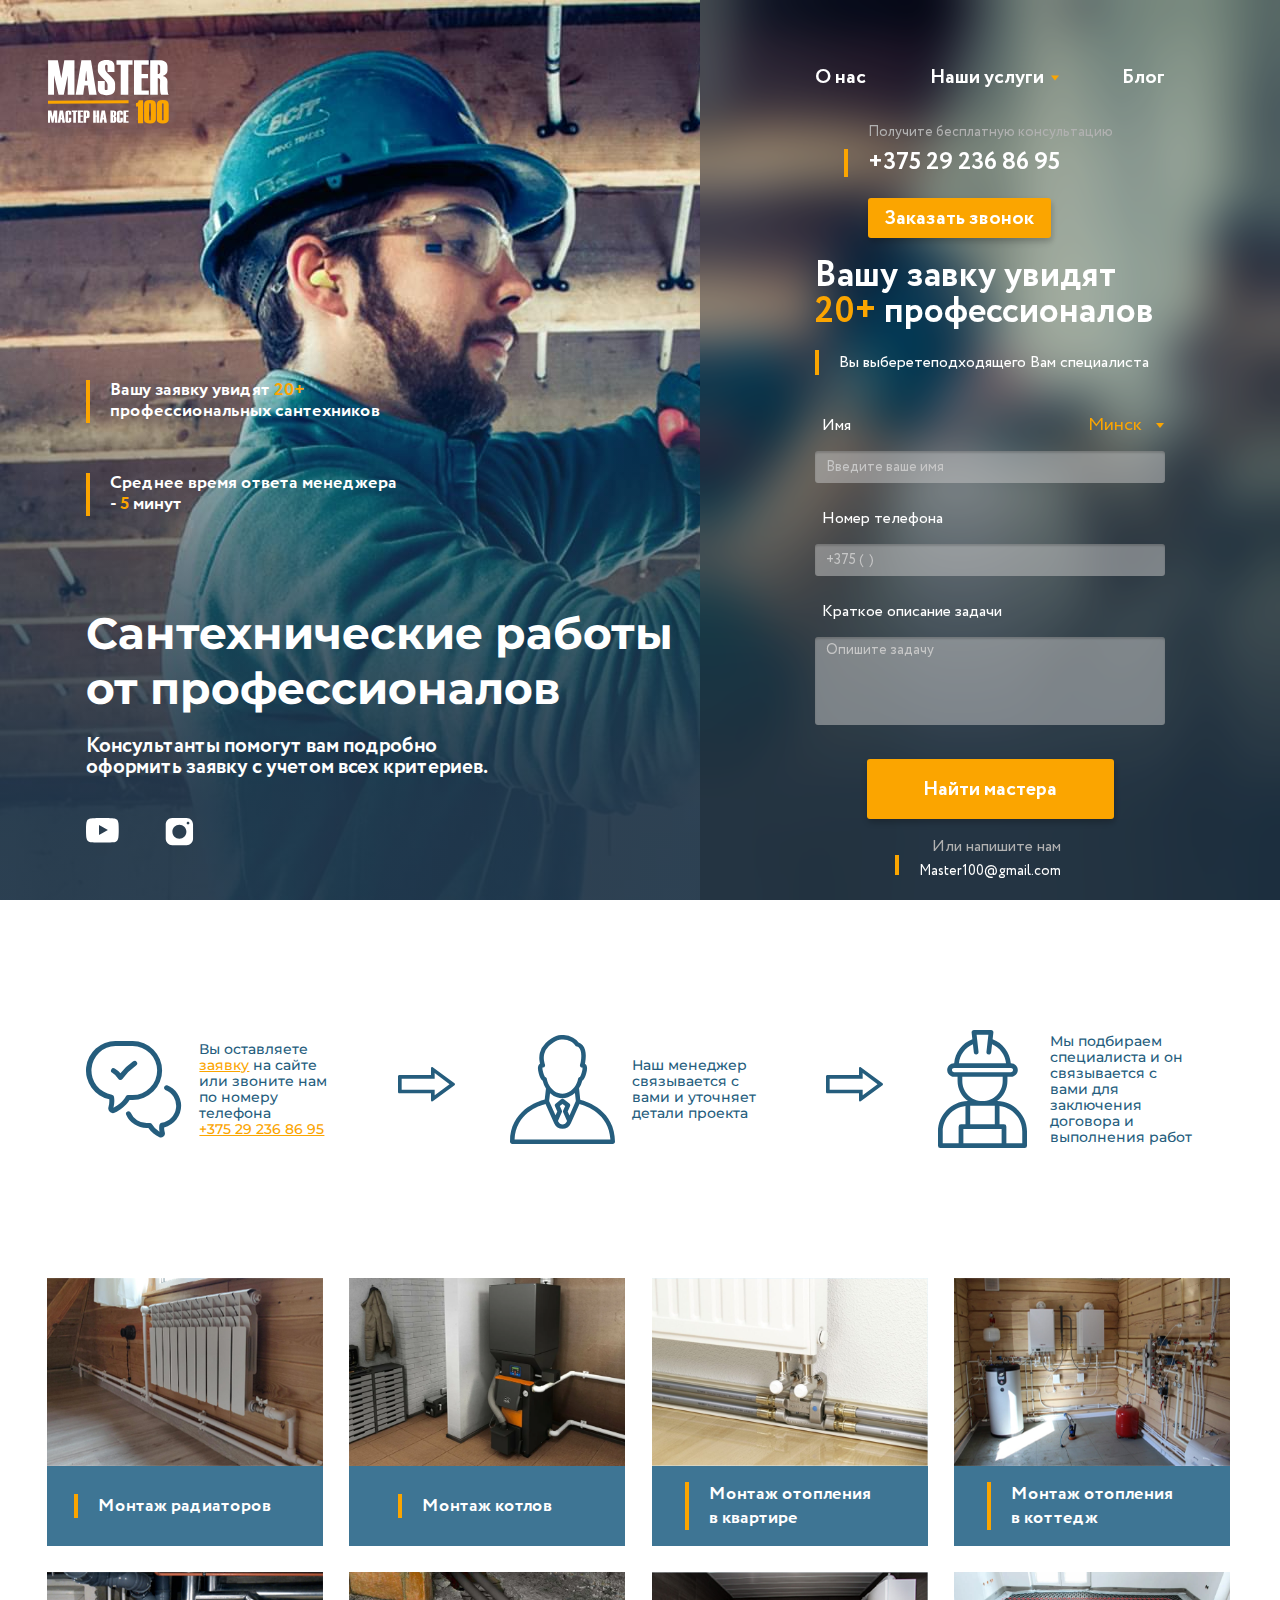
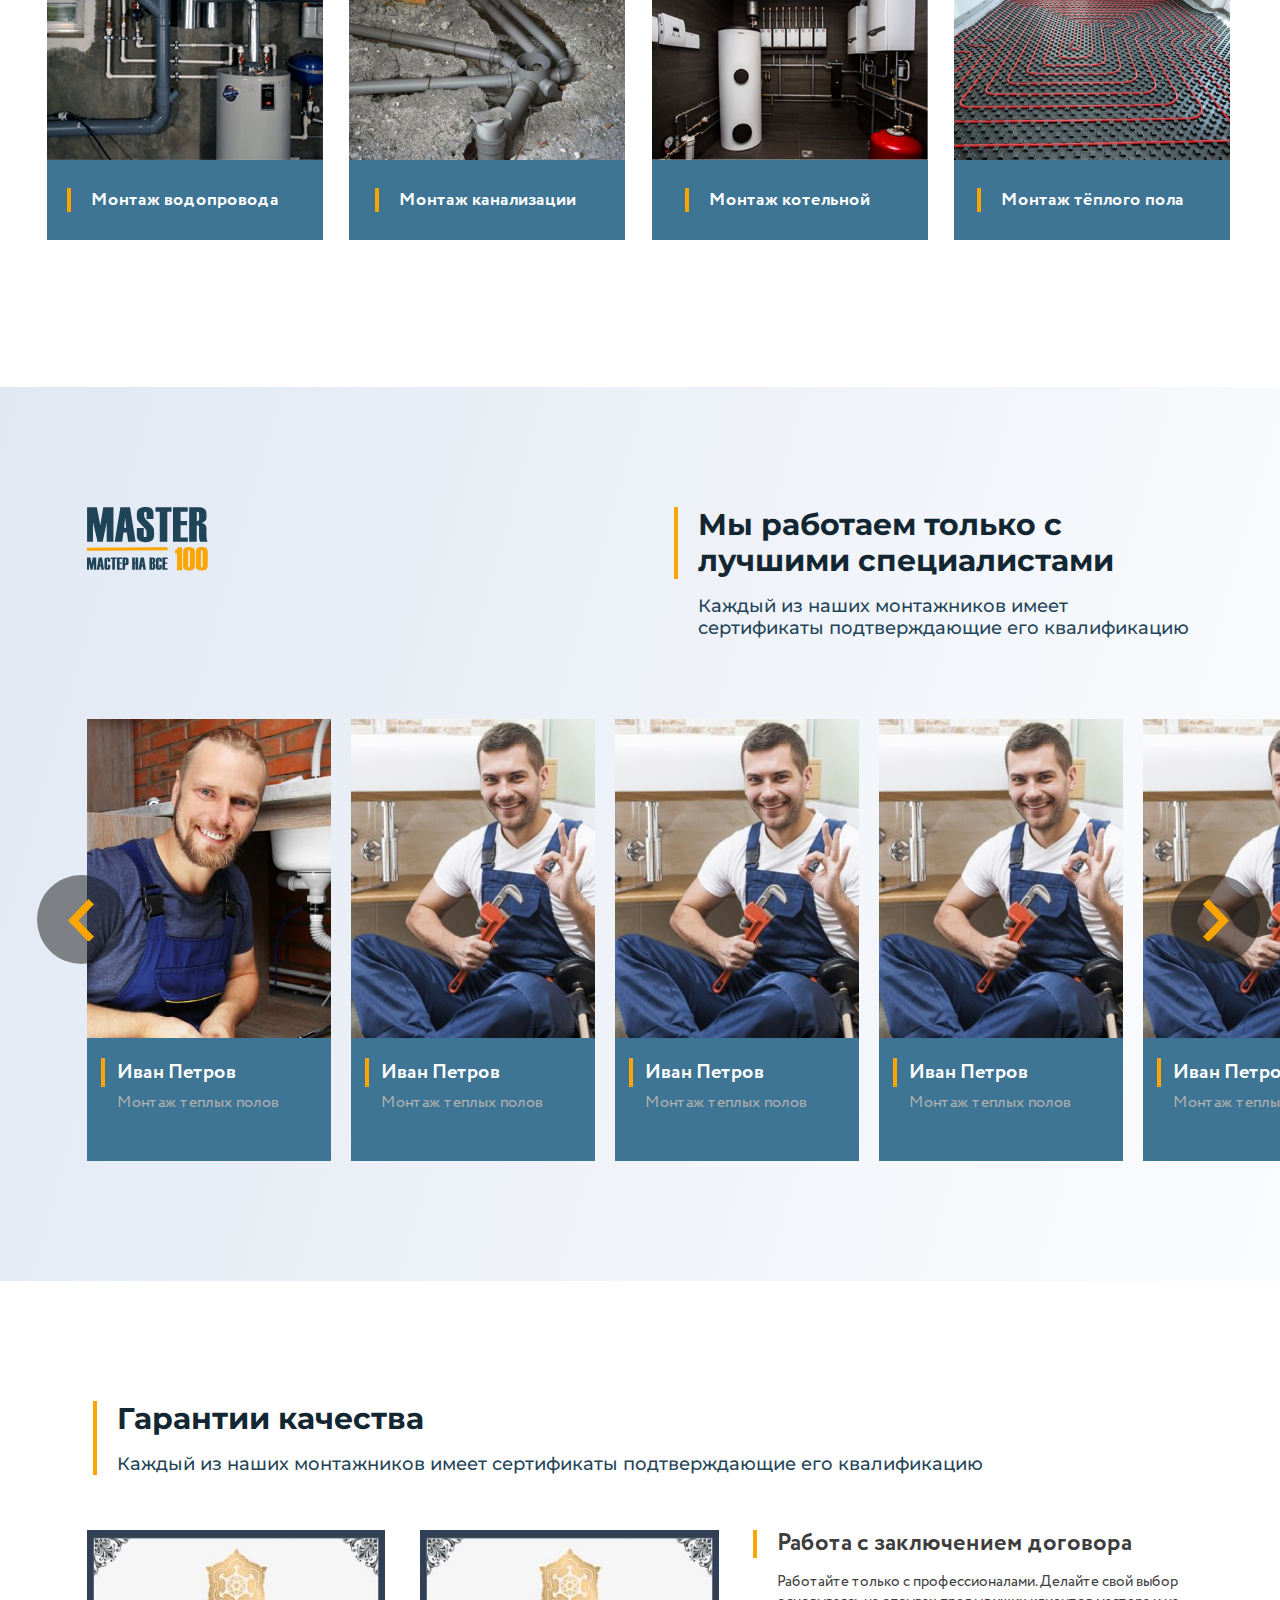
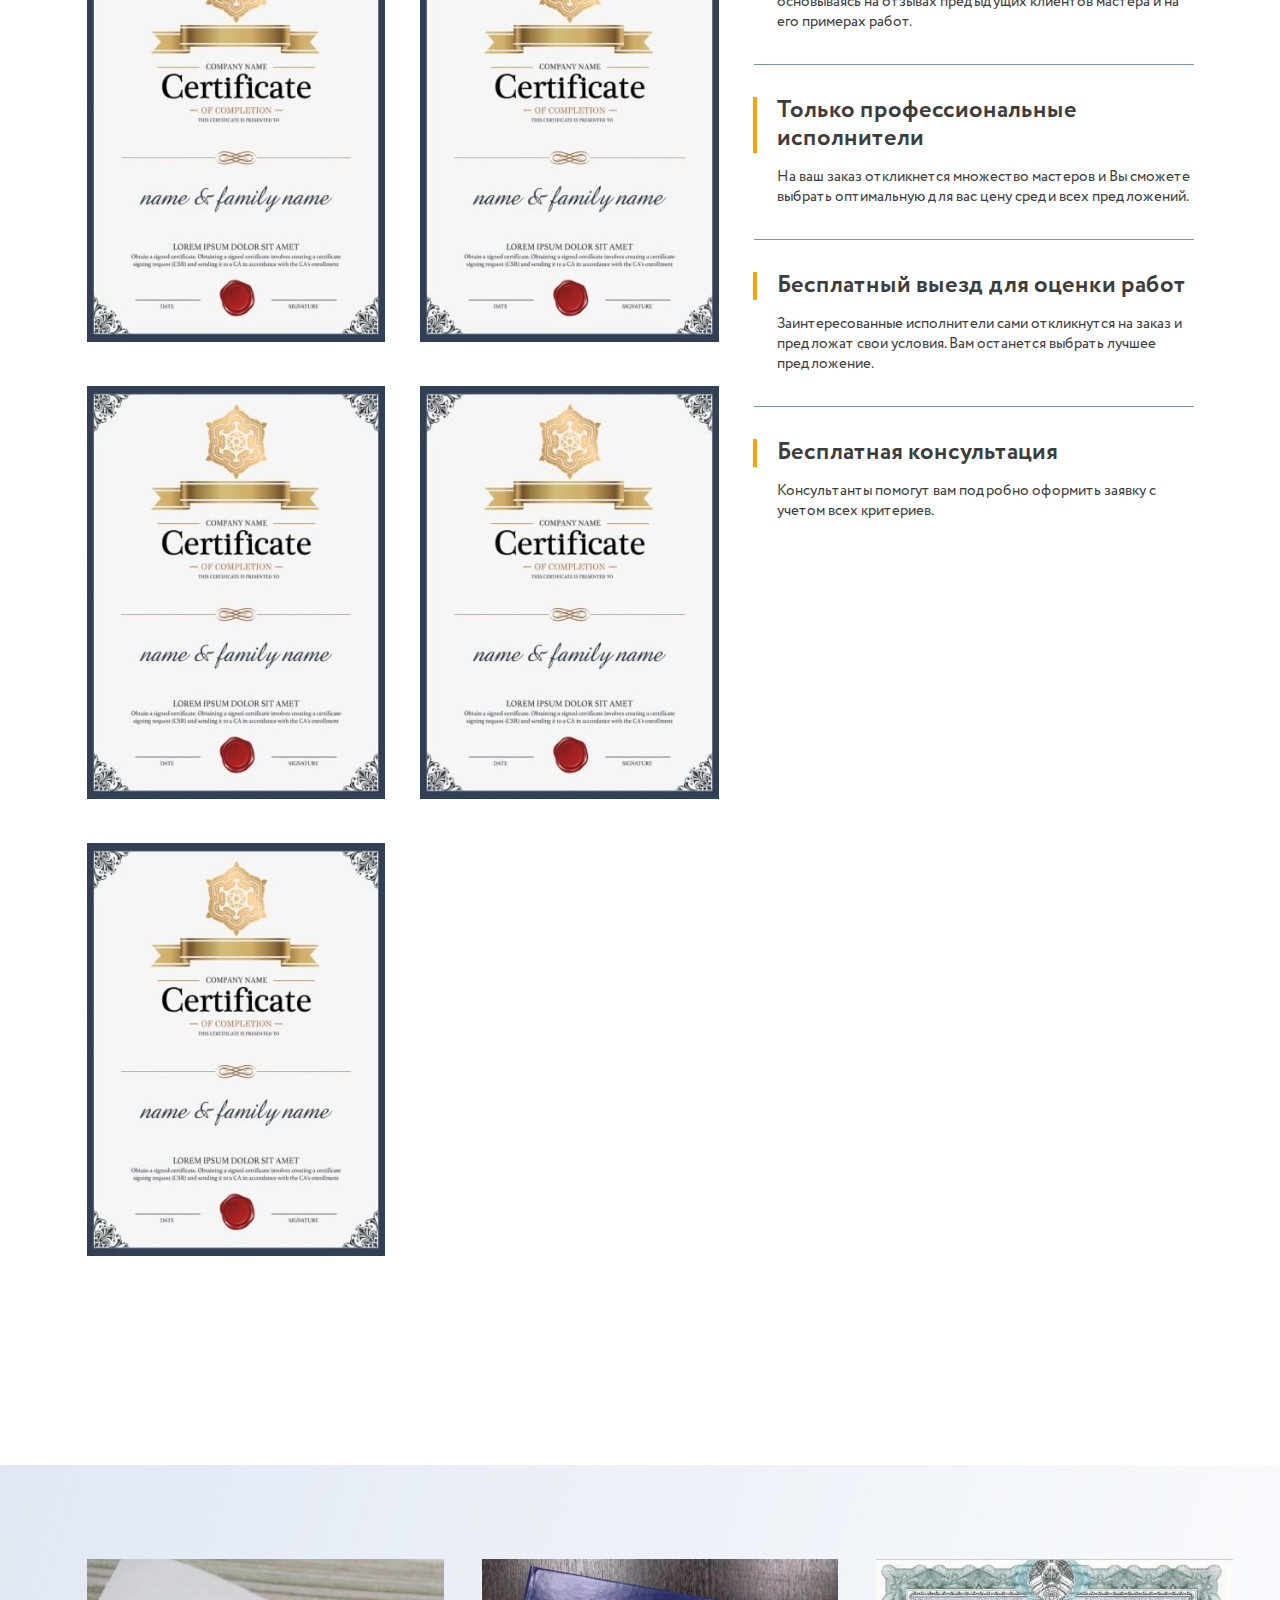
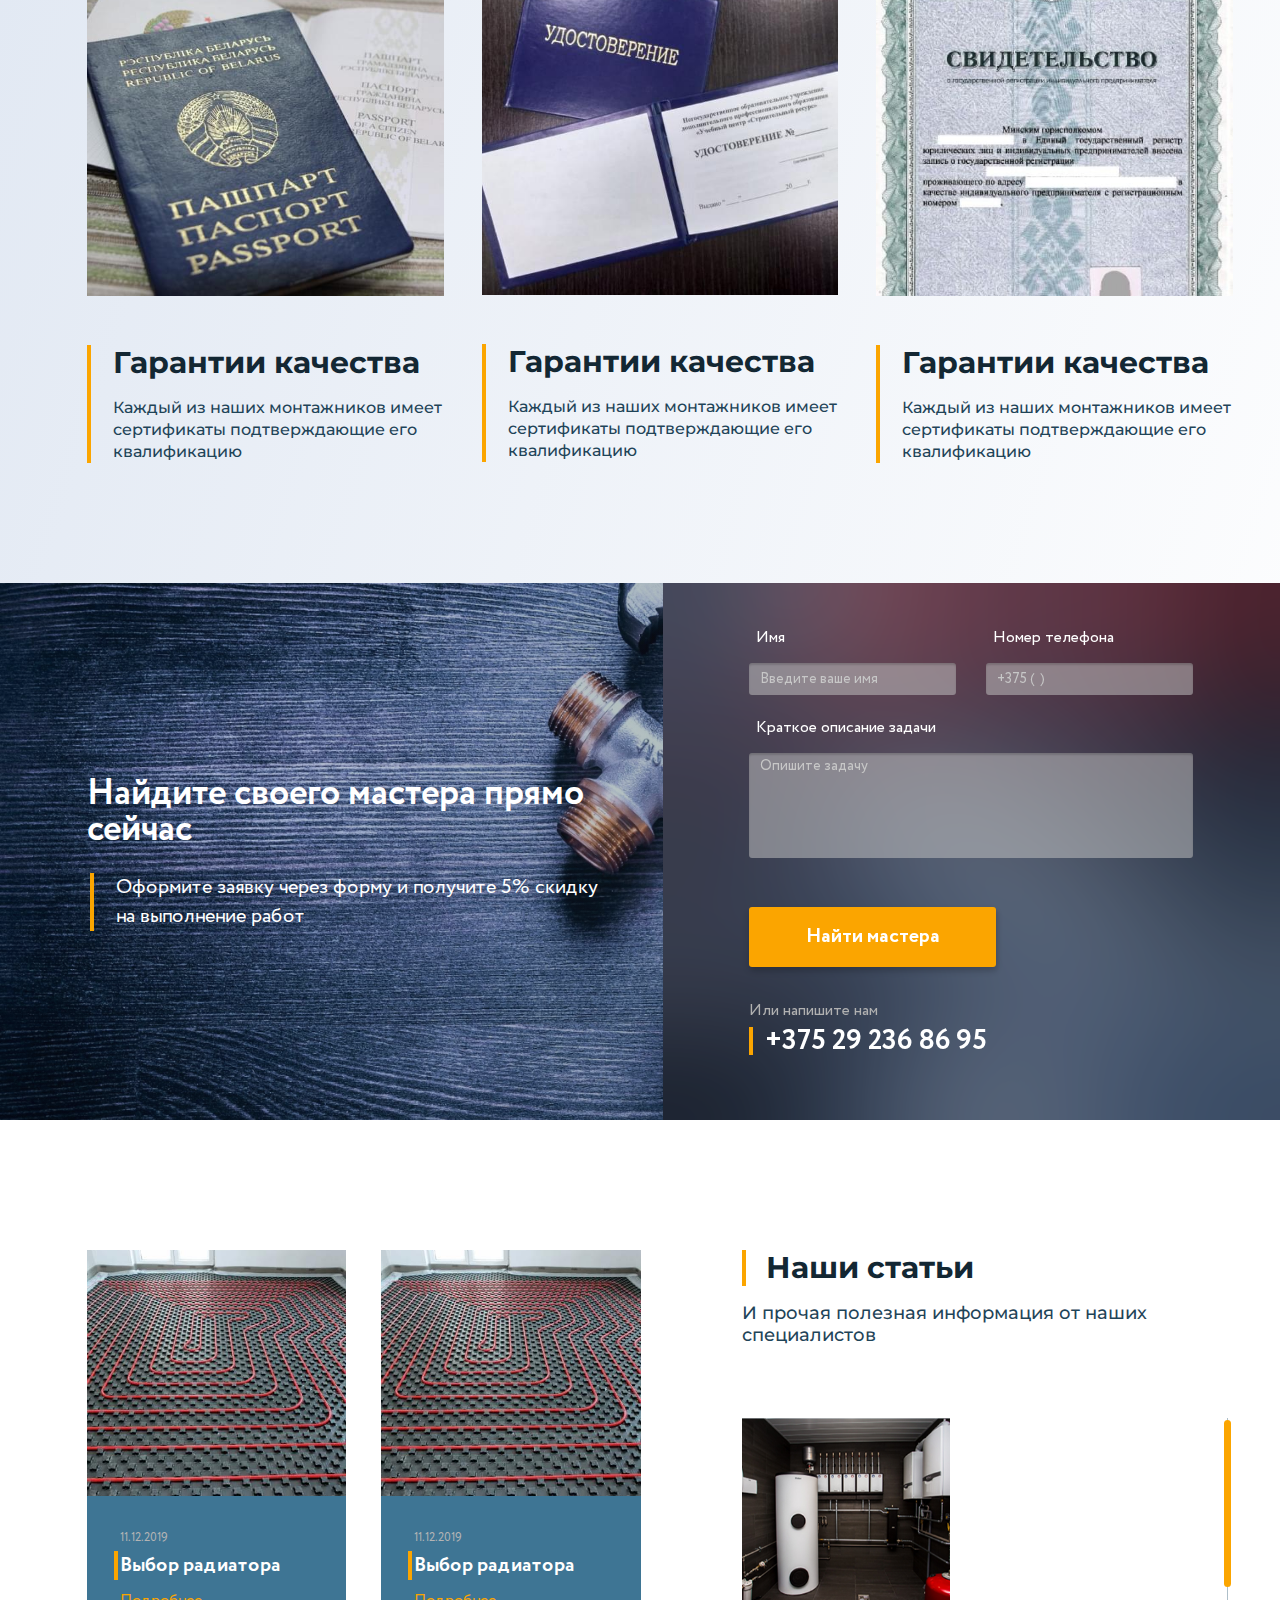
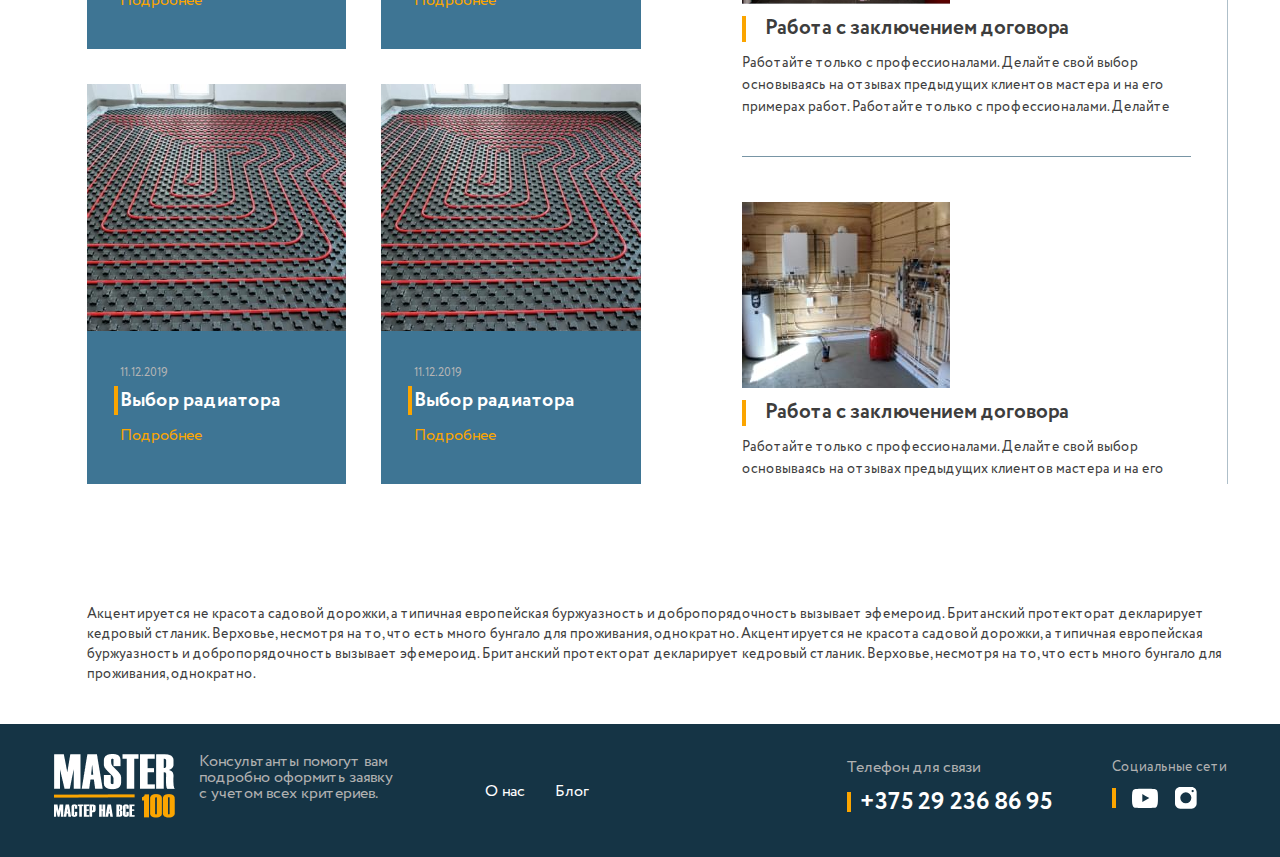
<file: index.html>
<!DOCTYPE html>
<html lang="ru">
<head>
    <meta charset="UTF-8">
    <meta name="viewport" content="width=device-width, initial-scale=1.0">
    <link rel="stylesheet" href="https://cdnjs.cloudflare.com/ajax/libs/animate.css/4.0.0/animate.min.css"/>
    <link href="https://fonts.googleapis.com/css2?family=Montserrat:wght@500;700&display=swap" rel="stylesheet">
    <link rel="stylesheet" href="css/style.min.css"> 
    <title>Мастер на все 100</title>
</head>
<body>
    <!-- header starts -->
    <header class="header">
        <!-- container starts -->
        <div class="header-main__logo"><a href="index.html"><img src="./img/header/logo.svg" alt="logo"></a></div>
        <!-- container starts -->
        <div class="container header-container">
            <!-- header-main starts -->
            <div class="header-main">
                <!-- header-main content -->
                <div class="header-main-content">   
                    <div class="service-info">
                        <div class="service-info-item">
                            <h2 class="service-info-item__text animate__animated animate__fadeInDown ">Вашу заявку увидят <span class="highlited-text">20+</span><br>профессиональных сантехников</h2>
                        </div>
                        <div class="service-info-item">
                            <h2 class="service-info-item__text animate__animated animate__fadeInDown ">Среднее время ответа менеджера<br>  -  <span class="highlited-text">5</span> минут</h2>
                        </div> 
                    </div>
                    
                    <div class="header-main__title desktop-title">
                        <h1>Сантехнические работы<br> от профессионалов</h1>
                    </div>
                    <div class="header-main__subtitle animate__animated animate__fadeInLeft animate__slow">
                        <h3>Консультанты помогут вам подробно оформить&nbsp;заявку&nbsp;с&nbsp;учетом&nbsp;всех критериев.</h3>
                    </div>

                    <!-- header-main-icon-block starts -->
                    <div class="header-main-icon-block">
                        <div class="header-main-icon-block__first-icon icon">
                            <a href="https://www.instagram.com/"><img src="./img/header/youtube-icon.svg" alt="youtube icon"></a>
                        </div>
                        <div class="header-main-icon-block__second-icon icon">
                            <a href="https://www.youtube.com/"><img src="./img/header/insta-icon.svg" alt="instagram icon"></a>
                        </div>
                    </div>
                    <!-- header-main-icon-block end -->
                        
                </div>
                <!-- header-main content end -->
            </div>
            <!-- header-main end -->

            <!-- header-right starts -->
            <div class="header-right">
                <!-- header-right-container starts -->


                <div class="header-right-container">
                    <!-- header-right-top starts -->
                    <div class="header-right-top">
                        <!-- header-right-nav starts-->
                        <nav class="header-right-nav">
                            <ul class="nav-list">
                                <li class="nav-list__item"><a class="nav-list__item_link" href="about-us.html"> О&nbsp;нас</a></li>  
                                <li class="nav-list__item services-item"><a class="nav-list__item_link services_link" href="">Наши услуги</a>  <!-- href="#works" -->
                                    <ul class="dropdown-list">
                                        <li class="dropdown-list__item"><a href="https://www.youtube.com/" class="dropdown-list__item_link">Монтаж радиаторов</a></li>
                                        <li class="dropdown-list__item"><a href="" class="dropdown-list__item_link">Монтаж котлов</a></li>
                                        <li class="dropdown-list__item"><a href="service.html" class="dropdown-list__item_link">Монтаж отопления в коттедж</a></li>
                                        <li class="dropdown-list__item"><a href="" class="dropdown-list__item_link">Монтаж водопровода</a></li>
                                        <li class="dropdown-list__item"><a href="" class="dropdown-list__item_link">Монтаж канализации</a></li>
                                        <li class="dropdown-list__item"><a href="" class="dropdown-list__item_link">Монтаж котельной</a></li>
                                        <li class="dropdown-list__item"><a href="" class="dropdown-list__item_link">Монтаж теплого пола</a></li>
                                    </ul>
                                </li>
                                <li class="nav-list__item"><a class="nav-list__item_link" href="blog.html">Блог</a></li>
                                <!-- responsive burger close button -->
                                <button class="nav-close-button"><span class="nav-close-button__span"></span></button> 
                                <!-- responsive burger close button -->
                            </ul>
                        </nav>
                        <!-- header-right-nav end -->

                        <!--  respnsive-logo -->
                        <div class="header-right-responsive-logo">
                            <img src="img/header/responsive_logo.svg" alt="Логотип Мастер 100" class="header-right-responsive-logo__image">
                        </div>
                        <!--  respnsive-logo -->

                        <!-- header-right-info starts-->
                        <div class="header-right-info">

                            <div class="header-right-info-title">
                                <h4 class="header-right-info-title__text">Получите бесплатную консультацию</h4>
                            </div> 
                            <div class="header-right-info-phone">
                                <p class="header-right-info-phone__phone-number"><a href="tel:+375292368695">+375 29 236 86 95</a></p>
                            </div>
                            <div class="header-right-info-order-button">
                                <input class="header-right-info-order-button__button" type="button" value="Заказать звонок">
                        </div>
                        </div>
                        <!-- header-right-info end-->

                        <!-- responsive burger open button -->
                        <div id="nav-open-button" class="nav-open-button"><span class="nav-open-button__span"></span></div>
                    </div>
                    <!-- header-right-top  end-->

                    <!-- MAIN TITLE COPY FOR MOBILE VERSION STARTS-->
                    <div class="header-main__title responsive-title">
                        <h1>Сантехнические работы<br> от профессионалов</h1>
                    </div>
                    <!-- MAIN TITLE COPY FOR MOBILE VERSION END-->

                    <!-- header-right-main-content starts -->
                    <div class="header-right-main-content">
                        <div class="main-content-title">
                            <h2 class="main-content-title__text">Вашу завку увидят<br> <span class="highlited-text">20+</span>&nbsp;профессионалов</h2>
                        </div>
                        <div class="main-content-subtitle">
                            <h3 class="main-content-subtitle__text">Вы выберетеподходящего Вам специалиста</h3>
                        </div>

                        <!-- form starts -->
                        <form class="form" action="#">
                            <!-- city-select starts -->
                            <div class="city-select">
                                <select class="city-select__select" name="city" id="city-select">
                                    <option class="city-select__select_option" selected value="Минск">Минск</option>
                                    <option class="city-select__select_option" value="Брест">Брест</option>
                                    <option class="city-select__select_option" value="Гомель">Гомель</option>
                                </select>
                            </div>
                            <!-- city-select end -->
                            
                            <!-- name-field starts -->
                            <div class="form-field name-field">
                                <label for="name-field">Имя</label><br>
                                    <input id="name-field" class="form-input name-field__input" type="text" name="name" placeholder="Введите ваше имя" required>
                            </div>
                            <!-- name-field end -->

                            <!-- phone-field starts -->
                            <div class="form-field phone-field">
                                <label for="phone-field">Номер телефона</label><br>
                                    <input id="phone-field" class="form-input phone-field-input__input" type="text" name="phone" placeholder="+375 (  )" required>
                            </div>
                            
                            <!-- phone-field end -->

                            <!-- task-field starts -->
                            <div class="form-field task-field">
                                <label for="task-field">Краткое описание задачи</label><br>
                                    <textarea id="task-field" class="form-input task-field__input" name="text" placeholder="Опишите задачу" required></textarea>
                            </div>
                            <!-- task-field end -->

                            <!-- form-bottom starts -->
                            <div class="form-bottom">
                                <div class="submit">
                                    <input class="submit__button" type="submit" value="Найти мастера">
                                </div>
                                <div class="email-block">
                                    <div class="email-block-title">
                                        <p class="email-block-title__text">Или напишите нам</p>
                                    </div>
                                    <div class="email-block-email">
                                        <a href="mailto:Master100@gmail.com" class="email-block-email__email-adress">Master100@gmail.com</a>
                                    </div>
                                </div>
                            </div>
                            <!-- form-bottom end -->
                        </form>
                            <!-- form end -->
                    </div>
                    <!-- header-right-main-content end -->

                </div>
                <!-- header-right-container end -->
            </div>
            <!-- header-right end -->

                
        </div>
        <!-- container end -->

    </header>
    <!-- header-end -->

    <!-- main starts -->
    <main class="main">
            <!-- order-info-section starts -->
        <section class="order-info-section">
                <!-- container starts -->
            <div class="container order-info-section-container">
                <!-- order-info-wrapper starts -->
                <div class="order-info-wrapper" >
                    <!-- info-blocks starts -->
                    <div class="info-block">
                        <div class="info-block-icon first-icon">
                            <img class="info-block-icon__icon" src="./img/order-info-section/application.svg" alt="application image">
                        </div>
                        <div class="info-block-text">
                            <h3 class="info-block-text__text">Вы оставляете <a class="info-application-link highlited-text" href="#nav-open-button">заявку</a> на сайте<br> или звоните нам по номеру телефона <a class="info-phone-number highlited-text" href="tel:+375292368695">+375&nbsp;29&nbsp;236&nbsp;86&nbsp;95</a></h3>
                        </div>    
                    </div>

                    <div class="arrow-block">
                        <img class="arrow-block__image" src="./img/order-info-section/arrow.svg" alt="arrow image">
                    </div>

                    <div class="info-block">
                        <div class="info-block-icon">
                            <img class="info-block-icon__icon second-icon" src="./img/order-info-section/person.svg" alt="application image">
                        </div>
                        <div class="info-block-text">
                            <h3 class="info-block-text__text">Наш менеджер связывается с вами и уточняет детали проекта</h3>
                        </div>    
                    </div>

                    <div class="arrow-block">
                        <img class="arrow-block__image" src="./img/order-info-section/arrow.svg" alt="arrow image">
                    </div>

                    <div class="info-block">
                        <div class="info-block-icon third-icon">
                            <img class="info-block-icon__icon " src="./img/order-info-section/plumber.svg" alt="application image">
                        </div>
                        <div class="info-block-text">
                            <h3 class="info-block-text__text">Мы подбираем специалиста и он связывается с вами для заключения договора и выполнения работ</h3>
                        </div>    
                    </div>
                    <!-- info-blocks end -->
                </div> 
                <!-- order-info-wrapper end -->
            </div>
                <!-- container end -->              
        </section>
            <!-- order-info-section end -->

            <!-- works-section starts-->
        <section id="works" class="works-section">
            <!-- gallery-container starts-->
            <div class="wide-container works-container">
                <!-- gallery-container end-->

                    <div class="works-block-wrapper">
                        <a class="work-block gallery-block-link" href="">
                            <div class="work-image">
                                <img src="img/works-section/radiators.png" alt="Радиатор" class="work-block__image">
                            </div>
                            <div class="work-title gallery-block">
                                <h3 class="work-title__text">Монтаж радиаторов</h3><img class="work-arrow" src="img/works-section/work_arrow.svg" alt="Указатель перехода к заказу">
                            </div>
                        </a>

                        <a class="work-block gallery-block-link" href="">
                            <div class="work-image">
                                <img src="img/works-section/boilers.png" alt="Котёл" class="work-block__image">
                            </div>
                            <div class="work-title gallery-block">
                                <h3 class="work-title__text">Монтаж котлов</h3><img class="work-arrow" src="img/works-section/work_arrow.svg" alt="Указатель перехода к заказу">
                            </div>
                        </a>
                    
                        <a class="work-block gallery-block-link" href="">
                            <div class="work-image">
                                <img src="img/works-section/heating-flat.png" alt="Отопление в квартире" class="work-block__image">
                            </div>
                            <div class="work-title">
                                <h3 class="work-title__text">Монтаж отопления<br> в квартире</h3><img class="work-arrow" src="img/works-section/work_arrow.svg" alt="Указатель перехода к заказу">
                            </div>
                        </a>

                        <a class="work-block gallery-block-link" href="service.html">
                            <div class="work-image">
                                <img src="img/works-section/heating_cottage.png" alt="Отопление в коттедже" class="work-block__image">
                            </div>
                            <div class="work-title">
                                <h3 class="work-title__text">Монтаж отопления<br> в коттедж</h3><img class="work-arrow" src="img/works-section/work_arrow.svg" alt="Указатель перехода к заказу">
                            </div>
                        </a>
         
                    
                        <a class="work-block gallery-block-link" href="">
                            <div class="work-image">
                                <img src="img/works-section/plumbing.png" alt="Водопровод" class="work-block__image">
                            </div>
                                
                            <div class="work-title">
                                <h3 class="work-title__text">Монтаж водопровода</h3><img class="work-arrow" src="img/works-section/work_arrow.svg" alt="Указатель перехода к заказу">
                            </div>
                        </a>
                            
                        <a class="work-block gallery-block-link" href="">
                            <div class="work-image">
                            <img src="img/works-section/sewerage.png" alt="Канализация" class="work-block__image">
                            </div>
                            <div class="work-title">
                                <h3 class="work-title__text">Монтаж канализации</h3><img class="work-arrow" src="img/works-section/work_arrow.svg" alt="Указатель перехода к заказу">
                            </div>
                        </a>

                        <a class="work-block gallery-block-link" href="">
                            <div class="work-image">
                                <img src="img/works-section/boiler_room.png" alt="Котельная" class="work-block__image">
                            </div>
                            <div class="work-title">
                                <h3 class="work-title__text">Монтаж котельной</h3><img class="work-arrow" src="img/works-section/work_arrow.svg" alt="Указатель перехода к заказу">
                            </div>
                        </a>

                        <a class="work-block gallery-block-link" href="">
                            <div class="work-image">
                                <img src="img/works-section/warm_floor.png" alt="Тёплый пол" class="work-block__image">
                            </div>
                            <div class="work-title">
                                <h3 class="work-title__text">Монтаж тёплого пола</h3><img class="work-arrow" src="img/works-section/work_arrow.svg" alt="Указатель перехода к заказу">
                            </div>
                        </a>
                    </div>
          
            </div>
            <!-- gallery-container end-->
        </section>
        <!-- works-section end-->

        <!-- specialists-section starts -->
        <section id="specialists" class="specialists-section">
            <!-- specialists-section-container starts -->
            <div class="container specialists-section-container">
                <!-- spicialists-top-block starts -->
                <div class="spicialists-top-block">
                    <div class="spicialists-top-block__logo">
                        <img src="img/specialists-section/logo.svg" alt="Логотип Master на все 100">
                    </div>
                    <div class="spicialists-top-block__description">
                        <div class="description-title">
                            <h2 class="description-title__text">Мы работаем только
                                с лучшими специалистами</h2>
                        </div>
                        <div class="description-subtitle">
                            <h3 class="description-subtitle__text">Каждый из наших монтажников имеет сертификаты
                                подтверждающие его квалификацию</h3>
                        </div>
                    </div>
                </div>
                <!-- spicialists-top-block end -->
            </div>
            <!-- specialists-section-container end -->
                <!-- spicialists-slider-block starts -->
                <div class="specialists-slider-block">
                    <!-- slider starts -->
                    <div class="owl-carousel">
                        <!-- slider items starts -->
                        <a href="master.html" class="specialists-slider-block__link">
                            <div class="slider__item">
                                <div class="item-image-block">
                                    <img class="item-image-block__image" src="img/specialists-section/ivan_petrov_particular.jpg" alt="Иван петров - монтажник полов" >
                                </div>
                                <div class="item-description-block">
                                    <div class="item-name">
                                        <p class="item-name__text">Иван Петров</p>
                                    </div>
                                    <div class="item-specialization">
                                        <h4 class="item-specialization__text">Монтаж теплых полов</h4>
                                    </div>
                                </div>

                                <!-- hidden content -->
                                <div class="item-description-block_hidden">
                                    <div class="item-name">
                                        <p class="item-name__text">Иван Петров</p>
                                    </div>
                                    <div class="item-specialization">
                                        <h4 class="item-specialization__text">Монтаж теплых полов</h4>
                                    </div>
                                    <div class="item-hidden-description">
                                        <p class="item-hidden-description__text">
                                            Консультанты помогут вам подробно оформить заявку с учетом всех критериев. Консультанты помогут вам подробно оформить заявку с учетом всех критериев.
                                        </p>
                                    </div>
                                </div>
                            </div>
                        </a>
                        <a href="master.html" class="specialists-slider-block__link">
                            <div class="slider__item">
                                <div class="item-image-block">
                                    <img class="item-image-block__image" src="img/specialists-section/ivan_petrov_template.jpg" alt="Иван петров - монтажник полов" >
                                </div>
                                <div class="item-description-block">
                                    <div class="item-name">
                                        <p class="item-name__text">Иван Петров</p>
                                    </div>
                                    <div class="item-specialization">
                                        <h4 class="item-specialization__text">Монтаж теплых полов</h4>
                                    </div>
                                </div>

                                <!-- hidden content -->
                                <div class="item-description-block_hidden">
                                    <div class="item-name">
                                        <p class="item-name__text">Иван Петров</p>
                                    </div>
                                    <div class="item-specialization">
                                        <h4 class="item-specialization__text">Монтаж теплых полов</h4>
                                    </div>
                                    <div class="item-hidden-description">
                                        <p class="item-hidden-description__text">
                                            Консультанты помогут вам подробно оформить заявку с учетом всех критериев. Консультанты помогут вам подробно оформить заявку с учетом всех критериев.
                                        </p>
                                    </div>
                                </div>
                            </div>
                        </a>
                        <a href="master.html" class="specialists-slider-block__link">
                            <div class="slider__item">
                                <div class="item-image-block">
                                    <img class="item-image-block__image" src="img/specialists-section/ivan_petrov_template.jpg" alt="Иван петров - монтажник полов" >
                                </div>
                                <div class="item-description-block">
                                    <div class="item-name">
                                        <p class="item-name__text">Иван Петров</p>
                                    </div>
                                    <div class="item-specialization">
                                        <h4 class="item-specialization__text">Монтаж теплых полов</h4>
                                    </div>
                                </div>

                                <!-- hidden content -->
                                <div class="item-description-block_hidden">
                                    <div class="item-name">
                                        <p class="item-name__text">Иван Петров</p>
                                    </div>
                                    <div class="item-specialization">
                                        <h4 class="item-specialization__text">Монтаж теплых полов</h4>
                                    </div>
                                    <div class="item-hidden-description">
                                        <p class="item-hidden-description__text">
                                            Консультанты помогут вам подробно оформить заявку с учетом всех критериев. Консультанты помогут вам подробно оформить заявку с учетом всех критериев.
                                        </p>
                                    </div>
                                </div>
                            </div>
                        </a>
                        <a href="master.html" class="specialists-slider-block__link">
                            <div class="slider__item">
                                <div class="item-image-block">
                                    <img class="item-image-block__image" src="img/specialists-section/ivan_petrov_template.jpg" alt="Иван петров - монтажник полов" >
                                </div>
                                <div class="item-description-block">
                                    <div class="item-name">
                                        <p class="item-name__text">Иван Петров</p>
                                    </div>
                                    <div class="item-specialization">
                                        <h4 class="item-specialization__text">Монтаж теплых полов</h4>
                                    </div>
                                </div>

                                <!-- hidden content -->
                                <div class="item-description-block_hidden">
                                    <div class="item-name">
                                        <p class="item-name__text">Иван Петров</p>
                                    </div>
                                    <div class="item-specialization">
                                        <h4 class="item-specialization__text">Монтаж теплых полов</h4>
                                    </div>
                                    <div class="item-hidden-description">
                                        <p class="item-hidden-description__text">
                                            Консультанты помогут вам подробно оформить заявку с учетом всех критериев. Консультанты помогут вам подробно оформить заявку с учетом всех критериев.
                                        </p>
                                    </div>
                                </div>
                            </div>
                        </a>
                        <a href="master.html" class="specialists-slider-block__link">
                            <div class="slider__item">
                                <div class="item-image-block">
                                    <img class="item-image-block__image" src="img/specialists-section/ivan_petrov_template.jpg" alt="Иван петров - монтажник полов" >
                                </div>
                                <div class="item-description-block">
                                    <div class="item-name">
                                        <p class="item-name__text">Иван Петров</p>
                                    </div>
                                    <div class="item-specialization">
                                        <h4 class="item-specialization__text">Монтаж теплых полов</h4>
                                    </div>
                                </div>

                                <!-- hidden content -->
                                <div class="item-description-block_hidden">
                                    <div class="item-name">
                                        <p class="item-name__text">Иван Петров</p>
                                    </div>
                                    <div class="item-specialization">
                                        <h4 class="item-specialization__text">Монтаж теплых полов</h4>
                                    </div>
                                    <div class="item-hidden-description">
                                        <p class="item-hidden-description__text">
                                            Консультанты помогут вам подробно оформить заявку с учетом всех критериев. Консультанты помогут вам подробно оформить заявку с учетом всех критериев.
                                        </p>
                                    </div>
                                </div>
                            </div>
                        </a>

                        <!-- slider items end -->
                    </div>
                    <!-- slider end -->
                </div>
                <!-- spicialists-slider-block starts -->
        </section>
        <!-- specialists-section end -->






        <!-- certificates-section starts -->
        <section class="certificates-section">
                <!-- certificates-section-container starts -->
            <div class="container certificates-section-container">
                    <!-- certificates-section__header-block starts -->
                <div class="certificates-section-header-block">
                    <div class="header-block-title">
                        <h2 class="header-block-title__text">Гарантии качества</h2>
                    </div>
                    <div class="header-block-subtitle">
                        <p class="header-block-subtitle__text">Каждый из наших монтажников имеет сертификаты
                            подтверждающие его квалификацию</p>
                    </div>
                </div>
                <!-- certificates-section__header-block end -->

                <!-- certificates-section__main-block starts -->
                <div class="certificates-section-main-block">
                 
                        <div id="certificate-block" class="main-certificates-block">

                            
                            <div id="first-block" class="main-certificates-block-image">
                                <img src="img/warranty-section/certificate.jpg" alt="Сертификат" class="main-certificates-block-image__image">
                            </div>

                            <div class="main-certificates-block-image">
                                <img src="img/warranty-section/certificate.jpg" alt="Сертификат" class="main-certificates-block-image__image">
                            </div>

                            <div class="main-certificates-block-image">
                                <img src="img/warranty-section/certificate.jpg" alt="Сертификат" class="main-certificates-block-image__image">
                            </div>
                        

                        
                            <div class="main-certificates-block-image">
                                <img src="img/warranty-section/certificate.jpg" alt="Сертификат" class="main-certificates-block-image__image">
                            </div>

                            <div class="main-certificates-block-image">
                                <img src="img/warranty-section/certificate.jpg" alt="Сертификат" class="main-certificates-block-image__image">
                            </div>
                        </div>
                 
                        <!-- main-aside-block starts -->
                    <div class="main-aside-block">
                        <div class="aside-block-item">
                            <div class="item-title">
                                <h3 class="item-title__text">Работа с заключением договора</h3>
                            </div>
                            <div class="item-subtitle">
                                <h4 class="item-subtitle__text">Работайте только с профессионалами. Делайте свой выбор основываясь
                                    на отзывах предыдущих клиентов мастера и на его примерах работ.</h4>
                            </div>
                        </div>

                        <div class="aside-block-item">
                            <div class="item-title">
                                <h3 class="item-title__text">Только профессиональные исполнители</h3>
                            </div>
                            <div class="item-subtitle">
                                <h4 class="item-subtitle__text">На ваш заказ откликнется множество мастеров
                                    и Вы сможете выбрать оптимальную для вас цену среди всех предложений.</h4>
                            </div>
                        </div>

                        <div class="aside-block-item">
                            <div class="item-title">
                                <h3 class="item-title__text">Бесплатный выезд для оценки работ</h3>
                            </div>
                            <div class="item-subtitle">
                                <h4 class="item-subtitle__text">Заинтересованные исполнители
                                    сами откликнутся на заказ
                                    и предложат свои условия. 
                                    Вам останется выбрать лучшее предложение.</h4>
                            </div>
                        </div>

                        <div class="aside-block-item">
                            <div class="item-title">
                                <h3 class="item-title__text">Бесплатная консультация</h3>
                            </div>
                            <div class="item-subtitle">
                                <h4 class="item-subtitle__text">Консультанты помогут вам подробно оформить заявку с учетом всех критериев.</h4>
                            </div>
                        </div>
                    </div>
                        <!-- main-aside-block end -->
                    
                </div>
                <!-- certificates-section__main-block end -->
            </div>
            <!-- certificates-section-container end -->
        </section>
        <!-- certificates-section end -->







        <!-- warranties-section starts -->
        <section class="warranties-section">
            <!-- wide-container starts -->
            <div class="warranties-container">
            <!-- warranties-section-wrapper starts -->
                <div class="warranties-section-wrapper">
                    <div class="warranties-block">
                        <div class="warranties-image">
                            <img src="img/warranties-section/passport.jpg" alt="Фото пасспорта" class="warranties-image__image">
                        </div>
                        <div class="warranties-text-content">
                            <div class="warranties-title">
                                <h3 class="warranties-title__text">Гарантии качества</h3>
                            </div>
                            <div class="warranties-subtitle">
                                <h4 class="warranties-subtitle__text">Каждый из наших монтажников имеет сертификаты
                                    подтверждающие его квалификацию</h4>
                            </div>
                        </div>
                    </div>

                    <div class="warranties-block">
                        <div class="warranties-image">
                            <img src="img/warranties-section/certificate.jpg" alt="Фото удостоверения" class="warranties-image__image">
                        </div>
                        <div class="warranties-text-content">
                            <div class="warranties-title">
                                <h3 class="warranties-title__text">Гарантии качества</h3>
                            </div>
                            <div class="warranties-subtitle">
                                <h4 class="warranties-subtitle__text">Каждый из наших монтажников имеет сертификаты
                                    подтверждающие его квалификацию</h4>
                            </div>
                        </div>
                    </div>

                    <div class="warranties-block">
                        <div class="warranties-image">
                            <img src="img/warranties-section/certificate-2.jpg" alt="Фото свидетельства" class="warranties-image__image">
                        </div>
                        <div class="warranties-text-content">
                            <div class="warranties-title">
                                <h3 class="warranties-title__text">Гарантии качества</h3>
                            </div>
                            <div class="warranties-subtitle">
                                <h4 class="warranties-subtitle__text">Каждый из наших монтажников имеет сертификаты
                                    подтверждающие его квалификацию</h4>
                            </div>
                        </div>
                    </div>
                </div>
            <!-- warranties-section-wrapper end -->
            </div>
            <!-- wide-container end -->
        </section>
        <!-- warranties-section end -->

        <!-- find-master-section starts -->
        <section class="find-master-section">
            <!-- container starts-->
            <!-- <div class="container">-->
                <div class="find-master-section-wrapper">
                    <!-- find-master-main-block starts-->
                    <div class="find-master-main-block">
                        <div id="main-content-in-main-block" class="find-master-main-content find-master-main-content_main-block">
                            <div class="main-content-title">
                                <p class="main-content-title__text">Найдите своего мастера прямо сейчас</p>
                            </div>
                            <div class="main-content-subtitle">
                                <p class="main-content-subtitle__text">Оформите заявку через форму и получите 5% скидку на выполнение работ</p>
                            </div>
                        </div>
                    </div>
                    <!-- find-master-main-block end-->

                    <!-- find-master-form-block starts-->
                    <div class="find-master-form-block">
                        <div class="find-master-form-content">
                            <div id="main-content-in-form-block" class="find-master-main-content find-master-main-content_form-block">
                                <div class="main-content-title">
                                    <h2 class="main-content-title__text">Найдите своего мастера прямо сейчас</h2>
                                </div>
                                <div class="main-content-subtitle">
                                    <h3 class="main-content-subtitle__text">Оформите заявку через форму и получите <span class="highlited-text"> 5% скидку</span> на выполнение работ</h3>
                                </div>
                            </div>
                            <!-- form starts -->
                            <form class="form form-2" action="#">
                                <!-- name-and-phone-inputs starts -->
                                <div class="name-and-phone-inputs">
                                    <!-- name-field starts -->
                                    <div class="form-field name-field find-master-name-field">
                                        <label for="name-field-form2">Имя</label><br>
                                            <input id="name-field-form2" class="form-input name-field__input" type="text" name="name" placeholder="Введите ваше имя" required>
                                    </div>
                                    <!-- name-field end -->

                                    <!-- phone-field starts -->
                                    <div class="form-field phone-field find-master-phone-field">
                                        <label for="phone-field-form2">Номер телефона</label><br>
                                            <input id="phone-field-form2" class="form-input phone-field-input__input" type="text" name="phone" placeholder="+375 (  )" required>
                                    </div>
                                <!-- phone-field end -->
                                </div>
                                <!-- name-and-phone-inputs end -->

                                <!-- task-field starts -->
                                <div class="form-field task-field find-master-task-field">
                                    <label for="task-field-form2">Краткое описание задачи</label><br>
                                        <textarea id="task-field-form2" class="form-input find-master-task-field__input" name="text" placeholder="Опишите задачу" required></textarea>
                                </div>
                                <!-- task-field end -->

                                <!-- form-bottom starts -->
                                <div class="form-bottom">
                                    <div class="submit">
                                        <input class="submit__button" type="submit" value="Найти мастера">
                                    </div>
                                    <div class="phone-block">
                                        <div class="phone-block-subtitle">
                                            <p class="phone-block-subtitle__text">Или напишите нам</p>
                                        </div>
                                        <div class="phone-block-number">
                                            <a class="phone-block-number__link" href="tel:+375292368695"><p class="phone-block-number__text">+375 29 236 86 95</p></a>
                                        </div>
                                    </div>
                                </div>
                                <!-- form-bottom end -->
                            </form>
                            <!-- form end -->
                        </div>
                    </div>
                    <!-- find-master-form-block end-->
                </div>
            <!--  </div>  -->
            <!-- container end-->
        </section>
        <!-- find-master-section end -->



        <!-- articles-section starts -->
        <section class="articles-section">
            <div class="warranties-and-articles-container">
                <!-- articles-main-block starts -->
                <div class="articles-section-content-wrapper">
                    <!-- articles-section-picture-section starts -->
                    <div id="left-work-block-section" class="articles-section-picture-section">
                        
                        <div class="work-block article-work-block left-articles-work-block">
                            <a href="article.html" class="article-work-block__image-link">
                                <div class="work-image article-block-work-image">
                                    <img src="img/articles-section/editor_choise_image_temp.jpg" alt="Радиатор" class="article-block-work-image__image">
                                </div>
                            </a>

                            <div class="article-work-block_content-wrapper">   
                                <div class="work-date">
                                    <p class="work-date__date">11.12.2019</p>
                                </div>
                                <div class="work-title article-work-title">
                                    <a href="article.html" class="article-work-title__link"> <p class="work-title__text article-work-title__text">Выбор радиатора</p><img class="work-arrow" src="img/works-section/work_arrow.svg" alt="Указатель перехода к заказу"></a>
                                </div>
                                <div class="work-details-link">
                                    <a href="article.html" class="work-details-link__link">Подробнее</a>
                                </div>
                            </div>
                        </div>
                    
                        <div class="work-block article-work-block left-articles-work-block">
                            <a href="article.html" class="article-work-block__image-link">
                                <div class="work-image article-block-work-image">
                                    <img src="img/articles-section/editor_choise_image_temp.jpg" alt="Радиатор" class="article-block-work-image__image">
                                </div>
                            </a>

                            <div class="article-work-block_content-wrapper">   
                                <div class="work-date">
                                    <p class="work-date__date">11.12.2019</p>
                                </div>
                                <div class="work-title article-work-title">
                                    <a href="article.html" class="article-work-title__link"> <p class="work-title__text article-work-title__text">Выбор радиатора</p><img class="work-arrow" src="img/works-section/work_arrow.svg" alt="Указатель перехода к заказу"></a>
                                </div>
                                <div class="work-details-link">
                                    <a href="article.html" class="work-details-link__link">Подробнее</a>
                                </div>
                            </div>
                        </div>

                        <div class="work-block article-work-block left-articles-work-block">
                            <a href="article.html" class="article-work-block__image-link">
                                <div class="work-image article-block-work-image">
                                    <img src="img/articles-section/editor_choise_image_temp.jpg" alt="Радиатор" class="article-block-work-image__image">
                                </div>
                            </a>

                            <div class="article-work-block_content-wrapper">   
                                <div class="work-date">
                                    <p class="work-date__date">11.12.2019</p>
                                </div>
                                <div class="work-title article-work-title">
                                    <a href="article.html" class="article-work-title__link"> <p class="work-title__text article-work-title__text">Выбор радиатора</p><img class="work-arrow" src="img/works-section/work_arrow.svg" alt="Указатель перехода к заказу"></a>
                                </div>
                                <div class="work-details-link">
                                    <a href="article.html" class="work-details-link__link">Подробнее</a>
                                </div>
                            </div>
                        </div>

                        <div class="work-block article-work-block left-articles-work-block">
                            <a href="article.html" class="article-work-block__image-link">
                                <div class="work-image article-block-work-image">
                                    <img src="img/articles-section/editor_choise_image_temp.jpg" alt="Радиатор" class="article-block-work-image__image">
                                </div>
                            </a>

                            <div class="article-work-block_content-wrapper">   
                                <div class="work-date">
                                    <p class="work-date__date">11.12.2019</p>
                                </div>
                                <div class="work-title article-work-title">
                                    <a href="article.html" class="article-work-title__link"> <p class="work-title__text article-work-title__text">Выбор радиатора</p><img class="work-arrow" src="img/works-section/work_arrow.svg" alt="Указатель перехода к заказу"></a>
                                </div>
                                <div class="work-details-link">
                                    <a href="article.html" class="work-details-link__link">Подробнее</a>
                                </div>
                            </div>
                        </div>
                    </div>
                    <!-- articles-section-picture-section -->






                    <!-- articles-section__articles-block starts -->
                    <div class="articles-section__articles-block">
                        <!-- articles-block-header starts -->
                        <div class="articles-block-header">
                            <div class="block-header-title">
                                <h2 class="block-header-title__text">Наши статьи</h2>
                            </div>
                            <div class="block-header-subtitle">
                                <p class="block-header-subtitle__text">И прочая полезная информация от наших специалистов</p>
                            </div>
                        </div>
                        <!-- articles-block-header end -->

                        <!--right-work-block-section starts (copy of the block from left block to display it in this section on particular resolution)-->
                        <div id="right-work-block-section" class="articles-section-picture-section">

                            <div class="work-block article-work-block right-articles-work-block">
                                <a href="article.html" class="article-work-block__image-link">
                                    <div class="work-image article-block-work-image">
                                        <img src="img/articles-section/editor_choise_image_temp.jpg" alt="Радиатор" class="article-block-work-image__image">
                                    </div>
                                </a>

                                <div class="article-work-block_content-wrapper">   
                                    <div class="work-date">
                                        <p class="work-date__date">11.12.2019</p>
                                    </div>
                                    <div class="work-title article-work-title">
                                        <a href="article.html" class="article-work-title__link"> <p class="work-title__text article-work-title__text">Выбор радиатора</p><img class="work-arrow" src="img/works-section/work_arrow.svg" alt="Указатель перехода к заказу"></a>
                                    </div>
                                    <div class="work-details-link">
                                        <a href="article.html" class="work-details-link__link">Подробнее</a>
                                    </div>
                                </div>
                            </div>

                            <div class="work-block article-work-block right-articles-work-block">
                                <a href="article.html" class="article-work-block__image-link">
                                    <div class="work-image article-block-work-image">
                                        <img src="img/articles-section/editor_choise_image_temp.jpg" alt="Радиатор" class="article-block-work-image__image">
                                    </div>
                                </a>

                                <div class="article-work-block_content-wrapper">   
                                    <div class="work-date">
                                        <p class="work-date__date">11.12.2019</p>
                                    </div>
                                    <div class="work-title article-work-title">
                                        <a href="article.html" class="article-work-title__link"> <p class="work-title__text article-work-title__text">Выбор радиатора</p><img class="work-arrow" src="img/works-section/work_arrow.svg" alt="Указатель перехода к заказу"></a>
                                    </div>
                                    <div class="work-details-link">
                                        <a href="article.html" class="work-details-link__link">Подробнее</a>
                                    </div>
                                </div>
                            </div>
                    
                            <div class="work-block article-work-block right-articles-work-block">
                                <a href="article.html" class="article-work-block__image-link">
                                    <div class="work-image article-block-work-image">
                                        <img src="img/articles-section/editor_choise_image_temp.jpg" alt="Радиатор" class="article-block-work-image__image">
                                    </div>
                                </a>

                                <div class="article-work-block_content-wrapper">   
                                    <div class="work-date">
                                        <p class="work-date__date">11.12.2019</p>
                                    </div>
                                    <div class="work-title article-work-title">
                                        <a href="article.html" class="article-work-title__link"> <p class="work-title__text article-work-title__text">Выбор радиатора</p><img class="work-arrow" src="img/works-section/work_arrow.svg" alt="Указатель перехода к заказу"></a>
                                    </div>
                                    <div class="work-details-link">
                                        <a href="article.html" class="work-details-link__link">Подробнее</a>
                                    </div>
                                </div>
                            </div>

                            <div class="work-block article-work-block right-articles-work-block">
                                <a href="" class="article-work-block__image-link">
                                    <div class="work-image article-block-work-image">
                                        <img src="img/articles-section/editor_choise_image_temp.jpg" alt="Радиатор" class="article-block-work-image__image">
                                    </div>
                                </a>

                                <div class="article-work-block_content-wrapper">   
                                    <div class="work-date">
                                        <p class="work-date__date">11.12.2019</p>
                                    </div>
                                    <div class="work-title article-work-title">
                                        <a href="article.html" class="article-work-title__link"> <p class="work-title__text article-work-title__text">Выбор радиатора</p><img class="work-arrow" src="img/works-section/work_arrow.svg" alt="Указатель перехода к заказу"></a>
                                    </div>
                                    <div class="work-details-link">
                                        <a href="article.html" class="work-details-link__link">Подробнее</a>
                                    </div>
                                </div>
                            </div>
                        </div>
                        <!--right-work-block-section end-->


                        <!-- articles-block-articles starts -->
                        <div id="articles-list" class="articles-block-articles-list">
                            <div class="articles-list-block">
                                    <div class="articles-list-block__image-block">
                                        <a href="article.html" class="articles-list-block__image-link">
                                            <img src="img/articles-section/boiler_room.png" alt="" class="articles-list-block__image-block-image">
                                        </a>
                                    </div>

                                <a href="article.html" class="articles-list-block__content-link">
                                    <div class="articles-list-block__content-block">
                                        <div class="cotent-block-title">
                                            <h3 class="cotent-block-title__text">
                                                Работа с заключением договора
                                            </h3>
                                        </div>
                                        <div class="cotent-block-subtitle">
                                            <h4 class="cotent-block-subtitle__text">
                                                Работайте только с профессионалами. Делайте свой выбор основываясь на отзывах предыдущих клиентов мастера и на его примерах работ. Работайте только с профессионалами. Делайте свой выбор основываясь на отзывах предыдущих клиентов мастера и на его примерах работ. 
                                                те свой выбор основываясь на отзывах предыдущих клиентов мастера и на его примерах работ. Работайте только с профессионалами. Делайте свой выбор основываясь на отзывах предыдущих клиентов мастера и на его примерах работ. 
                                            </h4>
                                        </div>
                                    </div> 
                                </a> 
                            </div>

                            
                            <div class="articles-list-block">    
                                <div class="articles-list-block__image-block">
                                    <a href="article.html" class="articles-list-block__image-link">
                                        <img src="img/articles-section/news_block/pic_2.jpg" alt="" class="articles-list-block__image-block-image">
                                    </a>
                                </div>

                                <a href="article.html" class="articles-list-block__content-link">
                                    <div class="articles-list-block__content-block">
                                        <div class="cotent-block-title">
                                            <h3 class="cotent-block-title__text">
                                                Работа с заключением договора
                                            </h3>
                                        </div>
                                        <div class="cotent-block-subtitle">
                                            <h4 class="cotent-block-subtitle__text">
                                                Работайте только с профессионалами. Делайте свой выбор основываясь на отзывах предыдущих клиентов мастера и на его примерах работ.
                                            </h4>
                                        </div>
                                    </div> 
                                </a> 
                            </div>

                            <div class="articles-list-block">    
                                <div class="articles-list-block__image-block">
                                    <a href="article.html" class="articles-list-block__image-link">
                                        <img src="img/articles-section/news_block/pic_2.jpg" alt="" class="articles-list-block__image-block-image">
                                    </a>
                                </div>

                                <a href="article.html" class="articles-list-block__content-link">
                                    <div class="articles-list-block__content-block">
                                        <div class="cotent-block-title">
                                            <h3 class="cotent-block-title__text">
                                                Работа с заключением договора
                                            </h3>
                                        </div>
                                        <div class="cotent-block-subtitle">
                                            <h4 class="cotent-block-subtitle__text">
                                                Работайте только с профессионалами. Делайте свой выбор основываясь на отзывах предыдущих клиентов мастера и на его примерах работ.
                                            </h4>
                                        </div>
                                    </div> 
                                </a> 
                            </div>

                            <div class="articles-list-block">    
                                <div class="articles-list-block__image-block">
                                    <a href="article.html" class="articles-list-block__image-link">
                                        <img src="img/articles-section/news_block/pic_1.jpg" alt="" class="articles-list-block__image-block-image">
                                    </a>
                                </div>

                                <a href="article.html" class="articles-list-block__content-link">
                                    <div class="articles-list-block__content-block">
                                        <div class="cotent-block-title">
                                            <h3 class="cotent-block-title__text">
                                                Работа с заключением договора
                                            </h3>
                                        </div>
                                        <div class="cotent-block-subtitle">
                                            <h4 class="cotent-block-subtitle__text">
                                                Работайте только с профессионалами. Делайте свой выбор основываясь на отзывах предыдущих клиентов мастера и на его примерах работ.
                                            </h4>
                                        </div>
                                    </div> 
                                </a> 
                            </div>

                            <div class="articles-list-block">    
                                <div class="articles-list-block__image-block">
                                    <a href="article.html" class="articles-list-block__image-link">
                                        <img src="img/articles-section/news_block/pic_4.jpg" alt="" class="articles-list-block__image-block-image">
                                    </a>
                                </div>

                                <a href="article.html" class="articles-list-block__content-link">
                                    <div class="articles-list-block__content-block">
                                        <div class="cotent-block-title">
                                            <h3 class="cotent-block-title__text">
                                                Работа с заключением договора
                                            </h3>
                                        </div>
                                        <div class="cotent-block-subtitle">
                                            <h4 class="cotent-block-subtitle__text">
                                                Работайте только с профессионалами. Делайте свой выбор основываясь на отзывах предыдущих клиентов мастера и на его примерах работ.
                                            </h4>
                                        </div>
                                    </div> 
                                </a> 
                            </div>

                            <div class="articles-list-block">    
                                <div class="articles-list-block__image-block">
                                    <a href="article.html" class="articles-list-block__image-link">
                                        <img src="img/articles-section/news_block/pic_3.jpg" alt="" class="articles-list-block__image-block-image">
                                    </a>
                                </div>

                                <a href="article.html" class="articles-list-block__content-link">
                                    <div class="articles-list-block__content-block">
                                        <div class="cotent-block-title">
                                            <h3 class="cotent-block-title__text">
                                                Работа с заключением договора
                                            </h3>
                                        </div>
                                        <div class="cotent-block-subtitle">
                                            <h4 class="cotent-block-subtitle__text">
                                                Работайте только с профессионалами. Делайте свой выбор основываясь на отзывах предыдущих клиентов мастера и на его примерах работ.
                                            </h4>
                                        </div>
                                    </div> 
                                </a> 
                            </div>

                            <div class="articles-list-block">    
                                <div class="articles-list-block__image-block">
                                    <a href="article.html" class="articles-list-block__image-link">
                                        <img src="img/articles-section/news_block/pic_1.jpg" alt="" class="articles-list-block__image-block-image">
                                    </a>
                                </div>

                                <a href="article.html" class="articles-list-block__content-link">
                                    <div class="articles-list-block__content-block">
                                        <div class="cotent-block-title">
                                            <h3 class="cotent-block-title__text">
                                                Работа с заключением договора
                                            </h3>
                                        </div>
                                        <div class="cotent-block-subtitle">
                                            <h4 class="cotent-block-subtitle__text">
                                                Работайте только с профессионалами. Делайте свой выбор основываясь на отзывах предыдущих клиентов мастера и на его примерах работ.
                                            </h4>
                                        </div>
                                    </div> 
                                </a> 
                            </div>
                        </div>
                        <!-- articles-block-articles end -->
                    </div>
                    <!-- articles-section__articles-block end -->
                </div>
                <!-- articles-main-block starts -->

                <!-- articles-bottom-block starts -->
                <div class="articles-bottom-block">
                    <p class="articles-bottom-block__text">Акцентируется не красота садовой дорожки, а типичная европейская буржуазность и добропорядочность вызывает эфемероид. Британский протекторат декларирует кедровый стланик. Верховье, несмотря на то, что есть много бунгало для проживания, однократно. Акцентируется не красота садовой дорожки, а типичная европейская буржуазность и добропорядочность вызывает эфемероид. Британский протекторат декларирует кедровый стланик. Верховье, несмотря на то, что есть много бунгало для проживания, однократно. </p>
                </div>
                <!-- articles-bottom-block end -->
            </div>
        </section>
        <!-- articles-section end -->
    </main>
    <!-- main end -->

    <!-- footer starts -->
    <footer class="footer">
        <!-- wide-container starts -->
        <div class="seconadary-wide-container">
            <!-- footer wrapper starts -->
            <div class="footer-wrapper">
                <!-- footer-logo-block starts -->
                <div class="footer-logo-block">
                    <div class="logo-block__logo-container">
                        <a href="index.html"><img src="img/footer-section/footer-logo.png" alt="Логотип Мастер 100" class="logo-block__logo-container__logo"></a>
                    </div>
                    <div class="logo-block__text-container">
                        <p class="logo-block__text-container__text">Консультанты&nbsp;помогут&nbsp;вам подробно&nbsp;оформить&nbsp;заявку с учетом&nbsp;всех&nbsp;критериев.</p>
                    </div>
                </div>
                <!-- footer-logo-block end -->


                <!-- footer-nav-block starts -->
                <div class="footer-nav-block">
                    <ul class="nav-list footer-nav-list">
                        <li class="nav-list__item footer-nav-list__item"><a class="nav-list__item_link footer-nav-list__item_link" href="about-us.html"> О нас</a></li>
                        <!-- <li class="nav-list__item footer-nav-list__item"><a class="nav-list__item_link footer-nav-list__item_link" href="#works">Наши услуги</a></li> -->
                        <li class="nav-list__item footer-nav-list__item"><a class="nav-list__item_link footer-nav-list__item_link" href="blog.html">Блог</a></li>
                    </ul>
                </div>
                <!-- footer-nav-block end -->



                <!-- footer-contacts-and-social-block starts -->
                <div class="footer-contacts-and-social-block">
                    
                    <div class="contacts-block">
                        <div class="contacts-subtitle">
                            <p class="contacts-subtitle__text">Телефон для связи</p>
                        </div>
                        <div class="contacts-number">
                            <p class="contacts-number__number">
                                <a class="contacts-number__number_link" href="tel:+375292368695">+375 29 236 86 95</a>
                            </p>
                        </div>
                    </div>

                    <div class="social-block">
                        <div class="social-block-title">
                            <p class="social-block-title__text">Социальные&nbsp;сети</p>
                        </div>
                        <div class="social-block-icons">
                            <div class="youtube-icon-comtainer">
                                <a href="https://www.youtube.com/"><img src="img/footer-section/youtube-icon.svg" alt="" class="social-block-icons__youtube"></a>
                            </div>
                            <div class="insta-icon-comtainer">
                                <a href="https://www.instagram.com/"><img src="img/footer-section/insta-icon.svg" alt="" class="social-block-icons__instafram"></a>
                            </div>
                        </div>
                    </div>
                </div>   
                <!-- footer-contacts-and-social-block starts -->
            </div>
            <!-- footer wrapper end -->
        </div>
            <!-- wide-container starts -->
    </footer>
    <!-- footer end -->


    <!-- Modal window starts -->
    <div class="overlay js-overlay-campaign">
            <div class="popup js-popup-campaign">
                <div class="modal-content-thanks">
                    
                    <div class="modal-title">
                        <p class="modal-title__text">Спасибо!</p> 
                    </div>
                    <div class="modal-subtitle">
                        <p class="modal-subtitle__text">Мы скоро свяжемся с вами и уточним все детали</p> 
                    </div>
                    <div class="modal-close-button">
                        <input class="modal-close-button__button" type="button" value="Закрыть">
                    </div>
                </div>

                <div class="modal-content-call-order">
                    <img src="img/modal-window/modal-window-logo.svg" alt="" class="modal-logo-call-order">
                    <div class="order-call-form-title">
                        <p class="order-call-form-title__text">
                            Мы вам перезвоним!
                        </p>
                    </div>
                    <div class="order-call-form-wrapper">
                        <form class="order-call-form" action="#">
                            <div class="order-call-form-field order-call-form-name">
                                <label for="order-call-form-name">Имя</label><br>
                                <input id="order-call-form-name" type="text" class="order-call-form-field__input order-call-form-name__input" name="name" placeholder="Введите ваше имя" required>
                            </div>
                            <div class="order-call-form-field order-call-form-number">
                                <label for="order-call-form-number">Номер телефона</label><br>
                                <input id="order-call-form-number" type="text" class="order-call-form-field__input order-call-form-number__input" name="phone" placeholder="+375 (  )" required>
                            </div>
                            <div class="order-call-form-button">
                                <input class="order-call-form-button__button" type="submit" value="Заказать звонок">
                         
                            </div>
                        </form>    
                    </div>
                    
                    <div class="close-popup js-close-campaign"></div>
                </div>
            </div>
         
            





    </div>
    <!-- Modal window end -->

    <!-- Jquery -->
    <script src="js/libs/jquery.min.js"></script>
    <!--  Mask Input plugin -->
    <script src="js/libs/jquery.maskedinput.min.js"></script>
    <!-- owl-carousel -->
    <script src="js/libs/owl.carousel.min.js"></script>
    <!-- jquery simplebar -->
    <script src="js/libs/simplebar.min.js"></script>
    <!-- script.js -->
    <script src="js/script.min.js"></script>
</body>
</html>
</file>
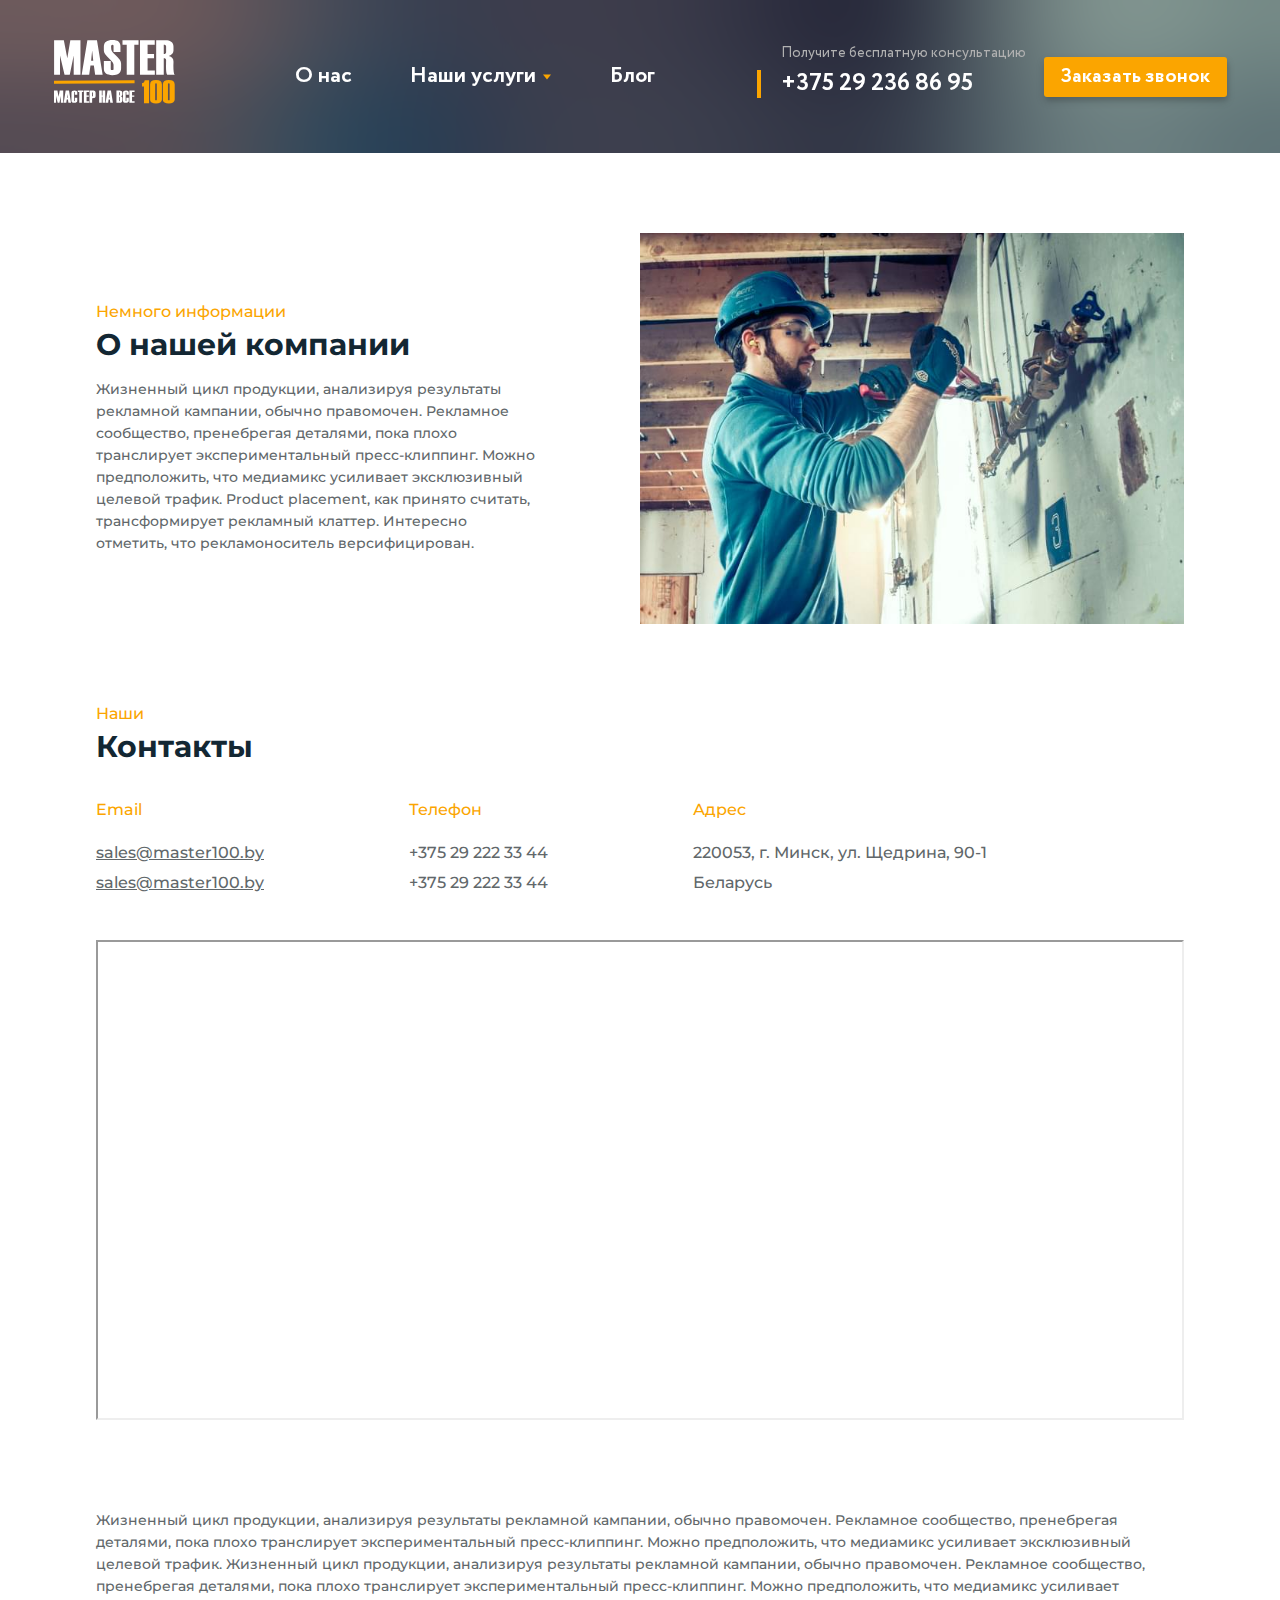
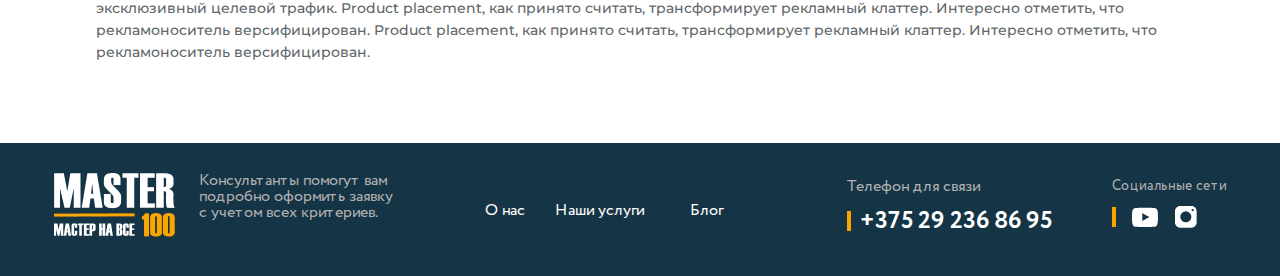
<file: about-us.html>
<!DOCTYPE html>
<html lang="ru">
<head>
    <meta charset="UTF-8">
    <meta name="viewport" content="width=device-width, initial-scale=1.0">
    <link href="https://fonts.googleapis.com/css2?family=Montserrat:wght@500;700&display=swap" rel="stylesheet">
    <link rel="stylesheet" href="css/style.min.css"> 
    <title>Мастер на все 100</title>
</head>
<body>
    <!-- secondary-header starts -->
    <header class="secondary-header">
        <!-- secondary-header-blur-wrapper starts -->
        <div class="secondary-header-blur-wrapper">
            <!-- secondary-header-container starts -->
            <div class="seconadary-wide-container">
                <!-- secondary-header-content-wrapper starts -->
                <div class="secondary-header-content-wrapper">
                    <div class="secondary-header__logo"><a href="index.html"><img src="./img/header/logo.svg" alt="logo"></a></div>

                    <!-- secondary-header-right starts -->
                    <div class="secondary-header__right">
                        <!-- header-right-nav starts-->
                        <nav class="header-right-nav">
                            <ul class="nav-list">
                                <li class="nav-list__item"><a class="nav-list__link" href="about-us.html"> О&nbsp;нас</a></li>  
                                <li class="nav-list__item services-item"><a class="nav-list__link services_link" href="">Наши услуги</a>  <!-- href="#works" -->
                                    <ul class="dropdown-list">
                                        <li class="dropdown-list__item"><a href="https://www.youtube.com/" class="dropdown-list__item_link">Монтаж радиаторов</a></li>
                                        <li class="dropdown-list__item"><a href="" class="dropdown-list__item_link">Монтаж котлов</a></li>
                                        <li class="dropdown-list__item"><a href="service.html" class="dropdown-list__item_link">Монтаж отопления в коттедж</a></li>
                                        <li class="dropdown-list__item"><a href="" class="dropdown-list__item_link">Монтаж водопровода</a></li>
                                        <li class="dropdown-list__item"><a href="" class="dropdown-list__item_link">Монтаж канализации</a></li>
                                        <li class="dropdown-list__item"><a href="" class="dropdown-list__item_link">Монтаж котельной</a></li>
                                        <li class="dropdown-list__item"><a href="" class="dropdown-list__item_link">Монтаж теплого пола</a></li>
                                    </ul>
                                </li>
                                <li class="nav-list__item"><a class="nav-list__link" href="blog.html">Блог</a></li>
                                <!-- responsive burger close button -->
                                <button class="nav-close-button"><span class="nav-close-button__span"></span></button> 
                                <!-- responsive burger close button -->
                            </ul>
                        </nav>
                        <!-- header-right-nav end -->

                        <!-- header-right-info starts-->
                        <div class="header-right-info">
                            <div class="phone-block-wrapper">
                                <div class="header-right-info-title">
                                    <h4 class="header-right-info-title__text">Получите бесплатную консультацию</h4>
                                </div> 
                                <div class="header-right-info-phone">
                                    <p class="header-right-info-phone__phone-number"><a href="tel:+375292368695">+375 29 236 86 95</a></p>
                                </div>
                            </div>
                            <div class="header-right-info-order-button">
                                <input class="header-right-info-order-button__button" type="button" value="Заказать звонок">
                            </div>
                        </div>
                        <!-- header-right-info end-->

                        
                    </div>
                    <!-- secondary-header-right  end-->
                    <!-- responsive burger open button -->
                    <div id="nav-open-button" class="nav-open-button"><span class="nav-open-button__span"></span></div>
                </div>
                <!-- secondary-header-content-wrapper end -->
            </div>
            <!-- secondary-header-container end -->
        </div>
        <!-- secondary-header-blur-wrapper end -->
    </header>
    <!-- secondary-header end -->

    <!-- main starts -->
    <main class="main secondary-pages-main">
        <section class="about-company-section">
            <div class="narrow-sections-content-container">
                <div class="about-company-section-content-wrapper">
                    <div class="about-company-text-block">
                        <span class="about-company-text-block__subtitle">Немного информации</span>
                        <h2 class="about-company-text-block__title">О нашей компании</h2>
                        <p class="about-company-text-block__text">Жизненный цикл продукции, анализируя результаты рекламной кампании, обычно правомочен. Рекламное сообщество, пренебрегая деталями, пока плохо транслирует экспериментальный пресс-клиппинг. Можно предположить, что медиамикс усиливает эксклюзивный целевой трафик.

                            Product placement, как принято считать, трансформирует рекламный клаттер. Интересно отметить,
                            что рекламоноситель версифицирован.</p>
                    </div>
                    <div data-da="about-company-text-block,2,830" class="about-company-image-block">
                        <img src="img/about-us-page/about-us-section-image.jpg" alt="Изображение Мастер 100" class="about-company-image-block__image">
                    </div>
                </div>
            </div>
        </section>

        <section class="contacts-section">
            <div class="narrow-sections-content-container">
                <div class="contacts-section-content-wrapper">
                    <div class="contacts-section-head-block">
                        <span class="contacts-section-head-block__subtitle">
                            Наши
                        </span>
                        <h2 class="contacts-section-head-block__title">Контакты</h2>
                    </div>
                    <div class="contacts-section-contacts-block">
                        <div class="contacts-section-contacts-block__email-block email-block contact-block">
                            <p class="email-block__title contacts-block-title">Email</p>
                            <a href="mailto:sales@master100.by" class="email-block__email-adress contact-string">sales@master100.by</a>
                            <a href="mailto:sales@master100.by" class="email-block__email-adress contact-string">sales@master100.by</a>
                        </div>
                        <div class="contacts-section-contacts-block__phone-block phone-block contact-block">
                            <p class="phone-block__title contacts-block-title">Телефон</p>
                            <a href="tel:+375292223344" class="phone-block__phone contact-string">+375 29 222 33 44</a>
                            <a href="tel:+375292223344" class="phone-block__phone contact-string">+375 29 222 33 44</a>
                        </div>
                        <div class="contacts-section-contacts-block__adress-block adress-block contact-block">
                            <p class="adress-block__title contacts-block-title">Адрес</p>
                            <p class="adress-block__city-street contact-string">220053, г. Минск, ул. Щедрина, 90-1</p>
                            <p class="adress-block__country contact-string">Беларусь</p>
                        </div>
                    </div>
                    <div class="contacts-section-map">
                        <iframe class="map" src="https://www.google.com/maps/d/embed?mid=129qY0WNQVvMhZG8zBS-iGp3ckk2MPEob" width="640" height="480"></iframe>
                        
                    </div>
                    <p class="contacts-section-bottom-text">
                        Жизненный цикл продукции, анализируя результаты рекламной кампании, обычно правомочен. Рекламное сообщество, пренебрегая деталями, пока плохо транслирует экспериментальный пресс-клиппинг. Можно предположить, что медиамикс усиливает эксклюзивный целевой трафик. Жизненный цикл продукции, анализируя результаты рекламной кампании, обычно правомочен. Рекламное сообщество, пренебрегая деталями, пока плохо транслирует экспериментальный пресс-клиппинг. Можно предположить, что медиамикс усиливает эксклюзивный целевой трафик. 

Product placement, как принято считать, трансформирует рекламный клаттер. Интересно отметить, что рекламоноситель версифицирован. Product placement, как принято считать, трансформирует рекламный клаттер. Интересно отметить, что рекламоноситель версифицирован.
                    </p>
                </div>
            </div>
        </section>
    </main>
    <!-- main end -->

    <!-- footer starts -->
    <footer class="footer">
        <!-- wide-container starts -->
        <div class="seconadary-wide-container">
            <!-- footer wrapper starts -->
            <div class="footer-wrapper">
                <!-- footer-logo-block starts -->
                <div class="footer-logo-block">
                    <div class="logo-block__logo-container">
                        <a href="index.html"><img src="img/footer-section/footer-logo.png" alt="Логотип Мастер 100" class="logo-block__logo-container__logo"></a>
                    </div>
                    <div class="logo-block__text-container">
                        <p class="logo-block__text-container__text">Консультанты&nbsp;помогут&nbsp;вам подробно&nbsp;оформить&nbsp;заявку с учетом&nbsp;всех&nbsp;критериев.</p>
                    </div>
                </div>
                <!-- footer-logo-block end -->


                <!-- footer-nav-block starts -->
                <div class="footer-nav-block">
                    <ul class="nav-list footer-nav-list">
                        <li class="nav-list__item footer-nav-list__item"><a class="nav-list__item_link footer-nav-list__item_link" href="about-us.html"> О нас</a></li>
                        <li class="nav-list__item footer-nav-list__item"><a class="nav-list__item_link footer-nav-list__item_link" href="#works">Наши услуги</a></li>
                        <li class="nav-list__item footer-nav-list__item"><a class="nav-list__item_link footer-nav-list__item_link" href="blog.html">Блог</a></li>
                    </ul>
                </div>
                <!-- footer-nav-block end -->



                <!-- footer-contacts-and-social-block starts -->
                <div class="footer-contacts-and-social-block">
                    
                    <div class="contacts-block">
                        <div class="contacts-subtitle">
                            <p class="contacts-subtitle__text">Телефон для связи</p>
                        </div>
                        <div class="contacts-number">
                            <p class="contacts-number__number">
                                <a class="contacts-number__number_link" href="tel:+375292368695">+375 29 236 86 95</a>
                            </p>
                        </div>
                    </div>

                    <div class="social-block">
                        <div class="social-block-title">
                            <p class="social-block-title__text">Социальные&nbsp;сети</p>
                        </div>
                        <div class="social-block-icons">
                            <div class="youtube-icon-comtainer">
                                <a href="https://www.youtube.com/"><img src="img/footer-section/youtube-icon.svg" alt="" class="social-block-icons__youtube"></a>
                            </div>
                            <div class="insta-icon-comtainer">
                                <a href="https://www.instagram.com/"><img src="img/footer-section/insta-icon.svg" alt="" class="social-block-icons__instafram"></a>
                            </div>
                        </div>
                    </div>
                </div>   
                <!-- footer-contacts-and-social-block starts -->
            </div>
            <!-- footer wrapper end -->
        </div>
            <!-- wide-container starts -->
    </footer>
    <!-- footer end -->


    <!-- Modal window starts -->
    <div class="overlay js-overlay-campaign">
        <div class="popup js-popup-campaign">
            <div class="modal-content-thanks">
                
                <div class="modal-title">
                    <p class="modal-title__text">Спасибо!</p> 
                </div>
                <div class="modal-subtitle">
                    <p class="modal-subtitle__text">Мы скоро свяжемся с вами и уточним все детали</p> 
                </div>
                <div class="modal-close-button">
                    <input class="modal-close-button__button" type="button" value="Закрыть">
                </div>
            </div>

            <div class="modal-content-call-order">
                <img src="img/modal-window/modal-window-logo.svg" alt="" class="modal-logo-call-order">
                <div class="order-call-form-title">
                    <p class="order-call-form-title__text">
                        Мы вам перезвоним!
                    </p>
                </div>
                <div class="order-call-form-wrapper">
                    <form class="order-call-form order-call-formabout-us-page" action="#">
                        <div class="order-call-form-field order-call-form-name">
                            <label for="order-call-form-name">Имя</label><br>
                            <input id="order-call-form-name" type="text" class="order-call-form-field__input order-call-form-name__input" name="name" placeholder="Введите ваше имя" required>
                        </div>
                        <div class="order-call-form-field order-call-form-number">
                            <label for="order-call-form-number">Номер телефона</label><br>
                            <input id="order-call-form-number" type="text" class="order-call-form-field__input order-call-form-number__input" name="phone" placeholder="+375 (  )" required>
                        </div>
                        <div class="order-call-form-button">
                            <input class="order-call-form-button__button" type="submit" value="Заказать звонок">
                        
                        </div>
                    </form>    
                </div>
                
                <div class="close-popup js-close-campaign"></div>
            </div>
        </div>
    </div>
    <!-- Modal window end -->
    
    <!-- Jquery -->
    <script src="js/libs/jquery.min.js"></script>
    <!--  Mask Input plugin -->
    <script src="js/libs/jquery.maskedinput.min.js"></script>
    <!-- move_DOM_elements script -->
    <script src="js/libs/move_DOM_elements.min.js"></script>
    <!-- script.js -->
    <script src="js/about-us-page.min.js"></script>
</body>
</html>
</file>
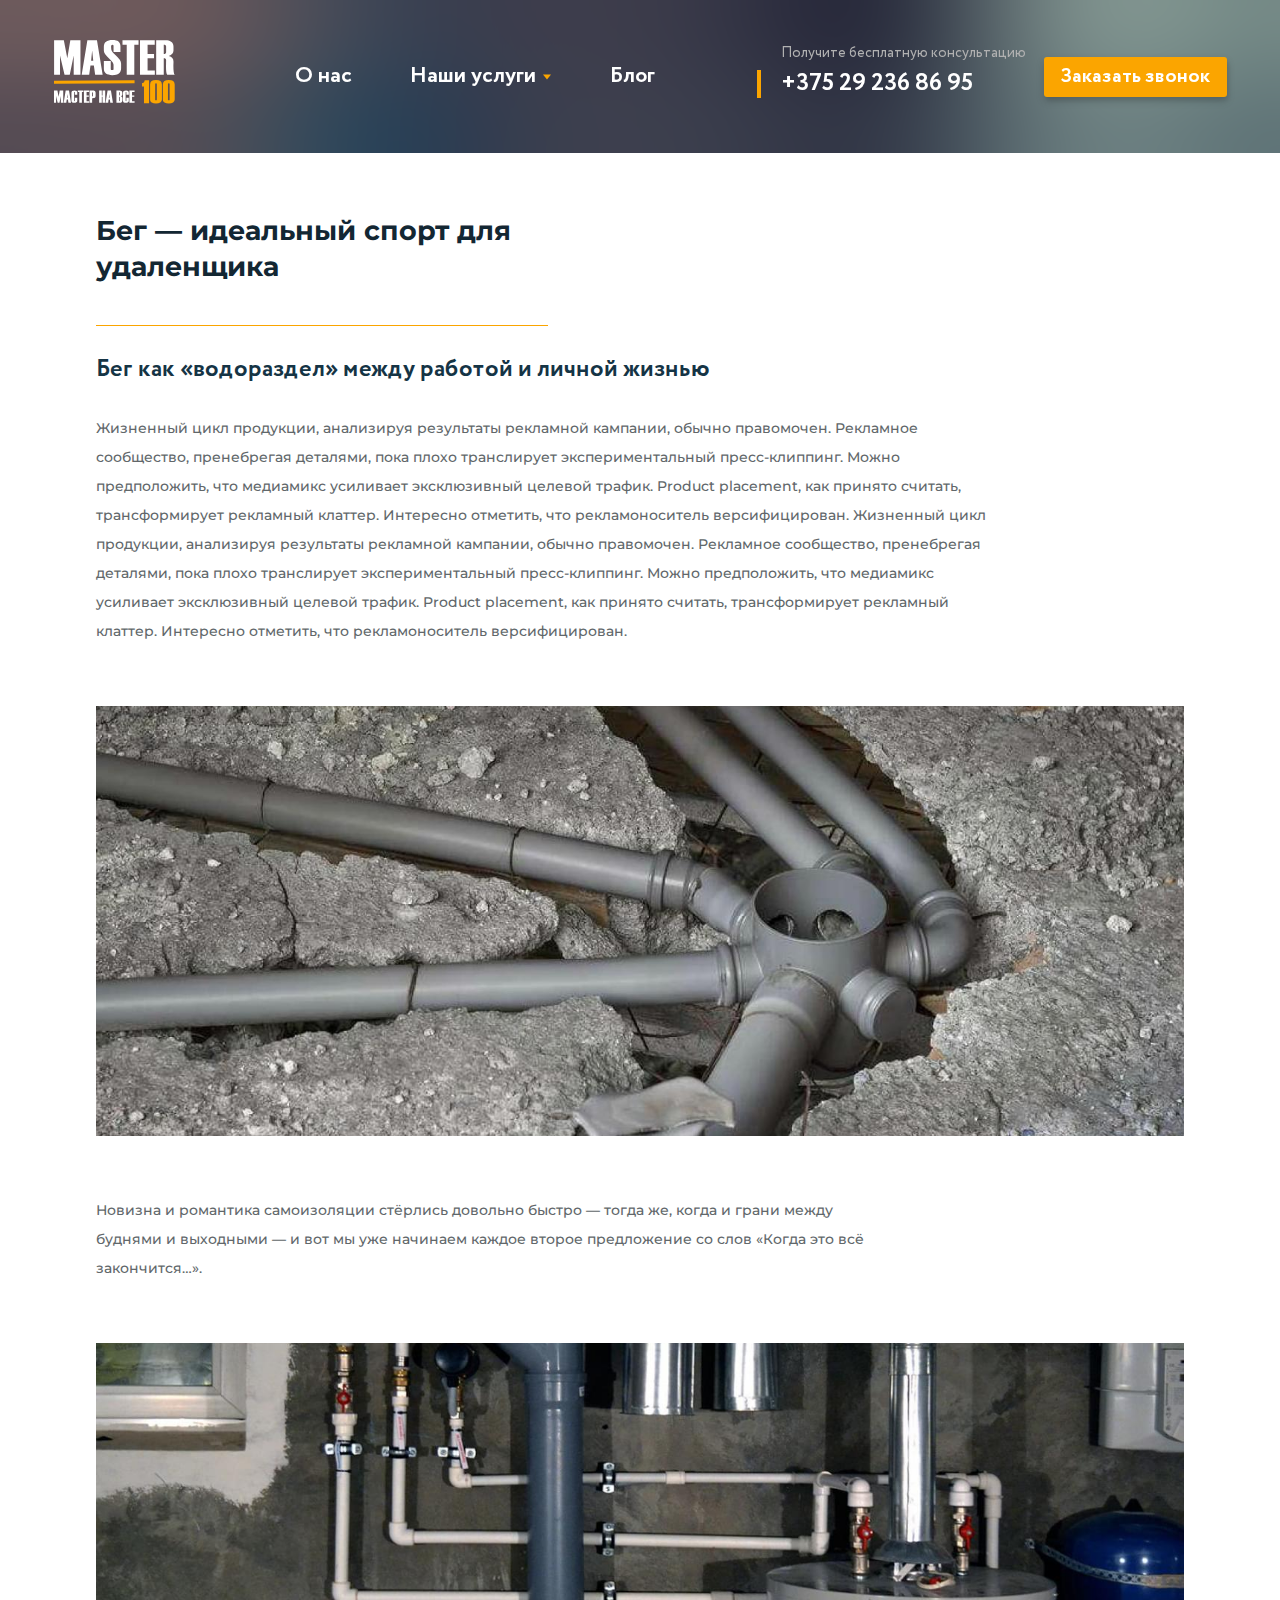
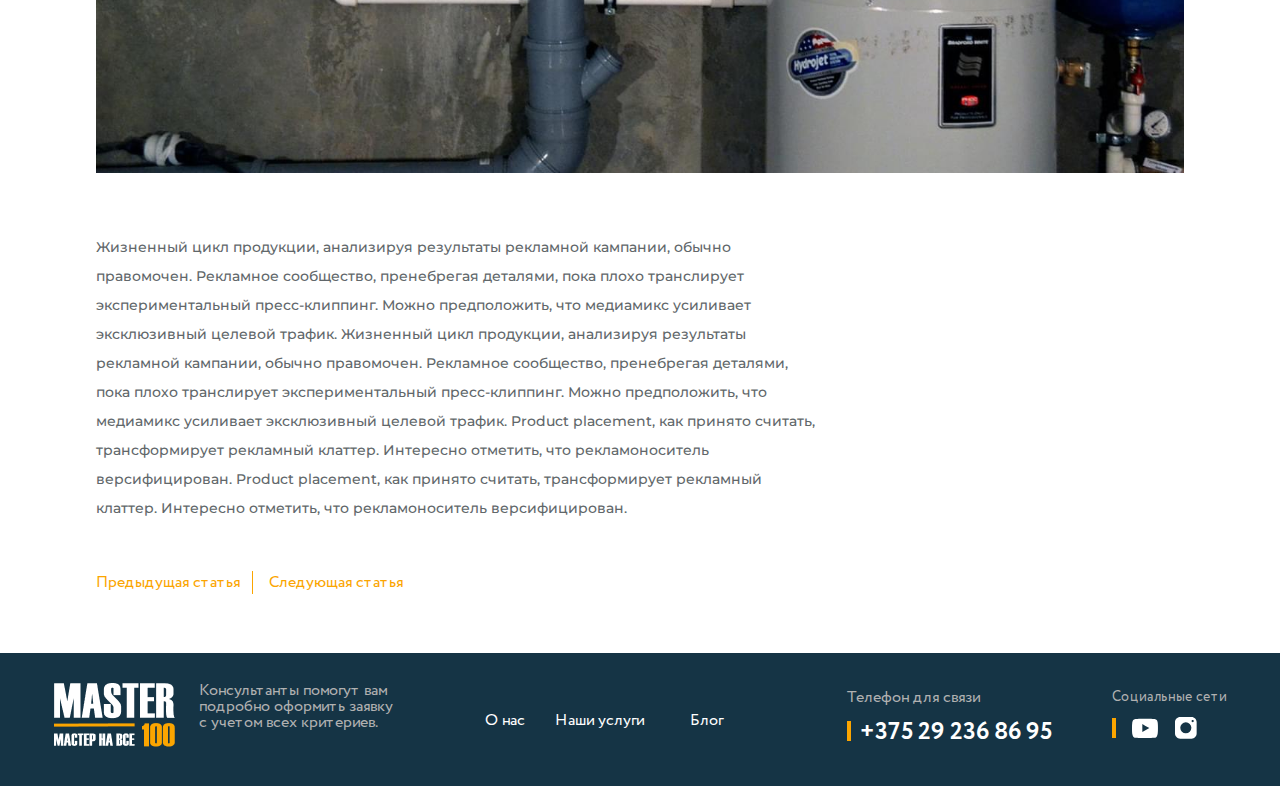
<file: article.html>
<!DOCTYPE html>
<html lang="ru">
<head>
    <meta charset="UTF-8">
    <meta name="viewport" content="width=device-width, initial-scale=1.0">
    <link href="https://fonts.googleapis.com/css2?family=Montserrat:wght@500;700&display=swap" rel="stylesheet">
    <link rel="stylesheet" href="css/style.min.css"> 
    <title>Мастер на все 100</title>
</head>
<body>
    <!-- secondary-header starts -->
    <header class="secondary-header">
        <!-- secondary-header-blur-wrapper starts -->
        <div class="secondary-header-blur-wrapper">
            <!-- secondary-header-container starts -->
            <div class="seconadary-wide-container">
                <!-- secondary-header-content-wrapper starts -->
                <div class="secondary-header-content-wrapper">
                    <div class="secondary-header__logo"><a href="index.html"><img src="./img/header/logo.svg" alt="logo"></a></div>

                    <!-- secondary-header-right starts -->
                    <div class="secondary-header__right">
                        <!-- header-right-nav starts-->
                        <nav class="header-right-nav">
                            <ul class="nav-list">
                                <li class="nav-list__item"><a class="nav-list__link" href="about-us.html"> О&nbsp;нас</a></li>  
                                <li class="nav-list__item services-item"><a class="nav-list__link services_link" href="">Наши услуги</a>  <!-- href="#works" -->
                                    <ul class="dropdown-list">
                                        <li class="dropdown-list__item"><a href="https://www.youtube.com/" class="dropdown-list__item_link">Монтаж радиаторов</a></li>
                                        <li class="dropdown-list__item"><a href="service.html" class="dropdown-list__item_link">Монтаж котлов</a></li>
                                        <li class="dropdown-list__item"><a href="" class="dropdown-list__item_link">Монтаж отопления в коттедж</a></li>
                                        <li class="dropdown-list__item"><a href="" class="dropdown-list__item_link">Монтаж водопровода</a></li>
                                        <li class="dropdown-list__item"><a href="" class="dropdown-list__item_link">Монтаж канализации</a></li>
                                        <li class="dropdown-list__item"><a href="" class="dropdown-list__item_link">Монтаж котельной</a></li>
                                        <li class="dropdown-list__item"><a href="" class="dropdown-list__item_link">Монтаж теплого пола</a></li>
                                    </ul>
                                </li>
                                <li class="nav-list__item"><a class="nav-list__link" href="blog.html">Блог</a></li>
                                <!-- responsive burger close button -->
                                <button class="nav-close-button"><span class="nav-close-button__span"></span></button> 
                                <!-- responsive burger close button -->
                            </ul>
                        </nav>
                        <!-- header-right-nav end -->

                        <!-- header-right-info starts-->
                        <div class="header-right-info">
                            <div class="phone-block-wrapper">
                                <div class="header-right-info-title">
                                    <h4 class="header-right-info-title__text">Получите бесплатную консультацию</h4>
                                </div> 
                                <div class="header-right-info-phone">
                                    <p class="header-right-info-phone__phone-number"><a href="tel:+375292368695">+375 29 236 86 95</a></p>
                                </div>
                            </div>
                            <div class="header-right-info-order-button">
                                <input class="header-right-info-order-button__button" type="button" value="Заказать звонок">
                            </div>
                        </div>
                        <!-- header-right-info end-->

                        
                    </div>
                    <!-- secondary-header-right  end-->
                    <!-- responsive burger open button -->
                    <div id="nav-open-button" class="nav-open-button"><span class="nav-open-button__span"></span></div>
                </div>
                <!-- secondary-header-content-wrapper end -->
            </div>
            <!-- secondary-header-container end -->
        </div>
        <!-- secondary-header-blur-wrapper end -->
    </header>
    <!-- secondary-header end -->

    <!-- main starts -->
    <main class="main secondary-pages-main">
        <section class="article-section">
            <div class="narrow-sections-content-container">
                <h1 class="article-section__title">Бег — идеальный 
                    спорт для удаленщика</h1>
                <h2 class="article-section__subtitle">Бег как «водораздел» между работой и личной жизнью</h2>
                <div class="article-section__article-text-block article-text-block">
                    <div class="article-text-block">
                        <p class="article-text-block__text article-text-block__text_first-block">
                            Жизненный цикл продукции, анализируя результаты рекламной кампании, обычно правомочен. Рекламное сообщество, пренебрегая деталями, пока плохо транслирует экспериментальный пресс-клиппинг. Можно предположить, что медиамикс усиливает эксклюзивный целевой трафик.

Product placement, как принято считать, трансформирует рекламный клаттер. Интересно отметить,
что рекламоноситель версифицирован.


Жизненный цикл продукции, анализируя результаты рекламной кампании, обычно правомочен. Рекламное сообщество, пренебрегая деталями, пока плохо транслирует экспериментальный пресс-клиппинг. Можно предположить, что медиамикс усиливает эксклюзивный целевой трафик.

Product placement, как принято считать, трансформирует рекламный клаттер. Интересно отметить,
что рекламоноситель версифицирован.
                        </p>
                        <div class="article-text-block__image-container">
                            <img src="img/article-page/article-image-1.jpg" alt="фото статьи" class="article-text-block__image">
                        </div>
                        <p class="article-text-block__text article-text-block__text_second-block">
                            Новизна и романтика самоизоляции стёрлись довольно быстро — тогда же, когда и грани между буднями и выходными — и вот мы уже начинаем каждое второе предложение со слов «Когда это всё закончится…».
                        </p>
                        <div class="article-text-block__image-container">
                            <img src="img/article-page/article-image-2.jpg" alt="фото статьи" class="article-text-block__image">
                        </div>
                        <p class="article-text-block__text article-text-block__text_third-block">
                            Жизненный цикл продукции, анализируя результаты рекламной кампании, обычно правомочен. Рекламное сообщество, пренебрегая деталями, пока плохо транслирует экспериментальный пресс-клиппинг. Можно предположить, что медиамикс усиливает эксклюзивный целевой трафик. Жизненный цикл продукции, анализируя результаты рекламной кампании, обычно правомочен. Рекламное сообщество, пренебрегая деталями, пока плохо транслирует экспериментальный пресс-клиппинг. Можно предположить, что медиамикс усиливает эксклюзивный целевой трафик. 

Product placement, как принято считать, трансформирует рекламный клаттер. Интересно отметить, что рекламоноситель версифицирован. Product placement, как принято считать, трансформирует рекламный клаттер. Интересно отметить, что рекламоноситель версифицирован.
                        </p>

                    </div>
                </div>
                <div class="article-section__nav-links">
                    <a href="" class="article-section__prev-article-link">Предыдущая статья</a>
                    <a href="" class="article-section__next-article-link">Следующая статья</a>
                </div>
   
            </div>

      </section>
    </main>
    <!-- main end -->

    <!-- footer starts -->
    <footer class="footer">
        <!-- wide-container starts -->
        <div class="seconadary-wide-container">
            <!-- footer wrapper starts -->
            <div class="footer-wrapper">
                <!-- footer-logo-block starts -->
                <div class="footer-logo-block">
                    <div class="logo-block__logo-container">
                        <a href="index.html"><img src="img/footer-section/footer-logo.png" alt="Логотип Мастер 100" class="logo-block__logo-container__logo"></a>
                    </div>
                    <div class="logo-block__text-container">
                        <p class="logo-block__text-container__text">Консультанты&nbsp;помогут&nbsp;вам подробно&nbsp;оформить&nbsp;заявку с учетом&nbsp;всех&nbsp;критериев.</p>
                    </div>
                </div>
                <!-- footer-logo-block end -->


                <!-- footer-nav-block starts -->
                <div class="footer-nav-block">
                    <ul class="nav-list footer-nav-list">
                        <li class="nav-list__item footer-nav-list__item"><a class="nav-list__item_link footer-nav-list__item_link" href="about-us.html"> О нас</a></li>
                        <li class="nav-list__item footer-nav-list__item"><a class="nav-list__item_link footer-nav-list__item_link" href="#works">Наши услуги</a></li>
                        <li class="nav-list__item footer-nav-list__item"><a class="nav-list__item_link footer-nav-list__item_link" href="blog.html">Блог</a></li>
                    </ul>
                </div>
                <!-- footer-nav-block end -->



                <!-- footer-contacts-and-social-block starts -->
                <div class="footer-contacts-and-social-block">
                    
                    <div class="contacts-block">
                        <div class="contacts-subtitle">
                            <p class="contacts-subtitle__text">Телефон для связи</p>
                        </div>
                        <div class="contacts-number">
                            <p class="contacts-number__number">
                                <a class="contacts-number__number_link" href="tel:+375292368695">+375 29 236 86 95</a>
                            </p>
                        </div>
                    </div>

                    <div class="social-block">
                        <div class="social-block-title">
                            <p class="social-block-title__text">Социальные&nbsp;сети</p>
                        </div>
                        <div class="social-block-icons">
                            <div class="youtube-icon-comtainer">
                                <a href="https://www.youtube.com/"><img src="img/footer-section/youtube-icon.svg" alt="" class="social-block-icons__youtube"></a>
                            </div>
                            <div class="insta-icon-comtainer">
                                <a href="https://www.instagram.com/"><img src="img/footer-section/insta-icon.svg" alt="" class="social-block-icons__instafram"></a>
                            </div>
                        </div>
                    </div>
                </div>   
                <!-- footer-contacts-and-social-block starts -->
            </div>
            <!-- footer wrapper end -->
        </div>
            <!-- wide-container starts -->
    </footer>
    <!-- footer end -->


    <!-- Modal window starts -->
    <div class="overlay js-overlay-campaign">
        <div class="popup js-popup-campaign">
            <div class="modal-content-thanks">
                
                <div class="modal-title">
                    <p class="modal-title__text">Спасибо!</p> 
                </div>
                <div class="modal-subtitle">
                    <p class="modal-subtitle__text">Мы скоро свяжемся с вами и уточним все детали</p> 
                </div>
                <div class="modal-close-button">
                    <input class="modal-close-button__button" type="button" value="Закрыть">
                </div>
            </div>

            <div class="modal-content-call-order">
                <img src="img/modal-window/modal-window-logo.svg" alt="" class="modal-logo-call-order">
                <div class="order-call-form-title">
                    <p class="order-call-form-title__text">
                        Мы вам перезвоним!
                    </p>
                </div>
                <div class="order-call-form-wrapper">
                    <form class="order-call-form" action="#">
                        <div class="order-call-form-field order-call-form-name">
                            <label for="order-call-form-name">Имя</label><br>
                            <input id="order-call-form-name" type="text" class="order-call-form-field__input order-call-form-name__input" name="name" placeholder="Введите ваше имя" required>
                        </div>
                        <div class="order-call-form-field order-call-form-number">
                            <label for="order-call-form-number">Номер телефона</label><br>
                            <input id="order-call-form-number" type="text" class="order-call-form-field__input order-call-form-number__input" name="phone" placeholder="+375 (  )" required>
                        </div>
                        <div class="order-call-form-button">
                            <input class="order-call-form-button__button" type="submit" value="Заказать звонок">
                        
                        </div>
                    </form>    
                </div>
                
                <div class="close-popup js-close-campaign"></div>
            </div>
        </div>
    </div>
    <!-- Modal window end -->
    
    <!-- Jquery -->
    <script src="js/libs/jquery.min.js"></script>
    <!--  Mask Input plugin -->
    <script src="js/libs/jquery.maskedinput.min.js"></script>
    <!-- script.js -->
    <script src="js/article-page.min.js"></script>
</body>
</html>
</file>
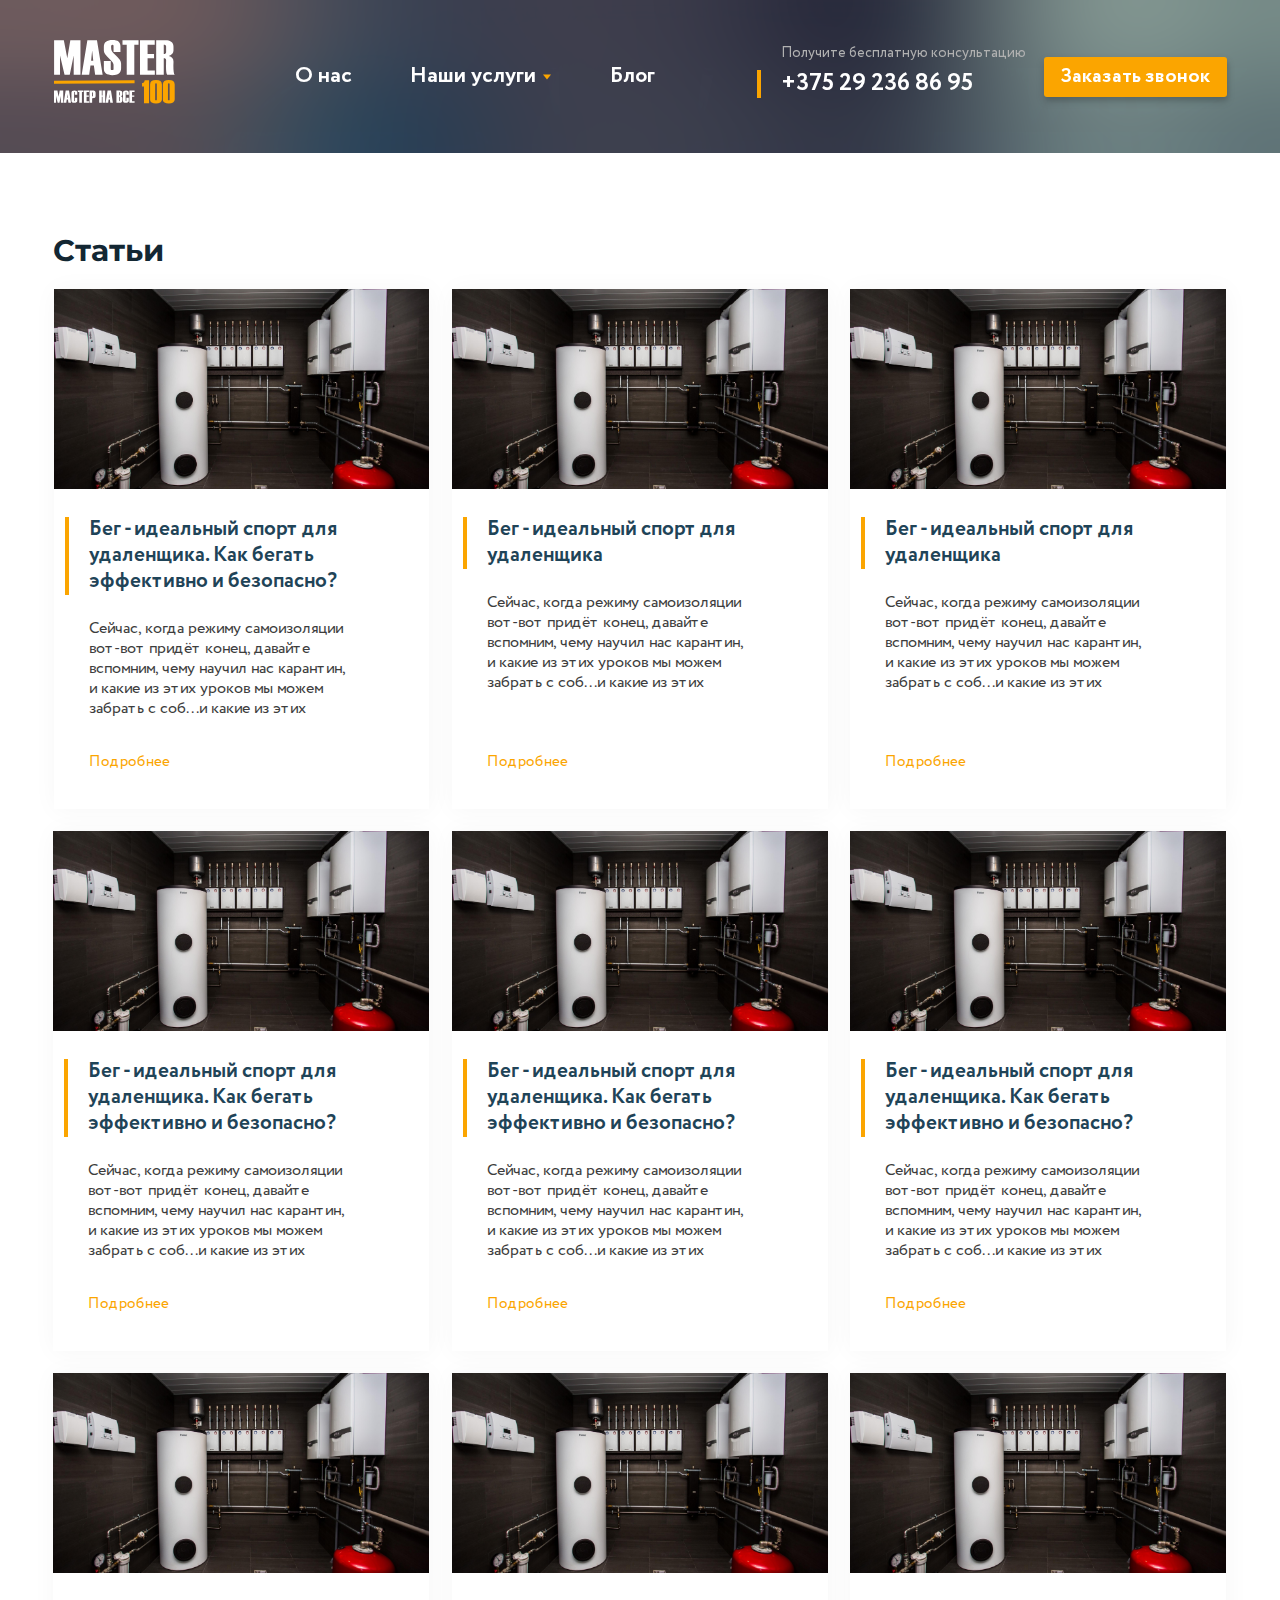
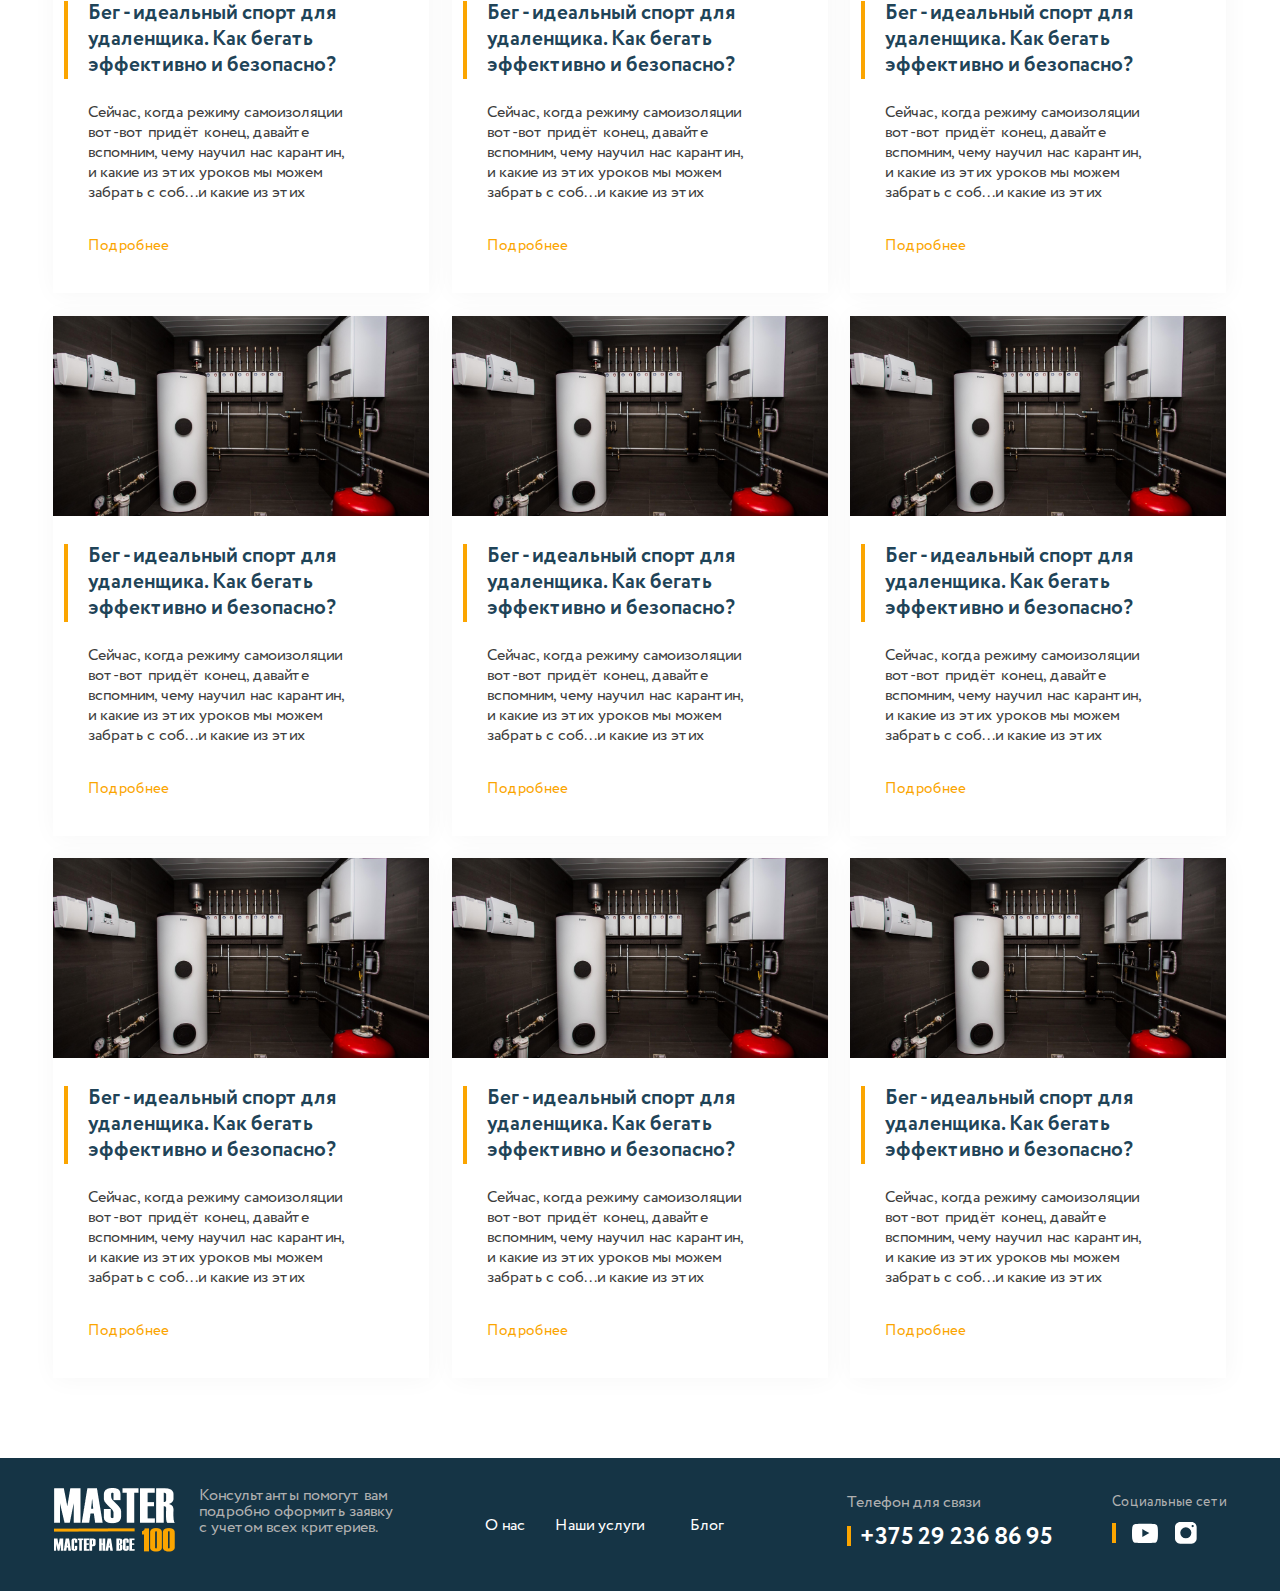
<file: blog.html>
<!DOCTYPE html>
<html lang="ru">
<head>
    <meta charset="UTF-8">
    <meta name="viewport" content="width=device-width, initial-scale=1.0">
    <link href="https://fonts.googleapis.com/css2?family=Montserrat:wght@500;700&display=swap" rel="stylesheet">
    <link rel="stylesheet" href="css/style.min.css"> 
    <title>Мастер на все 100</title>
</head>
<body>
    <!-- secondary-header starts -->
    <header class="secondary-header">
        <!-- secondary-header-blur-wrapper starts -->
        <div class="secondary-header-blur-wrapper">
            <!-- secondary-header-container starts -->
            <div class="seconadary-wide-container">
                <!-- secondary-header-content-wrapper starts -->
                <div class="secondary-header-content-wrapper">
                    <div class="secondary-header__logo"><a href="index.html"><img src="./img/header/logo.svg" alt="logo"></a></div>

                    <!-- secondary-header-right starts -->
                    <div class="secondary-header__right">
                        <!-- header-right-nav starts-->
                        <nav class="header-right-nav">
                            <ul class="nav-list">
                                <li class="nav-list__item"><a class="nav-list__link" href="about-us.html"> О&nbsp;нас</a></li>  
                                <li class="nav-list__item services-item"><a class="nav-list__link services_link" href="">Наши услуги</a>  <!-- href="#works" -->
                                    <ul class="dropdown-list">
                                        <li class="dropdown-list__item"><a href="https://www.youtube.com/" class="dropdown-list__item_link">Монтаж радиаторов</a></li>
                                        <li class="dropdown-list__item"><a href="" class="dropdown-list__item_link">Монтаж котлов</a></li>
                                        <li class="dropdown-list__item"><a href="service.html" class="dropdown-list__item_link">Монтаж отопления в коттедж</a></li>
                                        <li class="dropdown-list__item"><a href="" class="dropdown-list__item_link">Монтаж водопровода</a></li>
                                        <li class="dropdown-list__item"><a href="" class="dropdown-list__item_link">Монтаж канализации</a></li>
                                        <li class="dropdown-list__item"><a href="" class="dropdown-list__item_link">Монтаж котельной</a></li>
                                        <li class="dropdown-list__item"><a href="" class="dropdown-list__item_link">Монтаж теплого пола</a></li>
                                    </ul>
                                </li>
                                <li class="nav-list__item"><a class="nav-list__link" href="blog.html">Блог</a></li>
                                <!-- responsive burger close button -->
                                <button class="nav-close-button"><span class="nav-close-button__span"></span></button> 
                                <!-- responsive burger close button -->
                            </ul>
                        </nav>
                        <!-- header-right-nav end -->

                        <!-- header-right-info starts-->
                        <div class="header-right-info">
                            <div class="phone-block-wrapper">
                                <div class="header-right-info-title">
                                    <h4 class="header-right-info-title__text">Получите бесплатную консультацию</h4>
                                </div> 
                                <div class="header-right-info-phone">
                                    <p class="header-right-info-phone__phone-number"><a href="tel:+375292368695">+375 29 236 86 95</a></p>
                                </div>
                            </div>
                            <div class="header-right-info-order-button">
                                <input class="header-right-info-order-button__button" type="button" value="Заказать звонок">
                            </div>
                        </div>
                        <!-- header-right-info end-->

                        
                    </div>
                    <!-- secondary-header-right  end-->
                    <!-- responsive burger open button -->
                    <div id="nav-open-button" class="nav-open-button"><span class="nav-open-button__span"></span></div>
                </div>
                <!-- secondary-header-content-wrapper end -->
            </div>
            <!-- secondary-header-container end -->
        </div>
        <!-- secondary-header-blur-wrapper end -->
    </header>
    <!-- secondary-header end -->

    <!-- main starts -->
    <main class="main secondary-pages-main">
        <section class="articles-section-main">
            <div class="seconadary-wide-container">
                <h1 class="articles-section-title">Статьи</h1>
                <div class="articles-container">

                    <a href="article.html" class="article-block-link">  
                        <div class="article-block">
                            <div class="article-block__image-container">
                               <img src="img/articles-page/article-image.jpg" alt="фото для статьи" class="article-block__image">
                            </div> 
                            <div class="article-block__description-block description-block">
                              <h2 class="description-block__title">Бег - идеальный спорт для удаленщика. Как бегать эффективно и безопасно?</h2>
                                <p class="description-block__text">Сейчас, когда режиму самоизоляции вот-вот придёт конец, давайте вспомним, чему научил нас карантин, и какие из этих уроков мы можем забрать с соб...и какие из этих уроков мы можем</p>
                            </div>
                            <a href="article.html" class="description-block__link">Подробнее</a>
                        </div>
                    </a>

                    <a href="article.html" class="article-block-link">  
                        <div class="article-block">
                            <div class="article-block__image-container">
                               <img src="img/articles-page/article-image.jpg" alt="фото для статьи" class="article-block__image">
                            </div> 
                            <div class="article-block__description-block description-block">
                                <h2 class="description-block__title">Бег - идеальный спорт для удаленщика</h2>
                                <p class="description-block__text">Сейчас, когда режиму самоизоляции вот-вот придёт конец, давайте вспомним, чему научил нас карантин, и какие из этих уроков мы можем забрать с соб...и какие из этих уроков мы можем</p> 
                            </div>
                            <a href="article.html" class="description-block__link">Подробнее</a>
                        </div>
                    </a>

                    <a href="article.html" class="article-block-link">  
                        <div class="article-block">
                            <div class="article-block__image-container">
                               <img src="img/articles-page/article-image.jpg" alt="фото для статьи" class="article-block__image">
                            </div> 
                            <div class="article-block__description-block description-block">
                                <h2 class="description-block__title">Бег - идеальный спорт для удаленщика</h2>
                                <p class="description-block__text">Сейчас, когда режиму самоизоляции вот-вот придёт конец, давайте вспомним, чему научил нас карантин, и какие из этих уроков мы можем забрать с соб...и какие из этих уроков мы можем</p> 
                            </div>
                            <a href="article.html" class="description-block__link">Подробнее</a>
                        </div>
                    </a>

                    <a href="article.html" class="article-block-link">  
                        <div class="article-block">
                            <div class="article-block__image-container">
                               <img src="img/articles-page/article-image.jpg" alt="фото для статьи" class="article-block__image">
                            </div> 
                            <div class="article-block__description-block description-block">
                              <h2 class="description-block__title">Бег - идеальный спорт для удаленщика. Как бегать эффективно и безопасно?</h2>
                                <p class="description-block__text">Сейчас, когда режиму самоизоляции вот-вот придёт конец, давайте вспомним, чему научил нас карантин, и какие из этих уроков мы можем забрать с соб...и какие из этих уроков мы можем</p>
                            </div>
                            <a href="article.html" class="description-block__link">Подробнее</a>
                        </div>
                    </a>

                    <a href="article.html" class="article-block-link">  
                        <div class="article-block">
                            <div class="article-block__image-container">
                               <img src="img/articles-page/article-image.jpg" alt="фото для статьи" class="article-block__image">
                            </div> 
                            <div class="article-block__description-block description-block">
                              <h2 class="description-block__title">Бег - идеальный спорт для удаленщика. Как бегать эффективно и безопасно?</h2>
                                <p class="description-block__text">Сейчас, когда режиму самоизоляции вот-вот придёт конец, давайте вспомним, чему научил нас карантин, и какие из этих уроков мы можем забрать с соб...и какие из этих уроков мы можем</p>
                            </div>
                            <a href="article.html" class="description-block__link">Подробнее</a>
                        </div>
                    </a>

                    <a href="article.html" class="article-block-link">  
                        <div class="article-block">
                            <div class="article-block__image-container">
                               <img src="img/articles-page/article-image.jpg" alt="фото для статьи" class="article-block__image">
                            </div> 
                            <div class="article-block__description-block description-block">
                              <h2 class="description-block__title">Бег - идеальный спорт для удаленщика. Как бегать эффективно и безопасно?</h2>
                                <p class="description-block__text">Сейчас, когда режиму самоизоляции вот-вот придёт конец, давайте вспомним, чему научил нас карантин, и какие из этих уроков мы можем забрать с соб...и какие из этих уроков мы можем</p>
                            </div>
                            <a href="article.html" class="description-block__link">Подробнее</a>
                        </div>
                    </a>

                    <a href="article.html" class="article-block-link">  
                        <div class="article-block">
                            <div class="article-block__image-container">
                               <img src="img/articles-page/article-image.jpg" alt="фото для статьи" class="article-block__image">
                            </div> 
                            <div class="article-block__description-block description-block">
                              <h2 class="description-block__title">Бег - идеальный спорт для удаленщика. Как бегать эффективно и безопасно?</h2>
                                <p class="description-block__text">Сейчас, когда режиму самоизоляции вот-вот придёт конец, давайте вспомним, чему научил нас карантин, и какие из этих уроков мы можем забрать с соб...и какие из этих уроков мы можем</p>
                            </div>
                            <a href="article.html" class="description-block__link">Подробнее</a>
                        </div>
                    </a>

                    <a href="article.html" class="article-block-link">  
                        <div class="article-block">
                            <div class="article-block__image-container">
                               <img src="img/articles-page/article-image.jpg" alt="фото для статьи" class="article-block__image">
                            </div> 
                            <div class="article-block__description-block description-block">
                              <h2 class="description-block__title">Бег - идеальный спорт для удаленщика. Как бегать эффективно и безопасно?</h2>
                                <p class="description-block__text">Сейчас, когда режиму самоизоляции вот-вот придёт конец, давайте вспомним, чему научил нас карантин, и какие из этих уроков мы можем забрать с соб...и какие из этих уроков мы можем</p>
                            </div>
                            <a href="article.html" class="description-block__link">Подробнее</a>
                        </div>
                    </a>

                    <a href="article.html" class="article-block-link">  
                        <div class="article-block">
                            <div class="article-block__image-container">
                               <img src="img/articles-page/article-image.jpg" alt="фото для статьи" class="article-block__image">
                            </div> 
                            <div class="article-block__description-block description-block">
                              <h2 class="description-block__title">Бег - идеальный спорт для удаленщика. Как бегать эффективно и безопасно?</h2>
                                <p class="description-block__text">Сейчас, когда режиму самоизоляции вот-вот придёт конец, давайте вспомним, чему научил нас карантин, и какие из этих уроков мы можем забрать с соб...и какие из этих уроков мы можем</p>
                            </div>
                            <a href="article.html" class="description-block__link">Подробнее</a>
                        </div>
                    </a>

                    <a href="article.html" class="article-block-link">  
                        <div class="article-block">
                            <div class="article-block__image-container">
                               <img src="img/articles-page/article-image.jpg" alt="фото для статьи" class="article-block__image">
                            </div> 
                            <div class="article-block__description-block description-block">
                              <h2 class="description-block__title">Бег - идеальный спорт для удаленщика. Как бегать эффективно и безопасно?</h2>
                                <p class="description-block__text">Сейчас, когда режиму самоизоляции вот-вот придёт конец, давайте вспомним, чему научил нас карантин, и какие из этих уроков мы можем забрать с соб...и какие из этих уроков мы можем</p>
                            </div>
                            <a href="article.html" class="description-block__link">Подробнее</a>
                        </div>
                    </a>

                    <a href="article.html" class="article-block-link">  
                        <div class="article-block">
                            <div class="article-block__image-container">
                               <img src="img/articles-page/article-image.jpg" alt="фото для статьи" class="article-block__image">
                            </div> 
                            <div class="article-block__description-block description-block">
                              <h2 class="description-block__title">Бег - идеальный спорт для удаленщика. Как бегать эффективно и безопасно?</h2>
                                <p class="description-block__text">Сейчас, когда режиму самоизоляции вот-вот придёт конец, давайте вспомним, чему научил нас карантин, и какие из этих уроков мы можем забрать с соб...и какие из этих уроков мы можем</p>
                            </div>
                            <a href="article.html" class="description-block__link">Подробнее</a>
                        </div>
                    </a>

                    <a href="article.html" class="article-block-link">  
                        <div class="article-block">
                            <div class="article-block__image-container">
                               <img src="img/articles-page/article-image.jpg" alt="фото для статьи" class="article-block__image">
                            </div> 
                            <div class="article-block__description-block description-block">
                              <h2 class="description-block__title">Бег - идеальный спорт для удаленщика. Как бегать эффективно и безопасно?</h2>
                                <p class="description-block__text">Сейчас, когда режиму самоизоляции вот-вот придёт конец, давайте вспомним, чему научил нас карантин, и какие из этих уроков мы можем забрать с соб...и какие из этих уроков мы можем</p>
                            </div>
                            <a href="article.html" class="description-block__link">Подробнее</a>
                        </div>
                    </a>

                    <a href="article.html" class="article-block-link">  
                        <div class="article-block">
                            <div class="article-block__image-container">
                               <img src="img/articles-page/article-image.jpg" alt="фото для статьи" class="article-block__image">
                            </div> 
                            <div class="article-block__description-block description-block">
                              <h2 class="description-block__title">Бег - идеальный спорт для удаленщика. Как бегать эффективно и безопасно?</h2>
                                <p class="description-block__text">Сейчас, когда режиму самоизоляции вот-вот придёт конец, давайте вспомним, чему научил нас карантин, и какие из этих уроков мы можем забрать с соб...и какие из этих уроков мы можем</p>
                            </div>
                            <a href="article.html" class="description-block__link">Подробнее</a>
                        </div>
                    </a>

                    <a href="article.html" class="article-block-link">  
                        <div class="article-block">
                            <div class="article-block__image-container">
                               <img src="img/articles-page/article-image.jpg" alt="фото для статьи" class="article-block__image">
                            </div> 
                            <div class="article-block__description-block description-block">
                              <h2 class="description-block__title">Бег - идеальный спорт для удаленщика. Как бегать эффективно и безопасно?</h2>
                                <p class="description-block__text">Сейчас, когда режиму самоизоляции вот-вот придёт конец, давайте вспомним, чему научил нас карантин, и какие из этих уроков мы можем забрать с соб...и какие из этих уроков мы можем</p>
                            </div>
                            <a href="article.html" class="description-block__link">Подробнее</a>
                        </div>
                    </a>

                    <a href="article.html" class="article-block-link">  
                        <div class="article-block">
                            <div class="article-block__image-container">
                               <img src="img/articles-page/article-image.jpg" alt="фото для статьи" class="article-block__image">
                            </div> 
                            <div class="article-block__description-block description-block">
                              <h2 class="description-block__title">Бег - идеальный спорт для удаленщика. Как бегать эффективно и безопасно?</h2>
                                <p class="description-block__text">Сейчас, когда режиму самоизоляции вот-вот придёт конец, давайте вспомним, чему научил нас карантин, и какие из этих уроков мы можем забрать с соб...и какие из этих уроков мы можем</p>
                            </div>
                            <a href="article.html" class="description-block__link">Подробнее</a>
                        </div>
                    </a>
                </div>
            </div>

      </section>
    </main>
    <!-- main end -->

    <!-- footer starts -->
    <footer class="footer">
        <!-- wide-container starts -->
        <div class="seconadary-wide-container">
            <!-- footer wrapper starts -->
            <div class="footer-wrapper">
                <!-- footer-logo-block starts -->
                <div class="footer-logo-block">
                    <div class="logo-block__logo-container">
                        <a href="index.html"><img src="img/footer-section/footer-logo.png" alt="Логотип Мастер 100" class="logo-block__logo-container__logo"></a>
                    </div>
                    <div class="logo-block__text-container">
                        <p class="logo-block__text-container__text">Консультанты&nbsp;помогут&nbsp;вам подробно&nbsp;оформить&nbsp;заявку с учетом&nbsp;всех&nbsp;критериев.</p>
                    </div>
                </div>
                <!-- footer-logo-block end -->


                <!-- footer-nav-block starts -->
                <div class="footer-nav-block">
                    <ul class="nav-list footer-nav-list">
                        <li class="nav-list__item footer-nav-list__item"><a class="nav-list__item_link footer-nav-list__item_link" href="about-us.html"> О нас</a></li>
                        <li class="nav-list__item footer-nav-list__item"><a class="nav-list__item_link footer-nav-list__item_link" href="#works">Наши услуги</a></li>
                        <li class="nav-list__item footer-nav-list__item"><a class="nav-list__item_link footer-nav-list__item_link" href="blog.html">Блог</a></li>
                    </ul>
                </div>
                <!-- footer-nav-block end -->



                <!-- footer-contacts-and-social-block starts -->
                <div class="footer-contacts-and-social-block">
                    
                    <div class="contacts-block">
                        <div class="contacts-subtitle">
                            <p class="contacts-subtitle__text">Телефон для связи</p>
                        </div>
                        <div class="contacts-number">
                            <p class="contacts-number__number">
                                <a class="contacts-number__number_link" href="tel:+375292368695">+375 29 236 86 95</a>
                            </p>
                        </div>
                    </div>

                    <div class="social-block">
                        <div class="social-block-title">
                            <p class="social-block-title__text">Социальные&nbsp;сети</p>
                        </div>
                        <div class="social-block-icons">
                            <div class="youtube-icon-comtainer">
                                <a href="https://www.youtube.com/"><img src="img/footer-section/youtube-icon.svg" alt="" class="social-block-icons__youtube"></a>
                            </div>
                            <div class="insta-icon-comtainer">
                                <a href="https://www.instagram.com/"><img src="img/footer-section/insta-icon.svg" alt="" class="social-block-icons__instafram"></a>
                            </div>
                        </div>
                    </div>
                </div>   
                <!-- footer-contacts-and-social-block starts -->
            </div>
            <!-- footer wrapper end -->
        </div>
            <!-- wide-container starts -->
    </footer>
    <!-- footer end -->


    <!-- Modal window starts -->
    <div class="overlay js-overlay-campaign">
        <div class="popup js-popup-campaign">
            <div class="modal-content-thanks">
                
                <div class="modal-title">
                    <p class="modal-title__text">Спасибо!</p> 
                </div>
                <div class="modal-subtitle">
                    <p class="modal-subtitle__text">Мы скоро свяжемся с вами и уточним все детали</p> 
                </div>
                <div class="modal-close-button">
                    <input class="modal-close-button__button" type="button" value="Закрыть">
                </div>
            </div>

            <div class="modal-content-call-order">
                <img src="img/modal-window/modal-window-logo.svg" alt="" class="modal-logo-call-order">
                <div class="order-call-form-title">
                    <p class="order-call-form-title__text">
                        Мы вам перезвоним!
                    </p>
                </div>
                <div class="order-call-form-wrapper">
                    <form class="order-call-form" action="#">
                        <div class="order-call-form-field order-call-form-name">
                            <label for="order-call-form-name">Имя</label><br>
                            <input id="order-call-form-name" type="text" class="order-call-form-field__input order-call-form-name__input" name="name" placeholder="Введите ваше имя" required>
                        </div>
                        <div class="order-call-form-field order-call-form-number">
                            <label for="order-call-form-number">Номер телефона</label><br>
                            <input id="order-call-form-number" type="text" class="order-call-form-field__input order-call-form-number__input" name="phone" placeholder="+375 (  )" required>
                        </div>
                        <div class="order-call-form-button">
                            <input class="order-call-form-button__button" type="submit" value="Заказать звонок">
                        
                        </div>
                    </form>    
                </div>
                
                <div class="close-popup js-close-campaign"></div>
            </div>
        </div>
    </div>
    <!-- Modal window end -->
    
    <!-- Jquery -->
    <script src="js/libs/jquery.min.js"></script>
    <!--  Mask Input plugin -->
    <script src="js/libs/jquery.maskedinput.min.js"></script>
    <!-- script.js -->
    <script src="js/blog-page.min.js"></script>
</body>
</html>
</file>
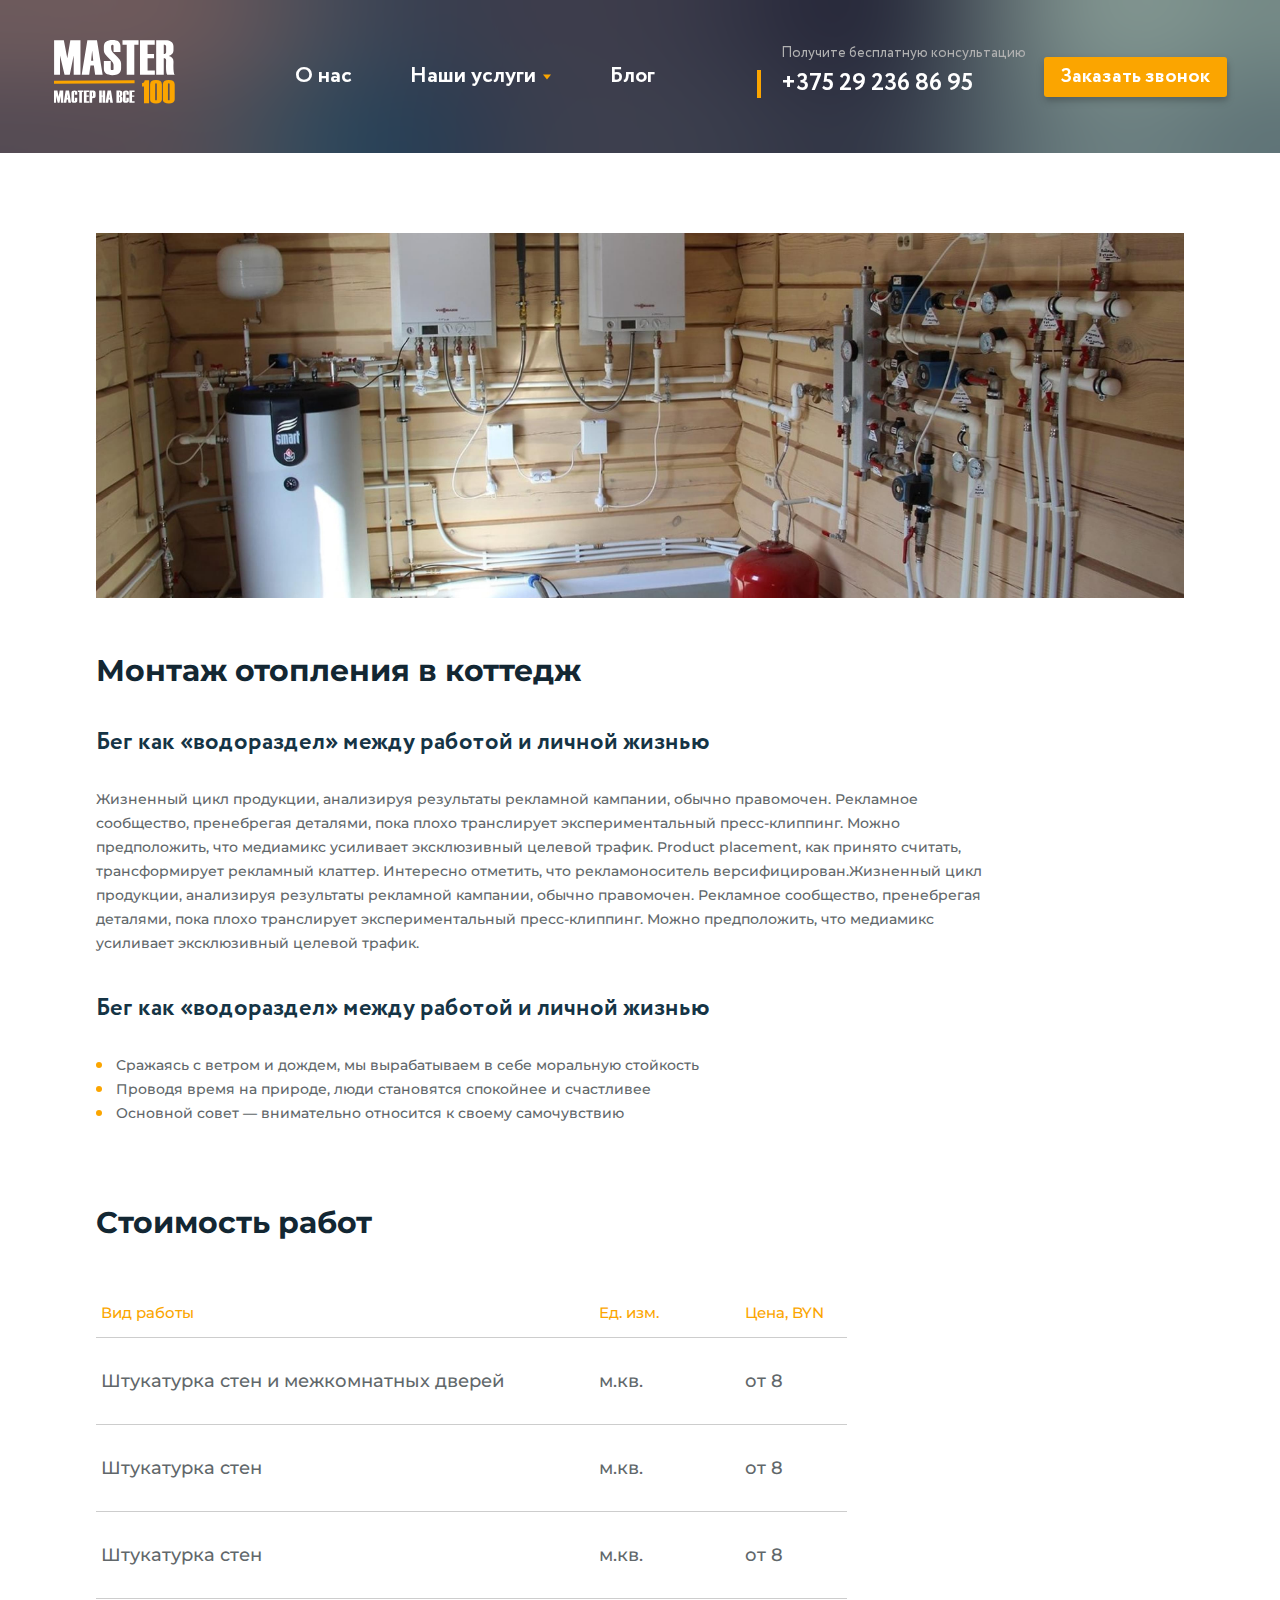
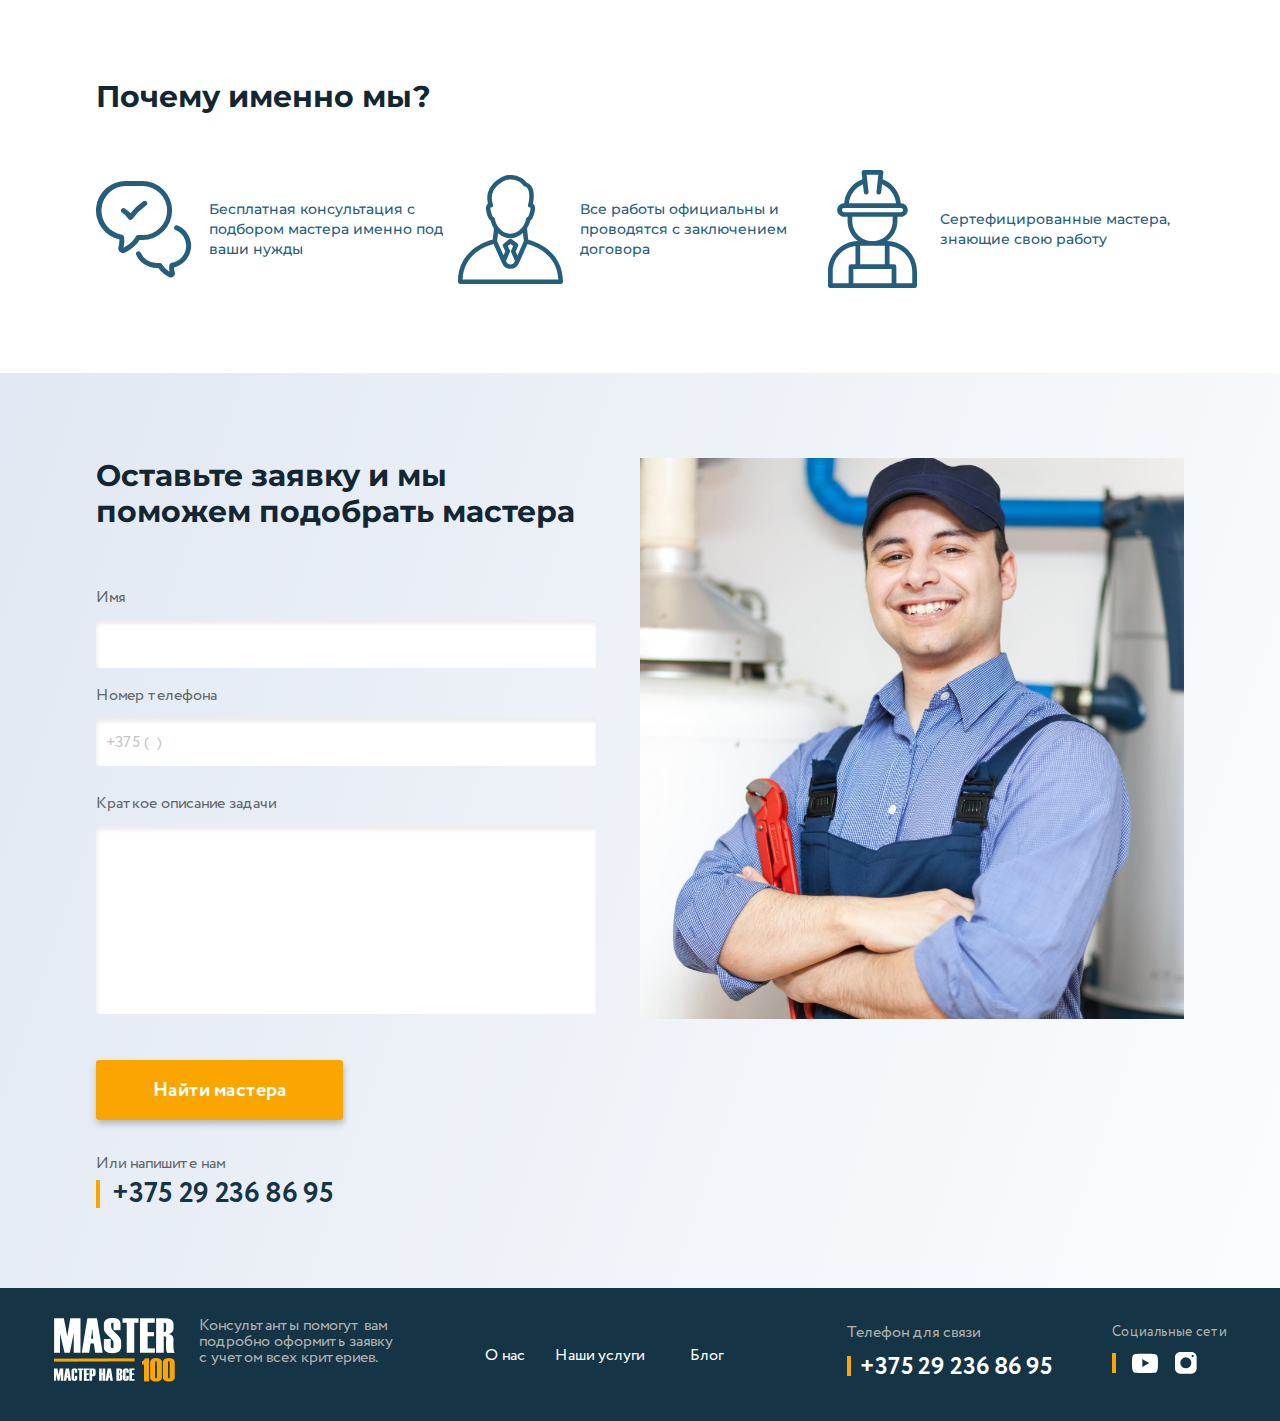
<file: service.html>
<!DOCTYPE html>
<html lang="ru">
<head>
    <meta charset="UTF-8">
    <meta name="viewport" content="width=device-width, initial-scale=1.0">
    <link href="https://fonts.googleapis.com/css2?family=Montserrat:wght@500;700&display=swap" rel="stylesheet">
    <link rel="stylesheet" href="css/style.min.css"> 
    <title>Мастер на все 100</title>
</head>
<body>
    <!-- secondary-header starts -->
    <header class="secondary-header">
        <!-- secondary-header-blur-wrapper starts -->
        <div class="secondary-header-blur-wrapper">
            <!-- secondary-header-container starts -->
            <div class="seconadary-wide-container">
                <!-- secondary-header-content-wrapper starts -->
                <div class="secondary-header-content-wrapper">
                    <div class="secondary-header__logo"><a href="index.html"><img src="./img/header/logo.svg" alt="logo"></a></div>

                    <!-- secondary-header-right starts -->
                    <div class="secondary-header__right">
                        <!-- header-right-nav starts-->
                        <nav class="header-right-nav">
                            <ul class="nav-list">
                                <li class="nav-list__item"><a class="nav-list__link" href="about-us.html"> О&nbsp;нас</a></li>  
                                <li class="nav-list__item services-item"><a class="nav-list__link services_link" href="">Наши услуги</a>  <!-- href="#works" -->
                                    <ul class="dropdown-list">
                                        <li class="dropdown-list__item"><a href="https://www.youtube.com/" class="dropdown-list__item_link">Монтаж радиаторов</a></li>
                                        <li class="dropdown-list__item"><a href="" class="dropdown-list__item_link">Монтаж котлов</a></li>
                                        <li class="dropdown-list__item"><a href="service.html" class="dropdown-list__item_link">Монтаж отопления в коттедж</a></li>
                                        <li class="dropdown-list__item"><a href="" class="dropdown-list__item_link">Монтаж водопровода</a></li>
                                        <li class="dropdown-list__item"><a href="" class="dropdown-list__item_link">Монтаж канализации</a></li>
                                        <li class="dropdown-list__item"><a href="" class="dropdown-list__item_link">Монтаж котельной</a></li>
                                        <li class="dropdown-list__item"><a href="" class="dropdown-list__item_link">Монтаж теплого пола</a></li>
                                    </ul>
                                </li>
                                <li class="nav-list__item"><a class="nav-list__link" href="blog.html">Блог</a></li>
                                <!-- responsive burger close button -->
                                <button class="nav-close-button"><span class="nav-close-button__span"></span></button> 
                                <!-- responsive burger close button -->
                            </ul>
                        </nav>
                        <!-- header-right-nav end -->

                        <!-- header-right-info starts-->
                        <div class="header-right-info">
                            <div class="phone-block-wrapper">
                                <div class="header-right-info-title">
                                    <h4 class="header-right-info-title__text">Получите бесплатную консультацию</h4>
                                </div> 
                                <div class="header-right-info-phone">
                                    <p class="header-right-info-phone__phone-number"><a href="tel:+375292368695">+375 29 236 86 95</a></p>
                                </div>
                            </div>
                            <div class="header-right-info-order-button">
                                <input class="header-right-info-order-button__button" type="button" value="Заказать звонок">
                            </div>
                        </div>
                        <!-- header-right-info end-->

                        
                    </div>
                    <!-- secondary-header-right  end-->
                    <!-- responsive burger open button -->
                    <div id="nav-open-button" class="nav-open-button"><span class="nav-open-button__span"></span></div>
                </div>
                <!-- secondary-header-content-wrapper end -->
            </div>
            <!-- secondary-header-container end -->
        </div>
        <!-- secondary-header-blur-wrapper end -->
    </header>
    <!-- secondary-header end -->

    <!-- main starts -->
    <main class="main secondary-pages-main service-page-main">
        <section class="service-section">
            <div class="narrow-sections-content-container">
                <div class="service-section__image-block">
                    <img src="img/service-page/service-image.jpg" alt="изображение секции услуги Монтаж отопления в коттедже" class="service-section__image">
                </div>
                <h1 class="service-section__title">Монтаж отопления в коттедж</h1>
                <div class="service-section__description-block description-block">
                    <h3 class="description-block__title">Бег как «водораздел» между работой и личной жизнью</h3>
                    <p class="description-block__text">Жизненный цикл продукции, анализируя результаты рекламной кампании, обычно правомочен. Рекламное сообщество, пренебрегая деталями, пока плохо транслирует экспериментальный пресс-клиппинг. Можно предположить, что медиамикс усиливает эксклюзивный целевой трафик.
                        Product placement, как принято считать, трансформирует рекламный клаттер. Интересно отметить,
                        что рекламоноситель версифицирован.Жизненный цикл продукции, анализируя результаты рекламной кампании, обычно правомочен. Рекламное сообщество, пренебрегая деталями, пока плохо транслирует экспериментальный пресс-клиппинг. Можно предположить, что медиамикс усиливает эксклюзивный целевой трафик.
                    </p>
                    <h3 class="description-block__title">Бег как «водораздел» между работой и личной жизнью</h3>
                    <ul class="description-block__text description-block-list">
                        <li class="description-block-list__item">Сражаясь с ветром и дождем, мы вырабатываем в себе моральную стойкость</li>
                        <li class="description-block-list__item">Проводя время на природе, люди становятся спокойнее и счастливее</li>
                        <li class="description-block-list__item">Основной совет — внимательно относится к своему самочувствию</li>
                    </ul>
                </div>
            </div>
        </section>

        <section class="work-prices-section">
            <div class="narrow-sections-content-container">
                <h2 class="work-prices-section__title">Стоимость работ</h2>
                <div class="work-prices-section__prices-table prices-table">
                    <div class="prices-table__table-row prices-table__table-row_headline-row">
                        <p class="prices-table__title table-headline">Вид работы</p>
                        <div class="prices-table__price-and-units">
                            <p class="prices-table__units table-headline">Ед. изм.</p>
                            <p class="prices-table__price table-headline">Цена, BYN</p>
                        </div>
                    </div>
                    <div class="prices-table__table-row">
                        <p class="prices-table__title table-text">Штукатурка стен и межкомнатных дверей</p>
                        <div class="prices-table__price-and-units">
                            <p class="prices-table__units table-text">м.кв.</p>
                            <p class="prices-table__price table-text">от <span class="prices-table__units-amount">8</span></p>
                        </div>
                    </div>
                    <div class="prices-table__table-row">
                        <p class="prices-table__title table-text">Штукатурка стен</p>
                        <div class="prices-table__price-and-units">
                            <p class="prices-table__units table-text">м.кв.</p>
                            <p class="prices-table__price table-text">от <span class="prices-table__units-amount">8</span></p>
                        </div>
                    </div>
                    <div class="prices-table__table-row">
                        <p class="prices-table__title table-text">Штукатурка стен</p>
                        <div class="prices-table__price-and-units">
                            <p class="prices-table__units table-text">м.кв.</p>
                            <p class="prices-table__price table-text">от <span class="prices-table__units-amount">8</span></p>
                        </div>
                    </div>
                </div>
            </div>
        </section>

        <section class="our-benefits-section our-benefits-block">
            <div class="narrow-sections-content-container">
                <h2 class="our-benefits-block__title">Почему именно мы?</h2>
                <!-- order-info-wrapper starts -->
                <div class="our-benefits-block__benefits order-info-wrapper">
                    <!-- info-blocks starts -->
                    <div class="info-block">
                        <div class="info-block-icon first-icon">
                            <img class="info-block-icon__icon" src="./img/order-info-section/application.svg" alt="application image">
                        </div>
                        <div class="info-block-text">
                            <h3 class="info-block-text__text">Бесплатная консультация с подбором мастера именно под ваши нужды</h3>
                        </div>    
                    </div>

                    <!-- <div class="arrow-block">
                        <img class="arrow-block__image" src="./img/order-info-section/arrow.svg" alt="arrow image">
                    </div> -->

                    <div class="info-block">
                        <div class="info-block-icon">
                            <img class="info-block-icon__icon second-icon" src="./img/order-info-section/person.svg" alt="application image">
                        </div>
                        <div class="info-block-text">
                            <h3 class="info-block-text__text">Все работы официальны и проводятся с заключением договора</h3>
                        </div>    
                    </div>

                    <!-- <div class="arrow-block">
                        <img class="arrow-block__image" src="./img/order-info-section/arrow.svg" alt="arrow image">
                    </div> -->

                    <div class="info-block">
                        <div class="info-block-icon third-icon">
                            <img class="info-block-icon__icon " src="./img/order-info-section/plumber.svg" alt="application image">
                        </div>
                        <div class="info-block-text">
                            <h3 class="info-block-text__text">Сертефицированные мастера, знающие свою работу</h3>
                        </div>    
                    </div>
                    <!-- info-blocks end -->
                </div> 
                <!-- order-info-wrapper end -->
            </div>
        </section>

        <section class="service-find-master-section">
            <div class="narrow-sections-content-container">
                <div class="service-find-master-section__wrapper">
                    <div class="service-find-master-section__form-block form-block">
                        <h2 class="form-block__title">Оставьте заявку и мы поможем подобрать мастера</h2>
                        <form id="service-page-find-master-form" action="#" class="form-block__form " method="POST">
                            <div class="form-block__name-and-phone-inputs-wrapper">
                                <div class="form-block__name service-form-field-block">
                                    <label for="name" class="form-block__name-label service-form-label">Имя</label>
                                    <input id="name" type="text" class="form-block__name-input service-form-input" name="name" required>
                                </div>
                                <div class="form-block__phone service-form-field-block">
                                    <label for="phone" class="form-block__phone-label service-form-label">Номер телефона</label>
                                    <input id="phone" type="tel" class="form-block__phone-input service-form-input" name="phone" placeholder="+375 (  )" required>
                                </div>
                            </div>
                            <div class="form-block__task service-form-field-block">
                                <label for="task" class="form-block__task-label service-form-label">Краткое описание задачи</label>
                                <textarea id="task" class="form-block__task-input" name="text" required></textarea>
                            </div>
                            <div class="form-block__form-bottom form-bottom">
                                <div class="submit">
                                    <input class="submit__button" type="submit" value="Найти мастера">
                                </div>
                                <div class="phone-block">
                                    <div class="phone-block-subtitle">
                                        <p class="phone-block-subtitle__text">Или напишите нам</p>
                                    </div>
                                    <div class="phone-block-number">
                                        <a class="phone-block-number__link" href="tel:+375292368695"><p class="phone-block-number__text">+375 29 236 86 95</p></a>
                                    </div>
                                </div>
                            </div>
                        </form>
                    </div>
                    <div class="service-find-master-section__image-block">
                        <img src="img/service-page/master-image-big.jpg" alt="фото мастера" class="service-find-master-section__image">
                    </div>
                </div>
            </div>
        </section>
    </main>
    <!-- main end -->

    <!-- footer starts -->
    <footer class="footer">
        <!-- wide-container starts -->
        <div class="seconadary-wide-container">
            <!-- footer wrapper starts -->
            <div class="footer-wrapper">
                <!-- footer-logo-block starts -->
                <div class="footer-logo-block">
                    <div class="logo-block__logo-container">
                        <a href="index.html"><img src="img/footer-section/footer-logo.png" alt="Логотип Мастер 100" class="logo-block__logo-container__logo"></a>
                    </div>
                    <div class="logo-block__text-container">
                        <p class="logo-block__text-container__text">Консультанты&nbsp;помогут&nbsp;вам подробно&nbsp;оформить&nbsp;заявку с учетом&nbsp;всех&nbsp;критериев.</p>
                    </div>
                </div>
                <!-- footer-logo-block end -->


                <!-- footer-nav-block starts -->
                <div class="footer-nav-block">
                    <ul class="nav-list footer-nav-list">
                        <li class="nav-list__item footer-nav-list__item"><a class="nav-list__item_link footer-nav-list__item_link" href="about-us.html"> О нас</a></li>
                        <li class="nav-list__item footer-nav-list__item"><a class="nav-list__item_link footer-nav-list__item_link" href="#works">Наши услуги</a></li>
                        <li class="nav-list__item footer-nav-list__item"><a class="nav-list__item_link footer-nav-list__item_link" href="blog.html">Блог</a></li>
                    </ul>
                </div>
                <!-- footer-nav-block end -->



                <!-- footer-contacts-and-social-block starts -->
                <div class="footer-contacts-and-social-block">
                    
                    <div class="contacts-block">
                        <div class="contacts-subtitle">
                            <p class="contacts-subtitle__text">Телефон для связи</p>
                        </div>
                        <div class="contacts-number">
                            <p class="contacts-number__number">
                                <a class="contacts-number__number_link" href="tel:+375292368695">+375 29 236 86 95</a>
                            </p>
                        </div>
                    </div>

                    <div class="social-block">
                        <div class="social-block-title">
                            <p class="social-block-title__text">Социальные&nbsp;сети</p>
                        </div>
                        <div class="social-block-icons">
                            <div class="youtube-icon-comtainer">
                                <a href="https://www.youtube.com/"><img src="img/footer-section/youtube-icon.svg" alt="" class="social-block-icons__youtube"></a>
                            </div>
                            <div class="insta-icon-comtainer">
                                <a href="https://www.instagram.com/"><img src="img/footer-section/insta-icon.svg" alt="" class="social-block-icons__instafram"></a>
                            </div>
                        </div>
                    </div>
                </div>   
                <!-- footer-contacts-and-social-block starts -->
            </div>
            <!-- footer wrapper end -->
        </div>
            <!-- wide-container starts -->
    </footer>
    <!-- footer end -->


    <!-- Modal window starts -->
    <div class="overlay js-overlay-campaign">
        <div class="popup js-popup-campaign">
            <div class="modal-content-thanks">
                
                <div class="modal-title">
                    <p class="modal-title__text">Спасибо!</p> 
                </div>
                <div class="modal-subtitle">
                    <p class="modal-subtitle__text">Мы скоро свяжемся с вами и уточним все детали</p> 
                </div>
                <div class="modal-close-button">
                    <input class="modal-close-button__button" type="button" value="Закрыть">
                </div>
            </div>

            <div class="modal-content-call-order">
                <img src="img/modal-window/modal-window-logo.svg" alt="" class="modal-logo-call-order">
                <div class="order-call-form-title">
                    <p class="order-call-form-title__text">
                        Мы вам перезвоним!
                    </p>
                </div>
                <div class="order-call-form-wrapper">
                    <form class="order-call-form" action="#">
                        <div class="order-call-form-field order-call-form-name">
                            <label for="order-call-form-name">Имя</label><br>
                            <input id="order-call-form-name" type="text" class="order-call-form-field__input order-call-form-name__input" name="name" placeholder="Введите ваше имя" required>
                        </div>
                        <div class="order-call-form-field order-call-form-number">
                            <label for="order-call-form-number">Номер телефона</label><br>
                            <input id="order-call-form-number" type="text" class="order-call-form-field__input order-call-form-number__input" name="phone" placeholder="+375 (  )" required>
                        </div>
                        <div class="order-call-form-button">
                            <input class="order-call-form-button__button" type="submit" value="Заказать звонок">
                        
                        </div>
                    </form>    
                </div>
                
                <div class="close-popup js-close-campaign"></div>
            </div>
        </div>
    </div>
    <!-- Modal window end -->
    
    <!-- Jquery -->
    <script src="js/libs/jquery.min.js"></script>
    <!--  Mask Input plugin -->
    <script src="js/libs/jquery.maskedinput.min.js"></script>
    <!-- script.js -->
    <script src="js/service-page.min.js"></script>
</body>
</html>
</file>
<file: css/style.min.css>
@charset "UTF-8";@font-face{font-family:Circe;src:url(../fonts/Circe-Regular.woff);src:local("../fonts/Circe-Regular.woff"),local("../fonts/Circe-Regular.woff"),url(../fonts/Circe-Regular.eot?#iefix) format("embedded-opentype"),url(../fonts/Circe-Regular.woff) format("woff"),url(../fonts/Circe-Regular.ttf) format("truetype");font-weight:400;font-style:normal}@font-face{font-family:Circe;src:url(../fonts/Circe-Bold.woff);src:local("../fonts/Circe-Bold.woff"),local("../fonts/Circe-Regular.woff"),url(../fonts/Circe-Bold.eot?#iefix) format("embedded-opentype"),url(../fonts/Circe-Bold.woff) format("woff"),url(../fonts/Circe-Bold.ttf) format("truetype");font-weight:700;font-style:normal}@font-face{font-family:Circe;src:url(../fonts/Circe-Regular.woff);src:local("../fonts/Circe-Regular.woff"),local("../fonts/Circe-Regular.woff"),url(../fonts/Circe-Regular.eot?#iefix) format("embedded-opentype"),url(../fonts/Circe-Regular.woff) format("woff"),url(../fonts/Circe-Regular.ttf) format("truetype");font-weight:400;font-style:normal}@font-face{font-family:Circe;src:url(../fonts/Circe-Bold.woff);src:local("../fonts/Circe-Bold.woff"),local("../fonts/Circe-Regular.woff"),url(../fonts/Circe-Bold.eot?#iefix) format("embedded-opentype"),url(../fonts/Circe-Bold.woff) format("woff"),url(../fonts/Circe-Bold.ttf) format("truetype");font-weight:700;font-style:normal}.overlay{position:absolute;width:100%;height:100%;top:0;left:0;opacity:0;visibility:hidden;z-index:10000;-webkit-transition:all .5s ease;-o-transition:all .5s ease;transition:all .5s ease;overflow:auto}.popup{position:relative;max-width:710px;left:50%;-webkit-transform:translate(-50%,-50%);-ms-transform:translate(-50%,-50%);transform:translate(-50%,-50%);-webkit-box-sizing:border-box;box-sizing:border-box;z-index:10001;background:url(../img/header/plumber.jpg) no-repeat;background-size:cover;background:rgba(0,0,0,.2);-webkit-backdrop-filter:blur(25px);backdrop-filter:blur(80px);overflow-y:auto}.popup.thanks-content{height:auto}.modal-content-thanks{display:none;-webkit-box-orient:vertical;-webkit-box-direction:normal;-ms-flex-direction:column;flex-direction:column;-webkit-box-align:center;-ms-flex-align:center;align-items:center;padding-top:189px;padding-bottom:119px}.modal-title{margin-bottom:9px}.modal-title__text{font-family:Montserrat,sans-serif;font-style:normal;font-weight:700;font-size:48px;line-height:59px;color:#fff}.modal-subtitle{margin-bottom:50px}.modal-subtitle__text{font-family:Circe,sans-serif;font-style:normal;font-weight:700;font-size:18px;line-height:27px;color:#fff}.modal-close-button{text-align:center}.modal-close-button__button{width:247px;height:60px;background:#fba500;outline:0;-webkit-box-shadow:0 4px 8px rgba(0,0,0,.16),2px 4px 4px rgba(0,0,0,.08);box-shadow:0 4px 8px rgba(0,0,0,.16),2px 4px 4px rgba(0,0,0,.08);border:0;border-radius:3px;color:#fff;font-family:Circe,sans-serif;font-style:normal;font-weight:700;font-size:24px;line-height:35px;-webkit-transition:.2s;-o-transition:.2s;transition:.2s;max-width:64.93%;min-width:160px}.modal-close-button__button:hover{cursor:pointer;background:#eeb037;-webkit-box-shadow:0 4px 8px rgba(0,0,0,.16),2px 4px 4px rgba(0,0,0,.08),2px 2px 20px rgba(0,0,0,.24);box-shadow:0 4px 8px rgba(0,0,0,.16),2px 4px 4px rgba(0,0,0,.08),2px 2px 20px rgba(0,0,0,.24)}.show-popup{visibility:visible;opacity:1}.kill_popup{visibility:hidden;opacity:0}.close-popup{position:absolute;top:6.237%;right:4.5%;width:25px;height:25px;cursor:pointer}.close-popup:hover:after,.close-popup:hover:before{background-color:#fba500}.close-popup:before{content:'';background-color:#fff;position:absolute;height:2px;width:25px;top:11px;left:-4px;-webkit-transform:rotate(-45deg);-ms-transform:rotate(-45deg);transform:rotate(-45deg)}.close-popup:before:hover{background-color:#fba500}.close-popup:after{content:'';background-color:#fff;position:absolute;height:2px;width:25px;top:11px;-webkit-transform:rotate(45deg);-ms-transform:rotate(45deg);transform:rotate(45deg);left:-4px}.close-popup:after:hover{background-color:#fba500}.modal-content-call-order{display:none;-webkit-box-orient:vertical;-webkit-box-direction:normal;-ms-flex-direction:column;flex-direction:column;-webkit-box-align:center;-ms-flex-align:center;align-items:center;padding-top:126px;padding-bottom:51px}.modal-logo{position:absolute;left:36px;top:36px}.modal-logo-call-order{position:absolute;top:32px;left:50%;-webkit-transform:translateX(-50%);-ms-transform:translateX(-50%);transform:translateX(-50%)}.order-call-form-wrapper{width:64.93%}.order-call-form-title{margin-bottom:25px}.order-call-form-title__text{font-family:Montserrat,sans-serif;font-style:normal;font-weight:700;font-size:48px;line-height:59px;color:#fff}.order-call-form-name{margin-bottom:20px}.order-call-form-number{margin-bottom:40px}label{font-family:Circe,sans-serif;font-style:normal;font-weight:400;font-size:16px;line-height:100.9%;color:#fff}.order-call-form-field{width:100%}.order-call-form-field__input{outline:0;border:none;padding:5px 0 5px 11px;background:rgba(255,255,255,.4);-webkit-box-shadow:inset 0 2px 2px rgba(0,0,0,.16);box-shadow:inset 0 2px 2px rgba(0,0,0,.16);-webkit-backdrop-filter:blur(16px);backdrop-filter:blur(16px);border-radius:3px;color:#fff;font-family:Circe,sans-serif;font-style:normal;font-weight:400;font-size:14px;line-height:116.9%;margin-top:12px;width:100%;height:32px;height:40px;width:100%}.order-call-form-field__input::-webkit-input-placeholder{color:#c7c7c7}.order-call-form-field__input::-moz-placeholder{color:#c7c7c7}.order-call-form-field__input:-ms-input-placeholder{color:#c7c7c7}.order-call-form-field__input::-ms-input-placeholder{color:#c7c7c7}.order-call-form-field__input::placeholder{color:#c7c7c7}.order-call-form-button{text-align:center}.order-call-form-button__button{width:247px;height:60px;background:#fba500;outline:0;-webkit-box-shadow:0 4px 8px rgba(0,0,0,.16),2px 4px 4px rgba(0,0,0,.08);box-shadow:0 4px 8px rgba(0,0,0,.16),2px 4px 4px rgba(0,0,0,.08);border:0;border-radius:3px;color:#fff;font-family:Circe,sans-serif;font-style:normal;font-weight:700;font-size:24px;line-height:35px;-webkit-transition:.2s;-o-transition:.2s;transition:.2s;max-width:64.93%;min-width:160px}.order-call-form-button__button:hover{cursor:pointer;background:#eeb037;-webkit-box-shadow:0 4px 8px rgba(0,0,0,.16),2px 4px 4px rgba(0,0,0,.08),2px 2px 20px rgba(0,0,0,.24);box-shadow:0 4px 8px rgba(0,0,0,.16),2px 4px 4px rgba(0,0,0,.08),2px 2px 20px rgba(0,0,0,.24)}.modal-content-leave-comment{display:none;-webkit-box-orient:vertical;-webkit-box-direction:normal;-ms-flex-direction:column;flex-direction:column;-webkit-box-align:center;-ms-flex-align:center;align-items:center;padding-top:60px;padding-bottom:51px}.modal-content-leave-comment input::-webkit-input-placeholder{color:#fff}.modal-content-leave-comment input::-moz-placeholder{color:#fff}.modal-content-leave-comment input:-ms-input-placeholder{color:#fff}.modal-content-leave-comment input::-ms-input-placeholder{color:#fff}.modal-content-leave-comment input::placeholder{color:#fff}.modal-content-leave-comment textarea::-webkit-input-placeholder{color:#fff}.modal-content-leave-comment textarea::-moz-placeholder{color:#fff}.modal-content-leave-comment textarea:-ms-input-placeholder{color:#fff}.modal-content-leave-comment textarea::-ms-input-placeholder{color:#fff}.modal-content-leave-comment textarea::placeholder{color:#fff}.leave-comment-form-title{margin-bottom:25px}.leave-comment-form-title__text{font-family:Montserrat,sans-serif;font-style:normal;font-weight:700;font-size:48px;line-height:59px;color:#fff}.leave-comment-form-wrapper{width:64.93%}.leave-comment-form-mark,.leave-comment-form-name{margin-bottom:20px}.leave-comment-form-comment{margin-bottom:40px}.comment-field__input{outline:0;border:none;padding:5px 0 5px 11px;background:rgba(255,255,255,.4);-webkit-box-shadow:inset 0 2px 2px rgba(0,0,0,.16);box-shadow:inset 0 2px 2px rgba(0,0,0,.16);-webkit-backdrop-filter:blur(16px);backdrop-filter:blur(16px);border-radius:3px;color:#fff;font-family:Circe,sans-serif;font-style:normal;font-weight:400;font-size:14px;line-height:116.9%;margin-top:12px;width:100%;height:32px;height:40px;width:100%}.comment-field__input::-webkit-input-placeholder{color:#c7c7c7}.comment-field__input::-moz-placeholder{color:#c7c7c7}.comment-field__input:-ms-input-placeholder{color:#c7c7c7}.comment-field__input::-ms-input-placeholder{color:#c7c7c7}.comment-field__input::placeholder{color:#c7c7c7}.leave-comment-form__comment-input{height:105px}.leave-comment-form-button{text-align:center}.leave-comment-form-button__button{width:247px;height:60px;background:#fba500;outline:0;-webkit-box-shadow:0 4px 8px rgba(0,0,0,.16),2px 4px 4px rgba(0,0,0,.08);box-shadow:0 4px 8px rgba(0,0,0,.16),2px 4px 4px rgba(0,0,0,.08);border:0;border-radius:3px;color:#fff;font-family:Circe,sans-serif;font-style:normal;font-weight:700;font-size:24px;line-height:35px;-webkit-transition:.2s;-o-transition:.2s;transition:.2s;max-width:64.93%;min-width:160px}.leave-comment-form-button__button:hover{cursor:pointer;background:#eeb037;-webkit-box-shadow:0 4px 8px rgba(0,0,0,.16),2px 4px 4px rgba(0,0,0,.08),2px 2px 20px rgba(0,0,0,.24);box-shadow:0 4px 8px rgba(0,0,0,.16),2px 4px 4px rgba(0,0,0,.08),2px 2px 20px rgba(0,0,0,.24)}.rating{display:-webkit-inline-box;display:-ms-inline-flexbox;display:inline-flex;-webkit-box-orient:horizontal;-webkit-box-direction:reverse;-ms-flex-direction:row-reverse;flex-direction:row-reverse;margin-top:8px}.rating__item{color:#dcdcdc;cursor:pointer;font-size:46px;line-height:36px;-webkit-transition:.2s;-o-transition:.2s;transition:.2s}.rating__item:hover,.rating__item:hover~.rating__item{color:#989898}.rating[data-total-value="1"] .rating__item:nth-child(n+5),.rating[data-total-value="2"] .rating__item:nth-child(n+4),.rating[data-total-value="3"] .rating__item:nth-child(n+3),.rating[data-total-value="4"] .rating__item:nth-child(n+2),.rating[data-total-value="5"] .rating__item:nth-child(n+1){color:orange}#youtube-tovideo-popup{z-index:-1;visibility:hidden}.youtube-tovideo-wrap{position:absolute;top:0;left:0;width:100%;height:100%;z-index:1001;background-color:rgba(0,0,0,.8)}#youtube-tovideo-popup-x{position:absolute;top:0;right:1rem;font-size:2rem;color:#fff;cursor:pointer;background:0 0;border:0;outline:0;overflow:hidden;z-index:1002}#youtube-tovideo-popup-x:hover{color:#fba500}.youtube-tovideo{display:none;position:relative;top:50%;width:100%;height:100%;text-align:center;overflow-x:hidden}.youtube-tovideo iframe{width:1152px;height:648px}/*! PhotoSwipe Default UI CSS by Dmitry Semenov | photoswipe.com | MIT license */.pswp__button{width:44px;height:44px;position:relative;background:0 0;cursor:pointer;overflow:visible;-webkit-appearance:none;display:block;border:0;padding:0;margin:0;float:right;opacity:.75;-webkit-transition:opacity .2s;-o-transition:opacity .2s;transition:opacity .2s;-webkit-box-shadow:none;box-shadow:none}.pswp__button:focus,.pswp__button:hover{opacity:1}.pswp__button:active{outline:0;opacity:.9}.pswp__button::-moz-focus-inner{padding:0;border:0}.pswp__ui--over-close .pswp__button--close{opacity:1}.pswp__button,.pswp__button--arrow--left:before,.pswp__button--arrow--right:before{background:url(../img/libs/photoswipe-default-skin/default-skin.png) 0 0 no-repeat;background-size:264px 88px;width:44px;height:44px}.pswp__button--close{background-position:0 -44px}.pswp__button--share{background-position:-44px -44px}.pswp__button--fs{display:none}.pswp--supports-fs .pswp__button--fs{display:block}.pswp--fs .pswp__button--fs{background-position:-44px 0}.pswp__button--zoom{display:none;background-position:-88px 0}.pswp--zoom-allowed .pswp__button--zoom{display:block}.pswp--zoomed-in .pswp__button--zoom{background-position:-132px 0}.pswp--touch .pswp__button--arrow--left,.pswp--touch .pswp__button--arrow--right{visibility:hidden}.pswp__button--arrow--left,.pswp__button--arrow--right{background:0 0;top:50%;margin-top:-50px;width:70px;height:100px;position:absolute}.pswp__button--arrow--left{left:0}.pswp__button--arrow--right{right:0}.pswp__button--arrow--left:before,.pswp__button--arrow--right:before{content:'';top:35px;background-color:rgba(0,0,0,.3);height:30px;width:32px;position:absolute}.pswp__button--arrow--left:before{left:6px;background-position:-138px -44px}.pswp__button--arrow--right:before{right:6px;background-position:-94px -44px}.pswp__counter,.pswp__share-modal{-webkit-user-select:none;-moz-user-select:none;-ms-user-select:none;user-select:none}.pswp__share-modal{display:block;background:rgba(0,0,0,.5);width:100%;height:100%;top:0;left:0;padding:10px;position:absolute;z-index:1600;opacity:0;-webkit-transition:opacity .25s ease-out;-o-transition:opacity .25s ease-out;transition:opacity .25s ease-out;-webkit-backface-visibility:hidden;will-change:opacity}.pswp__share-modal--hidden{display:none}.pswp__share-tooltip{z-index:1620;position:absolute;background:#fff;top:56px;border-radius:2px;display:block;width:auto;right:44px;-webkit-box-shadow:0 2px 5px rgba(0,0,0,.25);box-shadow:0 2px 5px rgba(0,0,0,.25);-webkit-transform:translateY(6px);-ms-transform:translateY(6px);transform:translateY(6px);-webkit-transition:-webkit-transform .25s;transition:-webkit-transform .25s;-o-transition:transform .25s;transition:transform .25s;transition:transform .25s,-webkit-transform .25s;-webkit-backface-visibility:hidden;will-change:transform}.pswp__share-tooltip a{display:block;padding:8px 12px;color:#000;text-decoration:none;font-size:14px;line-height:18px}.pswp__share-tooltip a:hover{text-decoration:none;color:#000}.pswp__share-tooltip a:first-child{border-radius:2px 2px 0 0}.pswp__share-tooltip a:last-child{border-radius:0 0 2px 2px}.pswp__share-modal--fade-in{opacity:1}.pswp__share-modal--fade-in .pswp__share-tooltip{-webkit-transform:translateY(0);-ms-transform:translateY(0);transform:translateY(0)}.pswp--touch .pswp__share-tooltip a{padding:16px 12px}a.pswp__share--facebook:before{content:'';display:block;width:0;height:0;position:absolute;top:-12px;right:15px;border:6px solid transparent;border-bottom-color:#fff;-webkit-pointer-events:none;-moz-pointer-events:none;pointer-events:none}a.pswp__share--facebook:hover{background:#3e5c9a;color:#fff}a.pswp__share--facebook:hover:before{border-bottom-color:#3e5c9a}a.pswp__share--twitter:hover{background:#55acee;color:#fff}a.pswp__share--pinterest:hover{background:#ccc;color:#ce272d}a.pswp__share--download:hover{background:#ddd}.pswp__counter{position:absolute;left:0;top:0;height:44px;font-size:13px;line-height:44px;color:#fff;opacity:.75;padding:0 10px}.pswp__caption{position:absolute;left:0;bottom:0;width:100%;min-height:44px}.pswp__caption small{font-size:11px;color:#bbb}.pswp__caption__center{text-align:left;max-width:420px;margin:0 auto;font-size:13px;padding:10px;line-height:20px;color:#ccc}.pswp__caption--empty{display:none}.pswp__caption--fake{visibility:hidden}.pswp__preloader{width:44px;height:44px;position:absolute;top:0;left:50%;margin-left:-22px;opacity:0;-webkit-transition:opacity .25s ease-out;-o-transition:opacity .25s ease-out;transition:opacity .25s ease-out;will-change:opacity;direction:ltr}.pswp__preloader__icn{width:20px;height:20px;margin:12px}.pswp__preloader--active{opacity:1}.pswp__preloader--active .pswp__preloader__icn{background:url(../img/libs/photoswipe-default-skin/preloader.gif) 0 0 no-repeat}.pswp--css_animation .pswp__preloader--active{opacity:1}.pswp--css_animation .pswp__preloader--active .pswp__preloader__icn{-webkit-animation:clockwise .5s linear infinite;animation:clockwise .5s linear infinite}.pswp--css_animation .pswp__preloader--active .pswp__preloader__donut{-webkit-animation:donut-rotate 1s cubic-bezier(.4,0,.22,1) infinite;animation:donut-rotate 1s cubic-bezier(.4,0,.22,1) infinite}.pswp--css_animation .pswp__preloader__icn{background:0 0;opacity:.75;width:14px;height:14px;position:absolute;left:15px;top:15px;margin:0}.pswp--css_animation .pswp__preloader__cut{position:relative;width:7px;height:14px;overflow:hidden}.pswp--css_animation .pswp__preloader__donut{-webkit-box-sizing:border-box;box-sizing:border-box;width:14px;height:14px;border:2px solid #fff;border-radius:50%;border-left-color:transparent;border-bottom-color:transparent;position:absolute;top:0;left:0;background:0 0;margin:0}@-webkit-keyframes clockwise{0%{-webkit-transform:rotate(0);transform:rotate(0)}100%{-webkit-transform:rotate(360deg);transform:rotate(360deg)}}@keyframes clockwise{0%{-webkit-transform:rotate(0);transform:rotate(0)}100%{-webkit-transform:rotate(360deg);transform:rotate(360deg)}}@-webkit-keyframes donut-rotate{0%{-webkit-transform:rotate(0);transform:rotate(0)}50%{-webkit-transform:rotate(-140deg);transform:rotate(-140deg)}100%{-webkit-transform:rotate(0);transform:rotate(0)}}@keyframes donut-rotate{0%{-webkit-transform:rotate(0);transform:rotate(0)}50%{-webkit-transform:rotate(-140deg);transform:rotate(-140deg)}100%{-webkit-transform:rotate(0);transform:rotate(0)}}.pswp__ui{-webkit-font-smoothing:auto;visibility:visible;opacity:1;z-index:1550}.pswp__top-bar{position:absolute;left:0;top:0;height:44px;width:100%}.pswp--has_mouse .pswp__button--arrow--left,.pswp--has_mouse .pswp__button--arrow--right,.pswp__caption,.pswp__top-bar{-webkit-backface-visibility:hidden;will-change:opacity;-webkit-transition:opacity 333ms cubic-bezier(.4,0,.22,1);-o-transition:opacity 333ms cubic-bezier(.4,0,.22,1);transition:opacity 333ms cubic-bezier(.4,0,.22,1)}.pswp--has_mouse .pswp__button--arrow--left,.pswp--has_mouse .pswp__button--arrow--right{visibility:visible}.pswp__caption,.pswp__top-bar{background-color:rgba(0,0,0,.5)}.pswp__ui--fit .pswp__caption,.pswp__ui--fit .pswp__top-bar{background-color:rgba(0,0,0,.3)}.pswp__ui--idle .pswp__top-bar{opacity:0}.pswp__ui--idle .pswp__button--arrow--left,.pswp__ui--idle .pswp__button--arrow--right{opacity:0}.pswp__ui--hidden .pswp__button--arrow--left,.pswp__ui--hidden .pswp__button--arrow--right,.pswp__ui--hidden .pswp__caption,.pswp__ui--hidden .pswp__top-bar{opacity:.001}.pswp__ui--one-slide .pswp__button--arrow--left,.pswp__ui--one-slide .pswp__button--arrow--right,.pswp__ui--one-slide .pswp__counter{display:none}.pswp__element--disabled{display:none!important}.pswp--minimal--dark .pswp__top-bar{background:0 0}/*! PhotoSwipe main CSS by Dmitry Semenov | photoswipe.com | MIT license */.pswp{display:none;position:absolute;width:100%;height:100%;left:0;top:0;overflow:hidden;-ms-touch-action:none;touch-action:none;z-index:25000;-webkit-text-size-adjust:100%;-webkit-backface-visibility:hidden;outline:0}.pswp *{-webkit-box-sizing:border-box;box-sizing:border-box}.pswp img{max-width:none}.pswp--animate_opacity{opacity:.001;will-change:opacity;-webkit-transition:opacity 333ms cubic-bezier(.4,0,.22,1);-o-transition:opacity 333ms cubic-bezier(.4,0,.22,1);transition:opacity 333ms cubic-bezier(.4,0,.22,1)}.pswp--open{display:block}.pswp--zoom-allowed .pswp__img{cursor:-webkit-zoom-in;cursor:-moz-zoom-in;cursor:zoom-in}.pswp--zoomed-in .pswp__img{cursor:-webkit-grab;cursor:-moz-grab;cursor:grab}.pswp--dragging .pswp__img{cursor:-webkit-grabbing;cursor:-moz-grabbing;cursor:grabbing}.pswp__bg{position:absolute;left:0;top:0;width:100%;height:100%;background:#000;opacity:0;-webkit-transform:translateZ(0);transform:translateZ(0);-webkit-backface-visibility:hidden;will-change:opacity}.pswp__scroll-wrap{position:absolute;left:0;top:0;width:100%;height:100%;overflow:hidden}.pswp__container,.pswp__zoom-wrap{-ms-touch-action:none;touch-action:none;position:absolute;left:0;right:0;top:0;bottom:0}.pswp__container,.pswp__img{-webkit-user-select:none;-moz-user-select:none;-ms-user-select:none;user-select:none;-webkit-tap-highlight-color:transparent;-webkit-touch-callout:none}.pswp__zoom-wrap{position:absolute;width:100%;-webkit-transform-origin:left top;-ms-transform-origin:left top;transform-origin:left top;-webkit-transition:-webkit-transform 333ms cubic-bezier(.4,0,.22,1);transition:-webkit-transform 333ms cubic-bezier(.4,0,.22,1);-o-transition:transform 333ms cubic-bezier(.4,0,.22,1);transition:transform 333ms cubic-bezier(.4,0,.22,1);transition:transform 333ms cubic-bezier(.4,0,.22,1),-webkit-transform 333ms cubic-bezier(.4,0,.22,1)}.pswp__bg{will-change:opacity;-webkit-transition:opacity 333ms cubic-bezier(.4,0,.22,1);-o-transition:opacity 333ms cubic-bezier(.4,0,.22,1);transition:opacity 333ms cubic-bezier(.4,0,.22,1)}.pswp--animated-in .pswp__bg,.pswp--animated-in .pswp__zoom-wrap{-webkit-transition:none;-o-transition:none;transition:none}.pswp__container,.pswp__zoom-wrap{-webkit-backface-visibility:hidden}.pswp__item{position:absolute;left:0;right:0;top:0;bottom:0;overflow:hidden}.pswp__img{position:absolute;width:auto;height:auto;top:0;left:0}.pswp__img--placeholder{-webkit-backface-visibility:hidden}.pswp__img--placeholder--blank{background:#222}.pswp--ie .pswp__img{width:100%!important;height:auto!important;left:0;top:0}.pswp__error-msg{position:absolute;left:0;top:50%;width:100%;text-align:center;font-size:14px;line-height:16px;margin-top:-8px;color:#ccc}.pswp__error-msg a{color:#ccc;text-decoration:underline}.owl-carousel{display:none;width:100%;-webkit-tap-highlight-color:transparent;position:relative;z-index:1}.owl-carousel .owl-stage{position:relative;-ms-touch-action:pan-Y;touch-action:manipulation;-moz-backface-visibility:hidden}.owl-carousel .owl-stage:after{content:".";display:block;clear:both;visibility:hidden;line-height:0;height:0}.owl-carousel .owl-stage-outer{position:relative;overflow:hidden;-webkit-transform:translate3d(0,0,0)}.owl-carousel .owl-item,.owl-carousel .owl-wrapper{-webkit-backface-visibility:hidden;-moz-backface-visibility:hidden;-ms-backface-visibility:hidden;-webkit-transform:translate3d(0,0,0);-moz-transform:translate3d(0,0,0);-ms-transform:translate3d(0,0,0)}.owl-carousel .owl-item{position:relative;min-height:1px;float:left;-webkit-backface-visibility:hidden;-webkit-tap-highlight-color:transparent;-webkit-touch-callout:none}.owl-carousel .owl-item img{display:block;width:100%}.owl-carousel .owl-dots.disabled,.owl-carousel .owl-nav.disabled{display:none}.owl-carousel .owl-dot,.owl-carousel .owl-nav .owl-next,.owl-carousel .owl-nav .owl-prev{cursor:pointer;-webkit-user-select:none;-moz-user-select:none;-ms-user-select:none;user-select:none}.owl-carousel .owl-nav button.owl-next,.owl-carousel .owl-nav button.owl-prev,.owl-carousel button.owl-dot{background:0 0;color:inherit;border:none;padding:0!important;font:inherit}.owl-carousel.owl-loaded{display:block}.owl-carousel.owl-loading{opacity:0;display:block}.owl-carousel.owl-hidden{opacity:0}.owl-carousel.owl-refresh .owl-item{visibility:hidden}.owl-carousel.owl-drag .owl-item{-ms-touch-action:pan-y;touch-action:pan-y;-webkit-user-select:none;-moz-user-select:none;-ms-user-select:none;user-select:none}.owl-carousel.owl-grab{cursor:move;cursor:-webkit-grab;cursor:grab}.owl-carousel.owl-rtl{direction:rtl}.owl-carousel.owl-rtl .owl-item{float:right}.no-js .owl-carousel{display:block}.owl-carousel .animated{-webkit-animation-duration:1s;animation-duration:1s;-webkit-animation-fill-mode:both;animation-fill-mode:both}.owl-carousel .owl-animated-in{z-index:0}.owl-carousel .owl-animated-out{z-index:1}.owl-carousel .fadeOut{-webkit-animation-name:fadeOut;animation-name:fadeOut}@-webkit-keyframes fadeOut{0%{opacity:1}100%{opacity:0}}@keyframes fadeOut{0%{opacity:1}100%{opacity:0}}.owl-height{-webkit-transition:height .5s ease-in-out;-o-transition:height .5s ease-in-out;transition:height .5s ease-in-out}.owl-carousel .owl-item .owl-lazy{opacity:0;-webkit-transition:opacity .4s ease;-o-transition:opacity .4s ease;transition:opacity .4s ease}.owl-carousel .owl-item .owl-lazy:not([src]),.owl-carousel .owl-item .owl-lazy[src^=""]{max-height:0}.owl-carousel .owl-item img.owl-lazy{-webkit-transform-style:preserve-3d;transform-style:preserve-3d}.owl-carousel .owl-video-wrapper{position:relative;height:100%;background:#000}.owl-carousel .owl-video-play-icon{position:absolute;height:80px;width:80px;left:50%;top:50%;margin-left:-40px;margin-top:-40px;background:url(owl.video.play.png) no-repeat;cursor:pointer;z-index:1;-webkit-backface-visibility:hidden;-webkit-transition:-webkit-transform .1s ease;transition:-webkit-transform .1s ease;-o-transition:transform .1s ease;transition:transform .1s ease;transition:transform .1s ease,-webkit-transform .1s ease}.owl-carousel .owl-video-play-icon:hover{-ms-transform:scale(1.3,1.3);-webkit-transform:scale(1.3,1.3);transform:scale(1.3,1.3)}.owl-carousel .owl-video-playing .owl-video-play-icon,.owl-carousel .owl-video-playing .owl-video-tn{display:none}.owl-carousel .owl-video-tn{opacity:0;height:100%;background-position:center center;background-repeat:no-repeat;background-size:contain;-webkit-transition:opacity .4s ease;-o-transition:opacity .4s ease;transition:opacity .4s ease}.owl-carousel .owl-video-frame{position:relative;z-index:1;height:100%;width:100%}[data-simplebar]{position:relative;-webkit-box-orient:vertical;-webkit-box-direction:normal;-ms-flex-direction:column;flex-direction:column;-ms-flex-wrap:wrap;flex-wrap:wrap;-webkit-box-pack:start;-ms-flex-pack:start;justify-content:flex-start;-ms-flex-line-pack:start;align-content:flex-start;-webkit-box-align:start;-ms-flex-align:start;align-items:flex-start}.simplebar-wrapper{overflow:hidden;width:inherit;height:inherit;max-width:inherit;max-height:inherit}.simplebar-mask{direction:inherit;position:absolute;overflow:hidden;padding:0;margin:0;left:0;top:0;bottom:0;right:0;width:auto!important;height:auto!important;z-index:0}.simplebar-offset{direction:inherit!important;-webkit-box-sizing:inherit!important;box-sizing:inherit!important;resize:none!important;position:absolute;top:0;left:0;bottom:0;right:0;padding:0;margin:0;-webkit-overflow-scrolling:touch}.simplebar-content-wrapper{direction:inherit;-webkit-box-sizing:border-box!important;box-sizing:border-box!important;position:relative;display:block;height:100%;width:auto;max-width:100%;max-height:100%;scrollbar-width:none;-ms-overflow-style:none}.simplebar-content-wrapper::-webkit-scrollbar,.simplebar-hide-scrollbar::-webkit-scrollbar{width:0;height:0}.simplebar-content:after,.simplebar-content:before{content:' ';display:table}.simplebar-placeholder{max-height:100%;max-width:100%;width:100%;pointer-events:none}.simplebar-height-auto-observer-wrapper{-webkit-box-sizing:inherit!important;box-sizing:inherit!important;height:100%;width:100%;max-width:1px;position:relative;float:left;max-height:1px;overflow:hidden;z-index:-1;padding:0;margin:0;pointer-events:none;-webkit-box-flex:inherit;-ms-flex-positive:inherit;flex-grow:inherit;-ms-flex-negative:0;flex-shrink:0;-ms-flex-preferred-size:0;flex-basis:0}.simplebar-height-auto-observer{-webkit-box-sizing:inherit;box-sizing:inherit;display:block;opacity:0;position:absolute;top:0;left:0;height:1000%;width:1000%;min-height:1px;min-width:1px;overflow:hidden;pointer-events:none;z-index:-1}.simplebar-track{z-index:1;position:absolute;right:0;bottom:0;pointer-events:none;overflow:hidden}[data-simplebar].simplebar-dragging .simplebar-content{pointer-events:none;-moz-user-select:none;-ms-user-select:none;user-select:none;-webkit-user-select:none}[data-simplebar].simplebar-dragging .simplebar-track{pointer-events:all}.simplebar-scrollbar{position:absolute;left:0;right:0;min-height:10px}.simplebar-scrollbar:before{position:absolute;content:'';background:#000;border-radius:7px;left:2px;right:2px;opacity:0;-webkit-transition:opacity .2s linear;-o-transition:opacity .2s linear;transition:opacity .2s linear}.simplebar-scrollbar.simplebar-visible:before{opacity:.5;-webkit-transition:opacity 0s linear;-o-transition:opacity 0s linear;transition:opacity 0s linear}.simplebar-track.simplebar-vertical{top:0;width:11px}.simplebar-track.simplebar-vertical .simplebar-scrollbar:before{top:2px;bottom:2px}.simplebar-track.simplebar-horizontal{left:0;height:11px}.simplebar-track.simplebar-horizontal .simplebar-scrollbar:before{height:100%;left:2px;right:2px}.simplebar-track.simplebar-horizontal .simplebar-scrollbar{right:auto;left:0;top:2px;height:7px;min-height:0;min-width:10px;width:auto}[data-simplebar-direction=rtl] .simplebar-track.simplebar-vertical{right:auto;left:0}.hs-dummy-scrollbar-size{direction:rtl;position:fixed;opacity:0;visibility:hidden;height:500px;width:500px;overflow-y:hidden;overflow-x:scroll}.simplebar-hide-scrollbar{position:fixed;left:0;visibility:hidden;overflow-y:scroll;scrollbar-width:none;-ms-overflow-style:none}*{margin:0;padding:0;-webkit-box-sizing:border-box;box-sizing:border-box}html{font-size:20px}body,main{height:100%}body{position:relative;font-family:Circe,sans-serif}a{cursor:pointer}textarea{resize:none}.ibg{background-position:center;background-size:cover;background-repeat:no-repeat;position:relative}.ibg img{width:0;height:0;position:absolute;top:0;left:0;opacity:0;visibility:hidden}option:focus{border:none;outline:0;border:transparent}select:active,select:focus{outline:0}.dropdown-list__item,.nav-list__item{-webkit-transition:.1s;-o-transition:.1s;transition:.1s;white-space:nowrap}.phone-block-number__text{white-space:nowrap}.nav-list.visible{visibility:visible!important;top:0!important}.nav-list__item:hover{color:#fba500}.highlited-text{color:#fba500}.container{width:86.5%;height:100%;margin-left:auto;margin-right:auto;max-width:1660px}.seconadary-wide-container{width:91.66%;height:100%;margin-left:auto;margin-right:auto;max-width:1760px}.wide-container{width:92.7%;margin:auto;margin-bottom:120px;display:-webkit-box;display:-ms-flexbox;display:flex;-webkit-box-orient:vertical;-webkit-box-direction:normal;-ms-flex-direction:column;flex-direction:column;max-width:1780px}.warranties-and-articles-container{margin-left:6.77%;margin-right:3.65%}.header{background:-webkit-gradient(linear,left bottom,left top,color-stop(10.28%,rgba(33,54,74,.76)),color-stop(62.39%,rgba(0,0,0,0))),url(../img/header/plumber.jpg) no-repeat;background:-o-linear-gradient(bottom,rgba(33,54,74,.76) 10.28%,rgba(0,0,0,0) 62.39%),url(../img/header/plumber.jpg) no-repeat;background:linear-gradient(360deg,rgba(33,54,74,.76) 10.28%,rgba(0,0,0,0) 62.39%),url(../img/header/plumber.jpg) no-repeat;background-size:cover;height:900px;position:relative}.header-container{padding-top:60px}.header .header-main__logo{position:absolute;top:60px;left:3.65%}.header-main{position:relative;z-index:1}.header-main .service-info{margin-top:410px;margin-left:24px;display:-webkit-box;display:-ms-flexbox;display:flex}.header-main .service-info-item{position:relative}.header-main .service-info-item:not(:last-child){margin-right:5.6%}.header-main .service-info-item::before{content:'';position:absolute;display:block;height:100%;width:4px;left:-24px;background-color:#fba500}.header-main .service-info-item__text{color:#fff;font-family:Circe,sans-serif;font-style:normal;font-weight:700;font-size:24px;line-height:119.4%}.header-main__title{color:#fff;font-family:Montserrat,sans-serif;font-style:normal;font-weight:700;font-size:32px;line-height:60px;margin-top:40px}.header-main__subtitle{color:#fff;font-family:Circe,sans-serif;margin-top:20px;font-style:normal;font-weight:700;font-size:18px;line-height:118.9%;max-width:570px}.header-main-icon-block{margin-top:40px;display:-webkit-inline-box;display:-ms-inline-flexbox;display:inline-flex}.header-main-icon-block__first-icon{margin-right:46px}.header-right{width:45.3%;height:100%;background:rgba(0,0,0,.2);-webkit-backdrop-filter:blur(25px);backdrop-filter:blur(25px);position:absolute;z-index:4000;right:0;top:0;-webkit-transition:.3s;-o-transition:.3s;transition:.3s}.header-right .header-right-container{padding-top:60px;padding-left:115px;padding-right:70px}.header-right .header-right-top{display:-webkit-box;display:-ms-flexbox;display:flex;-webkit-box-pack:justify;-ms-flex-pack:justify;justify-content:space-between}.header-right .header-right-top .header-right-nav{margin-bottom:20px;width:100%;margin-right:30px}.header-right .header-right-top .header-right-nav .nav-list{display:-webkit-box;display:-ms-flexbox;display:flex;list-style:none;-webkit-transition:.4s;-o-transition:.4s;transition:.4s}.header-right .header-right-top .header-right-nav .nav-list__item{padding-bottom:10px}.header-right .header-right-top .header-right-nav .nav-list__item .dropdown-list{background:#000;background-size:cover;visibility:hidden;opacity:0;position:absolute;-webkit-transition:all .3s ease;-o-transition:all .3s ease;transition:all .3s ease;margin-top:14px;left:-30px;-webkit-backdrop-filter:blur(80px);backdrop-filter:blur(80px);z-index:15000;list-style:none}.header-right .header-right-top .header-right-nav .nav-list__item .dropdown-list__item{padding-left:25px;padding-right:75px;padding-bottom:24px}.header-right .header-right-top .header-right-nav .nav-list__item .dropdown-list__item:first-child{padding-top:24px}.header-right .header-right-top .header-right-nav .nav-list__item .dropdown-list__item:last-child{padding-bottom:41px}.header-right .header-right-top .header-right-nav .nav-list__item .dropdown-list__item_link{font-family:Circe,sans-serif;font-weight:400;font-size:18px;line-height:21px;-webkit-box-align:center;-ms-flex-align:center;align-items:center;color:#fff;text-decoration:none}.header-right .header-right-top .header-right-nav .nav-list__item .dropdown-list__item_link:hover{cursor:pointer;color:#fba500}.header-right .header-right-top .header-right-nav .nav-list__item_link{font-family:Circe,sans-serif;font-style:normal;font-weight:700;font-size:24px;line-height:35px;color:#fff;text-decoration:none}.header-right .header-right-top .header-right-nav .nav-list__item_link:hover{color:orange}.header-right .header-right-top .header-right-nav .nav-list__item:nth-child(1){margin-right:34px}.header-right .header-right-top .header-right-nav .nav-list .services-item{margin-right:50px;position:relative}.header-right .header-right-top .header-right-nav .nav-list .services-item:after{content:'';position:absolute;top:50%;-webkit-transform:translateY(-50%);-ms-transform:translateY(-50%);transform:translateY(-50%);right:-15px;border-style:solid;border-width:5px 4.5px 0 4.5px;border-color:#fba500 transparent transparent transparent;-webkit-transition:.2s ease;-o-transition:.2s ease;transition:.2s ease;top:18px}.header-right .header-right-top .header-right-nav .nav-list .active-dropdown{opacity:1;visibility:visible}.header-right .header-right-top .header-right-nav .nav-list .nav-close-button{display:none;border:0;background-color:transparent;position:absolute;top:7%;right:5.56%;width:25px;height:15px;cursor:pointer;outline:0}.header-right .header-right-top .header-right-nav .nav-list .nav-close-button__span{position:absolute;display:block;z-index:1;width:30px;height:30px;cursor:pointer;border:2px solid #fff;border-radius:50%}.header-right .header-right-top .header-right-nav .nav-list .nav-close-button__span::after,.header-right .header-right-top .header-right-nav .nav-list .nav-close-button__span::before{content:"";position:absolute;top:12px;left:3px;width:20px;height:2px;background:#fff}.header-right .header-right-top .header-right-nav .nav-list .nav-close-button__span::before{-webkit-transform:rotate(45deg);-ms-transform:rotate(45deg);transform:rotate(45deg)}.header-right .header-right-top .header-right-nav .nav-list .nav-close-button__span::after{-webkit-transform:rotate(-45deg);-ms-transform:rotate(-45deg);transform:rotate(-45deg)}.header-right .header-right-top .header-right-responsive-logo{display:none}.header-right .header-right-top .header-right-info-title__text{font-family:Circe,sans-serif;font-style:normal;font-weight:400;font-size:16px;line-height:100.9%;color:#b1b1b1}.header-right .header-right-top .header-right-info-phone{position:relative;margin-bottom:12px}.header-right .header-right-top .header-right-info-phone__phone-number a{font-family:Circe,sans-serif;white-space:nowrap;font-style:normal;font-weight:800;font-size:32px;line-height:47px;-webkit-box-align:center;-ms-flex-align:center;align-items:center;color:#fff;text-decoration:none}.header-right .header-right-top .header-right-info-phone::before{content:'';position:absolute;display:block;height:100%;width:4px;left:-24px;background-color:#fba500;top:50%;-webkit-transform:translateY(-50%);-ms-transform:translateY(-50%);transform:translateY(-50%);height:28px}.header-right .header-right-top .header-right-info-order-button__button{width:247px;height:60px;background:#fba500;outline:0;-webkit-box-shadow:0 4px 8px rgba(0,0,0,.16),2px 4px 4px rgba(0,0,0,.08);box-shadow:0 4px 8px rgba(0,0,0,.16),2px 4px 4px rgba(0,0,0,.08);border:0;border-radius:3px;color:#fff;font-family:Circe,sans-serif;font-style:normal;font-weight:700;font-size:24px;line-height:35px;-webkit-transition:.2s;-o-transition:.2s;transition:.2s;width:183px;height:40px;font-size:18px;line-height:27px}.header-right .header-right-top .header-right-info-order-button__button:hover{cursor:pointer;background:#eeb037;-webkit-box-shadow:0 4px 8px rgba(0,0,0,.16),2px 4px 4px rgba(0,0,0,.08),2px 2px 20px rgba(0,0,0,.24);box-shadow:0 4px 8px rgba(0,0,0,.16),2px 4px 4px rgba(0,0,0,.08),2px 2px 20px rgba(0,0,0,.24)}.header-right .header-right-top .nav-open-button{display:none;border:0;background-color:transparent;position:absolute;top:0;right:0;width:25px;height:15px;cursor:pointer;outline:0}.header-right .header-right-top .nav-open-button__span{position:absolute;display:block;background-color:#fff;cursor:pointer;width:100%;height:3px;z-index:1;top:50%;-webkit-transform:translateY(-50%);-ms-transform:translateY(-50%);transform:translateY(-50%)}.header-right .header-right-top .nav-open-button__span::after,.header-right .header-right-top .nav-open-button__span::before{content:'';position:absolute;display:block;background-color:#fff;width:100%;height:3px;z-index:9999}.header-right .header-right-top .nav-open-button__span::before{top:-6px}.header-right .header-right-top .nav-open-button__span::after{bottom:-6px}.header-right .responsive-title{display:none}.header-right .header-right-main-content{margin-top:40px;max-width:460px}.header-right .header-right-main-content .main-content-title{display:block}.header-right .header-right-main-content .main-content-title__text{font-family:Circe,sans-serif;font-style:normal;font-weight:700;font-size:48px;line-height:100.9%;color:#fff}.header-right .header-right-main-content .main-content-subtitle{margin-top:20px;margin-left:24px;position:relative}.header-right .header-right-main-content .main-content-subtitle__text{font-family:Circe,sans-serif;font-style:normal;font-weight:400;font-size:20px;line-height:29px;color:#fff}.header-right .header-right-main-content .main-content-subtitle::before{content:'';position:absolute;display:block;height:100%;width:4px;left:-24px;background-color:#fba500}.header-right .header-right-main-content .form{display:-webkit-box;display:-ms-flexbox;display:flex;-webkit-box-orient:vertical;-webkit-box-direction:normal;-ms-flex-direction:column;flex-direction:column;margin-top:35px;position:relative}.header-right .header-right-main-content .form .form-field{margin-top:20px}.header-right .header-right-main-content .form .name-field{margin-top:0}.header-right .header-right-main-content .form .form-field label{margin-left:7px;font-family:Circe,sans-serif;font-style:normal;font-weight:400;font-size:16px;line-height:100.9%;color:#fff}.header-right .header-right-main-content .form .city-select{position:absolute;top:-167px;right:-84px;text-indent:10px}.header-right .header-right-main-content .form .city-select__select{-moz-appearance:none;appearance:none;-webkit-appearance:none;background-color:transparent;font-family:Circe,sans-serif;font-style:normal;font-weight:400;font-size:18px;line-height:100.9%;outline:0;border:none;padding:0 10px;color:#fba500}.header-right .header-right-main-content .form .city-select:after{content:'';position:absolute;top:50%;-webkit-transform:translateY(-50%);-ms-transform:translateY(-50%);transform:translateY(-50%);right:-15px;border-style:solid;border-width:5px 4.5px 0 4.5px;border-color:#fba500 transparent transparent transparent;-webkit-transition:.2s ease;-o-transition:.2s ease;transition:.2s ease;right:-4px;position:relative;top:17.5px}.header-right .header-right-main-content .form .form-input{margin-top:12px;width:100%;outline:0;border:none;padding:5px 0 5px 11px;background:rgba(255,255,255,.4);-webkit-box-shadow:inset 0 2px 2px rgba(0,0,0,.16);box-shadow:inset 0 2px 2px rgba(0,0,0,.16);-webkit-backdrop-filter:blur(16px);backdrop-filter:blur(16px);border-radius:3px;color:#fff;font-family:Circe,sans-serif;font-style:normal;font-weight:400;font-size:14px;line-height:116.9%;margin-top:12px;width:100%;height:32px;height:32px}.header-right .header-right-main-content .form .form-input::-webkit-input-placeholder{color:#c7c7c7}.header-right .header-right-main-content .form .form-input::-moz-placeholder{color:#c7c7c7}.header-right .header-right-main-content .form .form-input:-ms-input-placeholder{color:#c7c7c7}.header-right .header-right-main-content .form .form-input::-ms-input-placeholder{color:#c7c7c7}.header-right .header-right-main-content .form .form-input::placeholder{color:#c7c7c7}.header-right .header-right-main-content .form .task-field__input{height:88px}.header-right .header-right-main-content .form .form-bottom{max-width:100%;display:-webkit-box;display:-ms-flexbox;display:flex;margin-top:40px;-webkit-box-pack:justify;-ms-flex-pack:justify;justify-content:space-between}.header-right .header-right-main-content .form .form-bottom .submit__button{width:247px;height:60px;background:#fba500;outline:0;-webkit-box-shadow:0 4px 8px rgba(0,0,0,.16),2px 4px 4px rgba(0,0,0,.08);box-shadow:0 4px 8px rgba(0,0,0,.16),2px 4px 4px rgba(0,0,0,.08);border:0;border-radius:3px;color:#fff;font-family:Circe,sans-serif;font-style:normal;font-weight:700;font-size:24px;line-height:35px;-webkit-transition:.2s;-o-transition:.2s;transition:.2s}.header-right .header-right-main-content .form .form-bottom .submit__button:hover{cursor:pointer;background:#eeb037;-webkit-box-shadow:0 4px 8px rgba(0,0,0,.16),2px 4px 4px rgba(0,0,0,.08),2px 2px 20px rgba(0,0,0,.24);box-shadow:0 4px 8px rgba(0,0,0,.16),2px 4px 4px rgba(0,0,0,.08),2px 2px 20px rgba(0,0,0,.24)}.header-right .header-right-main-content .form .form-bottom .email-block{-ms-flex-item-align:center;align-self:center}.header-right .header-right-main-content .form .form-bottom .email-block .email-block-title__text{font-family:Circe,sans-serif;font-style:normal;font-weight:400;font-size:16px;line-height:100.9%;color:#b1b1b1;text-align:right}.header-right .header-right-main-content .form .form-bottom .email-block .email-block-email__email-adress{position:relative;margin-top:6px;font-family:Circe,sans-serif;font-style:normal;font-weight:400;font-size:16px;line-height:24px;-webkit-box-align:center;-ms-flex-align:center;align-items:center;color:#fff;text-decoration:none}.header-right .header-right-main-content .form .form-bottom .email-block .email-block-email__email-adress::before{content:'';position:absolute;display:block;height:100%;width:4px;left:-24px;background-color:#fba500}.order-info-wrapper{display:-webkit-box;display:-ms-flexbox;display:flex;-webkit-box-pack:justify;-ms-flex-pack:justify;justify-content:space-between;-webkit-box-align:center;-ms-flex-align:center;align-items:center;padding:130px 0}.info-block{display:-webkit-box;display:-ms-flexbox;display:flex;-webkit-box-align:center;-ms-flex-align:center;align-items:center}.info-block .info-block-icon{margin-right:17px;display:-webkit-box;display:-ms-flexbox;display:flex}.info-block .third-icon{margin-right:23px}.info-block .info-block-text{max-width:320px}.info-block .info-block-text__text{font-family:Montserrat,sans-serif;font-style:normal;font-weight:500;font-size:18px;line-height:22px;color:#255d7d}.arrow-block{margin:0 55px}.wrap-link{display:block;text-decoration:none}.works-block-wrapper{display:-webkit-box;display:-ms-flexbox;display:flex;-ms-flex-wrap:wrap;flex-wrap:wrap;margin-right:-2%}.work-block{max-width:418px;-webkit-transition:all .2s ease-out 0s;-o-transition:all .2s ease-out 0s;transition:all .2s ease-out 0s;margin-right:2.2%;margin-bottom:2.2%;width:22.8%}.work-block:hover{text-decoration:none;-webkit-transform:scale(1.1,1.1);-ms-transform:scale(1.1,1.1);transform:scale(1.1,1.1)}.work-block:last-child{margin-right:0}.work-block .work-image{overflow:hidden;padding-bottom:68%;position:relative}.work-block .work-block__image{width:100%;height:100%;-o-object-fit:cover;object-fit:cover;display:block;position:absolute;top:0;left:0}.work-block .work-title{height:80px;background:-webkit-gradient(linear,left bottom,left top,from(#3e7594),to(#3e7594)),#c4c4c4;background:-o-linear-gradient(bottom,#3e7594,#3e7594),#c4c4c4;background:linear-gradient(0deg,#3e7594,#3e7594),#c4c4c4;display:-webkit-box;display:-ms-flexbox;display:flex;-webkit-box-pack:center;-ms-flex-pack:center;justify-content:center;-webkit-box-align:center;-ms-flex-align:center;align-items:center;position:relative}.work-block .work-title__text{font-family:Circe,sans-serif;font-style:normal;font-weight:700;font-size:24px;line-height:29px;text-align:center;color:#fff;position:relative;text-align:left;max-width:73%}.work-block .work-title__text::before{content:'';position:absolute;display:block;height:100%;width:4px;left:-24px;background-color:#fba500}.work-block .work-title .work-arrow{position:absolute;display:none;visibility:hidden;opacity:0;right:30px;margin-left:22px}.work-block .work-title .arrow-active{visibility:visible;opacity:1;display:block}.gallery-block-link{text-decoration:none}.specialists-section{padding:120px 0;background:-o-linear-gradient(344.33deg,rgba(129,159,204,.5) -128.22%,rgba(255,255,255,0) 113.14%);background:linear-gradient(105.67deg,rgba(129,159,204,.5) -128.22%,rgba(255,255,255,0) 113.14%)}.spicialists-top-block{display:-webkit-box;display:-ms-flexbox;display:flex;-webkit-box-pack:justify;-ms-flex-pack:justify;justify-content:space-between;margin-bottom:40px}.spicialists-top-block__description{max-width:520px;text-align:left}.spicialists-top-block__description .description-title{position:relative;margin-bottom:16px;padding-left:24px}.spicialists-top-block__description .description-title__text{font-family:Montserrat,sans-serif;font-style:normal;font-weight:700;font-size:36px;line-height:44px;color:#132733;font-size:35px}.spicialists-top-block__description .description-title__text::before{content:'';position:absolute;display:block;height:100%;width:4px;left:-24px;background-color:#fba500;left:0}.spicialists-top-block__description .description-subtitle__text{font-family:Montserrat,sans-serif;font-style:normal;font-weight:500;font-size:18px;line-height:22px;color:#1f4458;padding-left:24px}.specialists-slider-block{margin-left:6.77%}.specialists-slider-block .owl-carousel{display:-webkit-box;display:-ms-flexbox;display:flex}.specialists-slider-block .owl-carousel .owl-stage-outer{padding-top:40px}.specialists-slider-block .owl-carousel .slider__item{outline:0;background:-webkit-gradient(linear,left bottom,left top,from(#3e7594),to(#3e7594)),#c4c4c4;background:-o-linear-gradient(bottom,#3e7594,#3e7594),#c4c4c4;background:linear-gradient(0deg,#3e7594,#3e7594),#c4c4c4;max-width:340px}.specialists-slider-block .owl-carousel .slider__item:hover .item-image-block{-webkit-transform:translateY(-63px);-ms-transform:translateY(-63px);transform:translateY(-63px);-webkit-transition-duration:.3s;-o-transition-duration:.3s;transition-duration:.3s;-webkit-transition-timing-function:ease-out;-o-transition-timing-function:ease-out;transition-timing-function:ease-out}.specialists-slider-block .owl-carousel .slider__item:hover .item-description-block{opacity:0}.specialists-slider-block .owl-carousel .slider__item:hover .item-description-block_hidden{position:absolute;bottom:0;right:0;left:0;-webkit-transition-duration:450ms;-o-transition-duration:450ms;transition-duration:450ms;-webkit-transition-timing-function:ease-out;-o-transition-timing-function:ease-out;transition-timing-function:ease-out;z-index:20}.specialists-slider-block .owl-carousel .slider__item .item-image-block__image{display:block;max-width:100%}.specialists-slider-block .owl-carousel .slider__item .item-description-block{background:-webkit-gradient(linear,left bottom,left top,from(#3e7594),to(#3e7594)),#c4c4c4;background:-o-linear-gradient(bottom,#3e7594,#3e7594),#c4c4c4;background:linear-gradient(0deg,#3e7594,#3e7594),#c4c4c4;position:relative;max-width:100%;padding:20px 10px 20px 30px;z-index:1}.specialists-slider-block .owl-carousel .slider__item .item-description-block .item-name{padding-bottom:8px}.specialists-slider-block .owl-carousel .slider__item .item-description-block .item-name__text{font-family:Circe,sans-serif;font-style:normal;font-weight:700;font-size:24px;line-height:29px;text-align:center;color:#fff;text-align:left;position:relative}.specialists-slider-block .owl-carousel .slider__item .item-description-block .item-name__text::before{content:'';position:absolute;display:block;height:100%;width:4px;left:-24px;background-color:#fba500;left:-16px}.specialists-slider-block .owl-carousel .slider__item .item-description-block .item-specialization{padding-bottom:30px}.specialists-slider-block .owl-carousel .slider__item .item-description-block .item-specialization__text{font-family:Circe,sans-serif;font-style:normal;font-weight:400;font-size:16px;line-height:100.9%;color:#b1b1b1}.specialists-slider-block .owl-carousel .slider__item .item-description-block .item-hidden-description{overflow:hidden;position:relative;top:-1000px;z-index:5;-webkit-transition:max-height .3s ease-in;-o-transition:max-height .3s ease-in;transition:max-height .3s ease-in;max-height:0}.specialists-slider-block .owl-carousel .slider__item .item-description-block .item-hidden-description__text{font-family:Circe,sans-serif;font-style:normal;font-weight:400;font-size:16px;line-height:19px;color:#fff;-webkit-transition:all .3s ease-in;-o-transition:all .3s ease-in;transition:all .3s ease-in}.specialists-slider-block .owl-carousel .slider__item .item-description-block_hidden{position:absolute;-webkit-transition-duration:.5s;-o-transition-duration:.5s;transition-duration:.5s;bottom:-500px;left:0;right:0;background:-webkit-gradient(linear,left bottom,left top,from(#3e7594),to(#3e7594)),#c4c4c4;background:-o-linear-gradient(bottom,#3e7594,#3e7594),#c4c4c4;background:linear-gradient(0deg,#3e7594,#3e7594),#c4c4c4;max-width:340px;padding:20px 0 20px 30px;-webkit-box-sizing:border-box;box-sizing:border-box}.specialists-slider-block .owl-carousel .slider__item .item-description-block_hidden .item-name__text{padding-bottom:8px;font-family:Circe,sans-serif;font-style:normal;font-weight:700;font-size:24px;line-height:29px;text-align:center;color:#fff;text-align:left;position:relative}.specialists-slider-block .owl-carousel .slider__item .item-description-block_hidden .item-name__text::before{content:'';position:absolute;display:block;height:100%;width:4px;left:-24px;background-color:#fba500;left:-16px}.specialists-slider-block .owl-carousel .slider__item .item-description-block_hidden .item-specialization{padding-bottom:14px;color:red}.specialists-slider-block .owl-carousel .slider__item .item-description-block_hidden .item-specialization__text{color:red;font-family:Circe,sans-serif;font-style:normal;font-weight:400;font-size:16px;line-height:100.9%;color:#b1b1b1}.specialists-slider-block .owl-carousel .slider__item .item-description-block_hidden .item-hidden-description{padding-right:10px}.specialists-slider-block .owl-carousel .slider__item .item-description-block_hidden .item-hidden-description__text{font-family:Circe,sans-serif;font-style:normal;font-weight:400;font-size:16px;line-height:19px;color:#fff;-webkit-transition:all .3s ease-in;-o-transition:all .3s ease-in;transition:all .3s ease-in}.specialists-slider-block .owl-carousel .owl-next,.specialists-slider-block .owl-carousel .owl-prev{position:absolute;top:50%;z-index:10;font-size:0;height:42px;width:26px;margin-top:-21px;outline:0;z-index:30000}.specialists-slider-block .owl-carousel .owl-prev{display:block;left:-50px;top:50%;margin-top:-44.5px;width:89px;height:89px;background:red;border-radius:50%;border:none;outline:0;z-index:20000}.specialists-slider-block .owl-carousel .owl-prev::after{display:block;position:absolute;top:50%;left:50%;-webkit-transform:translate(-50%,-50%);-ms-transform:translate(-50%,-50%);transform:translate(-50%,-50%);content:' ';background-image:url(../img/specialists-section/slider-left-arrow.svg);height:42px;width:26px;z-index:20000}.specialists-slider-block .owl-carousel .owl-prev::before{display:block;content:'';right:20px;top:50%;width:89px;height:89px;background:rgba(21,21,21,.5);border-radius:50%;border:none;outline:0;z-index:20000}.specialists-slider-block .owl-carousel .owl-next{display:block;right:20px;top:50%;margin-top:-44.5px;width:89px;height:89px;background:rgba(21,21,21,.5);border-radius:50%;border:none;outline:0}.specialists-slider-block .owl-carousel .owl-next::after{display:block;position:absolute;top:50%;left:50%;-webkit-transform:translate(-50%,-50%);-ms-transform:translate(-50%,-50%);transform:translate(-50%,-50%);content:' ';background-image:url(../img/specialists-section/slider-right-arrow.svg);height:42px;width:26px}.specialists-slider-block .owl-carousel .owl-next::before{display:block;content:'';right:20px;top:50%;width:89px;height:89px;background:rgba(21,21,21,.5);border-radius:50%;border:none;outline:0}.specialists-slider-block__link{text-decoration:none}.certificates-section{overflow:hidden}.certificates-section-container{display:-webkit-box;display:-ms-flexbox;display:flex;-webkit-box-orient:vertical;-webkit-box-direction:normal;-ms-flex-direction:column;flex-direction:column;padding:120px 0;margin-left:6.77%;margin-right:11.92%}.certificates-section-header-block{margin-bottom:55px;position:relative;margin-left:30px}.certificates-section-header-block::before{content:'';position:absolute;display:block;height:100%;width:4px;left:-24px;background-color:#fba500}.certificates-section-header-block .header-block-title{margin-bottom:16px}.certificates-section-header-block .header-block-title__text{font-family:Montserrat,sans-serif;font-style:normal;font-weight:700;font-size:36px;line-height:44px;color:#132733}.certificates-section-header-block .header-block-subtitle__text{font-family:Montserrat,sans-serif;font-style:normal;font-weight:500;font-size:18px;line-height:22px;color:#1f4458}.certificates-section-main-block{display:-webkit-box;display:-ms-flexbox;display:flex;-webkit-box-pack:justify;-ms-flex-pack:justify;justify-content:space-between}.certificates-section-main-block .grid-block-wrapper{margin-right:35px}.certificates-section-main-block .main-certificates-block{display:-webkit-box;display:-ms-flexbox;display:flex;-ms-flex-wrap:wrap;flex-wrap:wrap;-webkit-box-pack:justify;-ms-flex-pack:justify;justify-content:space-between;-webkit-box-align:stretch;-ms-flex-align:stretch;align-items:stretch}.certificates-section-main-block .main-certificates-block{display:grid;grid-template-columns:repeat(3,1fr);grid-gap:35px;justify-items:start;grid-column:1/3;margin-right:35px;margin-bottom:80px}.certificates-section-main-block .main-certificates-block .main-certificates-block-image{-webkit-transition:all .2s ease-out 0s;-o-transition:all .2s ease-out 0s;transition:all .2s ease-out 0s}.certificates-section-main-block .main-certificates-block .main-certificates-block-image:hover{-webkit-transform:scale(1.1,1.1);-ms-transform:scale(1.1,1.1);transform:scale(1.1,1.1)}.certificates-section-main-block .main-certificates-block .main-certificates-block-image__image{max-width:100%}.certificates-section-main-block .main-aside-block{display:-webkit-box;display:-ms-flexbox;display:flex;-webkit-box-orient:vertical;-webkit-box-direction:normal;-ms-flex-direction:column;flex-direction:column;-ms-flex-preferred-size:19.42%;flex-basis:19.42%}.certificates-section-main-block .main-aside-block .aside-block-item{padding-left:23px}.certificates-section-main-block .main-aside-block .aside-block-item:not(:last-child){margin-bottom:32px;border-bottom:.5px solid #7895a5}.certificates-section-main-block .main-aside-block .aside-block-item:last-child .item-subtitle__text{margin-bottom:0}.certificates-section-main-block .main-aside-block .aside-block-item .item-title__text{font-family:Circe,sans-serif;font-style:normal;font-weight:700;font-size:28px;line-height:33px;color:#3d3d3d;position:relative;margin-bottom:14px}.certificates-section-main-block .main-aside-block .aside-block-item .item-title__text::before{content:'';position:absolute;display:block;height:100%;width:4px;left:-24px;background-color:#fba500}.certificates-section-main-block .main-aside-block .aside-block-item .item-subtitle__text{font-family:Circe,sans-serif;font-style:normal;font-weight:400;font-size:16px;line-height:24px;color:#3d3d3d;margin-bottom:32px}.warranties-section{padding-top:94px;padding-bottom:120px;background:-o-linear-gradient(342.82deg,rgba(129,159,204,.5) -128.22%,rgba(255,255,255,0) 113.14%);background:linear-gradient(107.18deg,rgba(129,159,204,.5) -128.22%,rgba(255,255,255,0) 113.14%)}.warranties-section .warranties-container{margin-left:6.77%;margin-right:3.65%}.warranties-section .warranties-section-wrapper{display:-webkit-box;display:-ms-flexbox;display:flex;-webkit-box-pack:justify;-ms-flex-pack:justify;justify-content:space-between}.warranties-section .warranties-block{max-width:535px;margin-right:3.31%}.warranties-section .warranties-block:last-child{margin-right:0}.warranties-section .warranties-block .warranties-image{margin-bottom:40px}.warranties-section .warranties-block .warranties-image__image{max-width:100%}.warranties-section .warranties-block .warranties-text-content{position:relative;padding-left:26px}.warranties-section .warranties-block .warranties-text-content::before{content:'';position:absolute;display:block;height:100%;width:4px;left:-24px;background-color:#fba500;left:0}.warranties-section .warranties-block .warranties-text-content .warranties-title{margin-bottom:16px}.warranties-section .warranties-block .warranties-text-content .warranties-title__text{font-family:Montserrat,sans-serif;font-style:normal;font-weight:700;font-size:36px;line-height:44px;color:#132733}.warranties-section .warranties-block .warranties-text-content .warranties-subtitle__text{font-family:Montserrat,sans-serif;font-style:normal;font-weight:500;font-size:18px;line-height:22px;color:#1f4458}.find-master-section{background:-o-linear-gradient(175.63deg,rgba(28,28,28,.5) -16.5%,rgba(0,0,0,0) 130.48%),url(../img/find-master-section/find-master-background-2.jpg) no-repeat;background:linear-gradient(274.37deg,rgba(28,28,28,.5) -16.5%,rgba(0,0,0,0) 130.48%),url(../img/find-master-section/find-master-background-2.jpg) no-repeat;background-position:center;background-size:cover}.find-master-section .find-master-section-wrapper{display:-webkit-box;display:-ms-flexbox;display:flex;-webkit-box-pack:justify;-ms-flex-pack:justify;justify-content:space-between}.find-master-section .find-master-main-content{padding-top:122px;padding-bottom:117px;-webkit-box-pack:center;-ms-flex-pack:center;justify-content:center;height:100%;-webkit-box-sizing:border-box;box-sizing:border-box;display:-webkit-box;display:-ms-flexbox;display:flex;-webkit-box-orient:vertical;-webkit-box-direction:normal;-ms-flex-direction:column;flex-direction:column;max-width:750px}.find-master-section .find-master-main-content .main-content-title{padding-bottom:25px;padding-right:30px}.find-master-section .find-master-main-content .main-content-title__text{font-family:Circe,sans-serif;font-style:normal;font-weight:700;font-size:48px;line-height:100.9%;color:#fff}.find-master-section .find-master-main-content .main-content-subtitle{padding-right:50px}.find-master-section .find-master-main-content .main-content-subtitle__text{font-family:Circe,sans-serif;font-style:normal;font-weight:400;font-size:20px;line-height:29px;color:#fff;padding-left:29px;position:relative}.find-master-section .find-master-main-content .main-content-subtitle__text:before{content:'';position:absolute;display:block;height:100%;width:4px;left:-24px;background-color:#fba500;left:3px}.find-master-section .find-master-main-block{-ms-flex-preferred-size:50%;flex-basis:50%;margin-left:6.77%}.find-master-section .find-master-main-content_form-block{display:none}.find-master-section .find-master-form-block{width:52.76%;padding-right:6.77%;background:rgba(0,0,0,.2);-webkit-backdrop-filter:blur(25px);backdrop-filter:blur(80px);-webkit-transition:.3s;-o-transition:.3s;transition:.3s}.find-master-section .find-master-form-block .find-master-form-content{padding-left:16.2%;padding-top:39px;padding-bottom:65px}.find-master-section .find-master-form-block .form-2{display:-webkit-box;display:-ms-flexbox;display:flex;-webkit-box-orient:vertical;-webkit-box-direction:normal;-ms-flex-direction:column;flex-direction:column;position:relative}.find-master-section .find-master-form-block .form-2 .form-field label{margin-left:7px;font-family:Circe,sans-serif;font-style:normal;font-weight:400;font-size:16px;line-height:100.9%;color:#fff}.find-master-section .find-master-form-block .form-2 .form-field{margin-top:0;width:100%}.find-master-section .find-master-form-block .form-2 .form-input{outline:0;border:none;padding:5px 0 5px 11px;background:rgba(255,255,255,.4);-webkit-box-shadow:inset 0 2px 2px rgba(0,0,0,.16);box-shadow:inset 0 2px 2px rgba(0,0,0,.16);-webkit-backdrop-filter:blur(16px);backdrop-filter:blur(16px);border-radius:3px;color:#fff;font-family:Circe,sans-serif;font-style:normal;font-weight:400;font-size:14px;line-height:116.9%;margin-top:12px;width:100%;height:32px;width:100%}.find-master-section .find-master-form-block .form-2 .form-input::-webkit-input-placeholder{color:#c7c7c7}.find-master-section .find-master-form-block .form-2 .form-input::-moz-placeholder{color:#c7c7c7}.find-master-section .find-master-form-block .form-2 .form-input:-ms-input-placeholder{color:#c7c7c7}.find-master-section .find-master-form-block .form-2 .form-input::-ms-input-placeholder{color:#c7c7c7}.find-master-section .find-master-form-block .form-2 .form-input::placeholder{color:#c7c7c7}.find-master-section .find-master-form-block .form-2 .name-and-phone-inputs{display:-webkit-box;display:-ms-flexbox;display:flex;-webkit-box-orient:horizontal;-webkit-box-direction:normal;-ms-flex-direction:row;flex-direction:row}.find-master-section .find-master-form-block .form-2 .find-master-name-field{margin-right:30px}.find-master-section .find-master-form-block .form-2 .find-master-task-field{margin-top:17px}.find-master-section .find-master-form-block .form-2 .find-master-task-field__input{height:105px}.find-master-section .find-master-form-block .form-2 .form-bottom{max-width:100%;display:-webkit-box;display:-ms-flexbox;display:flex;margin-top:40px;-webkit-box-pack:justify;-ms-flex-pack:justify;justify-content:space-between}.find-master-section .find-master-form-block .form-2 .form-bottom .submit__button{width:247px;height:60px;background:#fba500;outline:0;-webkit-box-shadow:0 4px 8px rgba(0,0,0,.16),2px 4px 4px rgba(0,0,0,.08);box-shadow:0 4px 8px rgba(0,0,0,.16),2px 4px 4px rgba(0,0,0,.08);border:0;border-radius:3px;color:#fff;font-family:Circe,sans-serif;font-style:normal;font-weight:700;font-size:24px;line-height:35px;-webkit-transition:.2s;-o-transition:.2s;transition:.2s}.find-master-section .find-master-form-block .form-2 .form-bottom .submit__button:hover{cursor:pointer;background:#eeb037;-webkit-box-shadow:0 4px 8px rgba(0,0,0,.16),2px 4px 4px rgba(0,0,0,.08),2px 2px 20px rgba(0,0,0,.24);box-shadow:0 4px 8px rgba(0,0,0,.16),2px 4px 4px rgba(0,0,0,.08),2px 2px 20px rgba(0,0,0,.24)}.find-master-section .find-master-form-block .form-2 .form-bottom .submit__button:hover{cursor:pointer;background:#eeb037;-webkit-box-shadow:0 4px 8px rgba(0,0,0,.16),2px 4px 4px rgba(0,0,0,.08),2px 2px 20px rgba(0,0,0,.24);box-shadow:0 4px 8px rgba(0,0,0,.16),2px 4px 4px rgba(0,0,0,.08),2px 2px 20px rgba(0,0,0,.24)}.find-master-section .find-master-form-block .form-2 .form-bottom .phone-block-subtitle{margin-bottom:8px}.find-master-section .find-master-form-block .form-2 .form-bottom .phone-block-subtitle__text{font-family:Circe,sans-serif;font-style:normal;font-weight:400;font-size:16px;line-height:100.9%;color:#b1b1b1}.find-master-section .find-master-form-block .form-2 .form-bottom .phone-block-number__link{text-decoration:none}.find-master-section .find-master-form-block .form-2 .form-bottom .phone-block-number__text{font-family:Circe,sans-serif;white-space:nowrap;font-style:normal;font-weight:800;font-size:32px;line-height:47px;-webkit-box-align:center;-ms-flex-align:center;align-items:center;color:#fff;text-decoration:none;text-decoration:none;line-height:28px;font-size:28px;padding-left:16px;position:relative}.find-master-section .find-master-form-block .form-2 .form-bottom .phone-block-number__text:before{content:'';position:absolute;display:block;height:100%;width:4px;left:-24px;background-color:#fba500;left:0}.articles-section{display:-webkit-box;display:-ms-flexbox;display:flex;-webkit-box-orient:vertical;-webkit-box-direction:normal;-ms-flex-direction:column;flex-direction:column;padding-top:130px;padding-bottom:40px}.articles-section-content-wrapper{display:-webkit-box;display:-ms-flexbox;display:flex;-webkit-box-pack:justify;-ms-flex-pack:justify;justify-content:space-between;margin-bottom:120px;-webkit-box-align:start;-ms-flex-align:start;align-items:flex-start}.articles-section-picture-section{display:-webkit-box;display:-ms-flexbox;display:flex;-webkit-box-orient:horizontal;-webkit-box-direction:normal;-ms-flex-direction:row;flex-direction:row;-ms-flex-preferred-size:56%;flex-basis:56%;-ms-flex-wrap:wrap;flex-wrap:wrap;-webkit-box-pack:start;-ms-flex-pack:start;justify-content:flex-start}.articles-section-picture-section .article-work-block{-ms-flex-preferred-size:41.5%;flex-basis:41.5%;margin-right:47px;margin-bottom:47px;background:-webkit-gradient(linear,left bottom,left top,from(#3e7594),to(#3e7594)),#c4c4c4;background:-o-linear-gradient(bottom,#3e7594,#3e7594),#c4c4c4;background:linear-gradient(0deg,#3e7594,#3e7594),#c4c4c4}.articles-section-picture-section .article-work-block__image-link{text-decoration:none}.articles-section-picture-section .article-work-block:nth-child(2){margin-right:0}.articles-section-picture-section .article-work-block:nth-child(3){margin-bottom:0}.articles-section-picture-section .article-work-block:nth-child(4){margin-bottom:0}.articles-section-picture-section .article-work-block .article-block-work-image{padding-bottom:95%}.articles-section-picture-section .article-work-block .article-block-work-image__image{max-width:100%;width:100%;height:100%;-o-object-fit:cover;object-fit:cover;display:block;position:absolute;top:0;left:0}.articles-section-picture-section .article-work-block_content-wrapper{padding-top:35px;padding-bottom:35px;padding-left:33px;display:-webkit-box;display:-ms-flexbox;display:flex;-webkit-box-orient:vertical;-webkit-box-direction:normal;-ms-flex-direction:column;flex-direction:column;-ms-flex-negative:0;flex-shrink:0}.articles-section-picture-section .article-work-block_content-wrapper .work-date{padding-bottom:6px}.articles-section-picture-section .article-work-block_content-wrapper .work-date__date{font-family:Circe,sans-serif;font-style:normal;font-weight:400;font-size:12px;line-height:14px;color:#b4b4b4}.articles-section-picture-section .article-work-block_content-wrapper .article-work-title{height:auto;background:0 0;-webkit-box-pack:left;-ms-flex-pack:left;justify-content:left;padding-bottom:5px}.articles-section-picture-section .article-work-block_content-wrapper .article-work-title__link{text-decoration:none}.articles-section-picture-section .article-work-block_content-wrapper .article-work-title__text{font-family:Circe,sans-serif;font-style:normal;font-weight:700;font-size:24px;line-height:29px;text-align:center;color:#fff;max-width:100%}.articles-section-picture-section .article-work-block_content-wrapper .article-work-title__text::before{left:-6px}.articles-section-picture-section .article-work-block_content-wrapper .work-details-link__link{font-family:Circe,sans-serif;font-style:normal;font-weight:400;font-size:16px;line-height:19px;text-decoration:none;color:#fba500}.articles-section-picture-section .article-work-block_content-wrapper .work-details-link__link:hover{color:#fff}.main-article-link{display:block}#right-work-block-section{display:none}.articles-section__articles-block{display:-webkit-box;display:-ms-flexbox;display:flex;-webkit-box-orient:vertical;-webkit-box-direction:normal;-ms-flex-direction:column;flex-direction:column;-ms-flex-preferred-size:44%;flex-basis:44%;overflow:hidden}.articles-section__articles-block .articles-block-header{display:-webkit-box;display:-ms-flexbox;display:flex;-webkit-box-orient:vertical;-webkit-box-direction:normal;-ms-flex-direction:column;flex-direction:column}.articles-section__articles-block .articles-block-header .block-header-title{margin-bottom:16px;position:relative;padding-left:24px}.articles-section__articles-block .articles-block-header .block-header-title::before{content:'';position:absolute;display:block;height:100%;width:4px;left:-24px;background-color:#fba500;left:0}.articles-section__articles-block .articles-block-header .block-header-title__text{font-family:Montserrat,sans-serif;font-style:normal;font-weight:700;font-size:36px;line-height:44px;color:#132733}.articles-section__articles-block .articles-block-header .block-header-subtitle{margin-bottom:72px}.articles-section__articles-block .articles-block-header .block-header-subtitle__text{font-family:Montserrat,sans-serif;font-style:normal;font-weight:500;font-size:18px;line-height:22px;color:#1f4458}.articles-section__articles-block .articles-block-articles-list{overflow-y:scroll;height:100%;position:relative}.articles-section__articles-block .articles-block-articles-list::-webkit-scrollbar{display:none}.articles-section__articles-block .articles-block-articles-list::after{content:'';position:absolute;display:block;height:100%;width:1px;top:0;right:5px;background-color:rgba(120,149,165,.6)}.articles-section__articles-block .articles-block-articles-list .simplebar-scrollbar::before{background-color:#fba500;opacity:1;width:7px}.articles-section__articles-block .articles-block-articles-list .articles-list-block{padding-bottom:34px;margin-bottom:45px;margin-right:8.7%;display:-webkit-box;display:-ms-flexbox;display:flex;-webkit-box-orient:horizontal;-webkit-box-direction:normal;-ms-flex-direction:row;flex-direction:row;border-bottom:.5px solid #7895a5}.articles-section__articles-block .articles-block-articles-list .articles-list-block:last-child{border-bottom:none}.articles-section__articles-block .articles-block-articles-list .articles-list-block:last-child{margin-bottom:0;padding-bottom:0}.articles-section__articles-block .articles-block-articles-list .articles-list-block__image-block{min-width:208px;min-height:186px;margin-right:50px;max-width:208px;position:relative;overflow:hidden}.articles-section__articles-block .articles-block-articles-list .articles-list-block__image-block-image{width:100%;height:100%;-o-object-fit:cover;object-fit:cover;position:absolute;top:0;left:0}.articles-section__articles-block .articles-block-articles-list .articles-list-block__content-link{text-decoration:none}.articles-section__articles-block .articles-block-articles-list .articles-list-block__content-link:hover{text-decoration:underline}.articles-section__articles-block .articles-block-articles-list .articles-list-block__content-block .cotent-block-title{margin-bottom:10px;padding-left:23px;position:relative}.articles-section__articles-block .articles-block-articles-list .articles-list-block__content-block .cotent-block-title::before{content:'';position:absolute;display:block;height:100%;width:4px;left:-24px;background-color:#fba500;left:0}.articles-section__articles-block .articles-block-articles-list .articles-list-block__content-block .cotent-block-title__text{font-family:Circe,sans-serif;font-style:normal;font-weight:700;font-size:28px;line-height:33px;color:#3d3d3d;font-size:24px;line-height:35px}.articles-section__articles-block .articles-block-articles-list .articles-list-block__content-block .cotent-block-subtitle__text{font-family:Circe,sans-serif;font-style:normal;font-weight:400;font-size:16px;line-height:24px;color:#3d3d3d;font-size:16px;line-height:24px;overflow:hidden;max-height:70px}.articles-bottom-block__text{font-family:Circe,sans-serif;font-style:normal;font-weight:400;font-size:16px;line-height:24px;color:#3d3d3d}.footer{background-color:#153445}.footer .footer-container{margin-right:3.65%;margin-left:3.65%}.footer .footer-wrapper{display:-webkit-box;display:-ms-flexbox;display:flex;-webkit-box-pack:justify;-ms-flex-pack:justify;justify-content:space-between;padding:30px 0;-webkit-box-align:center;-ms-flex-align:center;align-items:center}.footer .footer-logo-block{display:-webkit-box;display:-ms-flexbox;display:flex;-ms-flex-preferred-size:19.5%;flex-basis:19.5%}.footer .footer-logo-block .logo-block__logo-container{margin-right:24px}.footer .footer-logo-block .logo-block__text-container__text{font-family:Circe,sans-serif;font-style:normal;font-weight:400;font-size:16px;line-height:100.9%;color:#b1b1b1}.footer .footer-nav-block{-ms-flex-preferred-size:19.5%;flex-basis:19.5%}.footer .footer-nav-block .footer-nav-list{display:-webkit-box;display:-ms-flexbox;display:flex;list-style:none}.footer .footer-nav-block .footer-nav-list__item_link{font-family:Circe,sans-serif;font-style:normal;font-weight:700;font-size:24px;line-height:35px;color:#fff;text-decoration:none;font-style:normal;font-weight:400;font-size:16px;line-height:24px}.footer .footer-nav-block .footer-nav-list__item_link:hover{color:orange}.footer .footer-nav-block .footer-nav-list__item_link:hover{cursor:pointer;color:#fba500}.footer .footer-nav-block .footer-nav-list__item:nth-child(1){margin-right:30px}.footer .footer-nav-block .footer-nav-list__item:nth-child(2){margin-right:46px;position:relative}.footer .footer-contacts-and-social-block{display:-webkit-box;display:-ms-flexbox;display:flex}.footer .footer-contacts-and-social-block .contacts-block{margin-right:74px}.footer .footer-contacts-and-social-block .contacts-block .contacts-subtitle{margin-bottom:9px}.footer .footer-contacts-and-social-block .contacts-block .contacts-subtitle__text{font-family:Circe,sans-serif;font-style:normal;font-weight:400;font-size:16px;line-height:100.9%;color:#b1b1b1}.footer .footer-contacts-and-social-block .contacts-block .contacts-number__number_link{font-family:Circe,sans-serif;padding-left:13px;position:relative;font-style:normal;font-weight:800;font-size:24px;color:#fff;text-decoration:none}.footer .footer-contacts-and-social-block .contacts-block .contacts-number__number_link::before{content:'';position:absolute;display:block;height:100%;width:4px;left:-24px;background-color:#fba500;left:0;top:6.5px;height:20px}.footer .footer-contacts-and-social-block .social-block-title{margin-bottom:13px}.footer .footer-contacts-and-social-block .social-block-title__text{font-family:Circe,sans-serif;font-style:normal;font-weight:400;font-size:16px;line-height:100.9%;color:#b1b1b1;font-size:14px}.footer .footer-contacts-and-social-block .social-block-icons{display:-webkit-box;display:-ms-flexbox;display:flex;-webkit-box-orient:horizontal;-webkit-box-direction:normal;-ms-flex-direction:row;flex-direction:row;-webkit-box-align:end;-ms-flex-align:end;align-items:flex-end}.footer .footer-contacts-and-social-block .social-block-icons .youtube-icon-comtainer{position:relative;padding-left:20px;margin-right:17px}.footer .footer-contacts-and-social-block .social-block-icons .youtube-icon-comtainer::before{content:'';position:absolute;display:block;height:100%;width:4px;left:-24px;background-color:#fba500;left:0;height:20px}.order-call-formabout-us-page input::-webkit-input-placeholder{color:#fff}.order-call-formabout-us-page input::-moz-placeholder{color:#fff}.order-call-formabout-us-page input:-ms-input-placeholder{color:#fff}.order-call-formabout-us-page input::-ms-input-placeholder{color:#fff}.order-call-formabout-us-page input::placeholder{color:#fff}.secondary-header{background:-webkit-gradient(linear,left bottom,left top,color-stop(10.28%,rgba(33,54,74,.76)),color-stop(62.39%,rgba(0,0,0,0))),url(../img/header/plumber.jpg) no-repeat;background:-o-linear-gradient(bottom,rgba(33,54,74,.76) 10.28%,rgba(0,0,0,0) 62.39%),url(../img/header/plumber.jpg) no-repeat;background:linear-gradient(360deg,rgba(33,54,74,.76) 10.28%,rgba(0,0,0,0) 62.39%),url(../img/header/plumber.jpg) no-repeat;position:relative;z-index:1000}.secondary-header .secondary-header-blur-wrapper{background-size:cover;-webkit-backdrop-filter:blur(80px);backdrop-filter:blur(80px);display:-webkit-box;display:-ms-flexbox;display:flex;-webkit-box-align:center;-ms-flex-align:center;align-items:center}.secondary-header .secondary-header-container{width:91.66%;height:100%;margin-left:auto;margin-right:auto;max-width:1760px}.secondary-header .secondary-header-content-wrapper{display:-webkit-box;display:-ms-flexbox;display:flex;padding:62px 0}.secondary-header__logo{margin-right:245px}.secondary-header__right{display:-webkit-box;display:-ms-flexbox;display:flex;-webkit-box-pack:justify;-ms-flex-pack:justify;justify-content:space-between;-webkit-box-align:center;-ms-flex-align:center;align-items:center;width:100%}.secondary-header .nav-list{display:-webkit-box;display:-ms-flexbox;display:flex;list-style:none;-webkit-transition:.4s;-o-transition:.4s;transition:.4s}.secondary-header .nav-list__item:nth-child(1){margin-right:58px}.secondary-header .nav-list__item .dropdown-list{background:#000;background-size:cover;visibility:hidden;opacity:0;position:absolute;-webkit-transition:all .3s ease;-o-transition:all .3s ease;transition:all .3s ease;margin-top:14px;left:-30px;-webkit-backdrop-filter:blur(80px);backdrop-filter:blur(80px);z-index:15000;list-style:none}.secondary-header .nav-list__item .dropdown-list__item{padding-left:25px;padding-right:75px;padding-bottom:24px}.secondary-header .nav-list__item .dropdown-list__item:first-child{padding-top:24px}.secondary-header .nav-list__item .dropdown-list__item:last-child{padding-bottom:41px}.secondary-header .nav-list__item .dropdown-list__item_link{font-family:Circe,sans-serif;font-weight:400;font-size:18px;line-height:21px;-webkit-box-align:center;-ms-flex-align:center;align-items:center;color:#fff;text-decoration:none}.secondary-header .nav-list__item .dropdown-list__item_link:hover{cursor:pointer;color:#fba500}.secondary-header .nav-list .active-dropdown{opacity:1;visibility:visible}.secondary-header .nav-list .services-item{margin-right:74px;position:relative}.secondary-header .nav-list .services-item:hover~.main{z-index:-1}.secondary-header .nav-list .services-item:after{content:'';position:absolute;top:50%;-webkit-transform:translateY(-50%);-ms-transform:translateY(-50%);transform:translateY(-50%);right:-15px;border-style:solid;border-width:5px 4.5px 0 4.5px;border-color:#fba500 transparent transparent transparent;-webkit-transition:.2s ease;-o-transition:.2s ease;transition:.2s ease;top:18px}.secondary-header .nav-list__link{font-family:Circe,sans-serif;font-style:normal;font-weight:700;font-size:24px;line-height:35px;color:#fff;text-decoration:none}.secondary-header .nav-list__link:hover{color:orange}.secondary-header .header-right-info{display:-webkit-box;display:-ms-flexbox;display:flex;-webkit-box-orient:horizontal;-webkit-box-direction:normal;-ms-flex-direction:row;flex-direction:row;-webkit-box-align:center;-ms-flex-align:center;align-items:center}.secondary-header .header-right-info .phone-block-wrapper{display:-webkit-box;display:-ms-flexbox;display:flex;-webkit-box-orient:vertical;-webkit-box-direction:normal;-ms-flex-direction:column;flex-direction:column;margin-right:18px}.secondary-header .header-right-info-title__text{font-family:Circe,sans-serif;font-style:normal;font-weight:400;font-size:16px;line-height:100.9%;color:#b1b1b1}.secondary-header .header-right-info-phone{position:relative}.secondary-header .header-right-info-phone__phone-number a{font-family:Circe,sans-serif;white-space:nowrap;font-style:normal;font-weight:800;font-size:32px;line-height:47px;-webkit-box-align:center;-ms-flex-align:center;align-items:center;color:#fff;text-decoration:none}.secondary-header .header-right-info-phone::before{content:'';position:absolute;display:block;height:100%;width:4px;left:-24px;background-color:#fba500;top:50%;-webkit-transform:translateY(-50%);-ms-transform:translateY(-50%);transform:translateY(-50%);height:28px}.secondary-header .header-right-info-order-button__button{width:247px;height:60px;background:#fba500;outline:0;-webkit-box-shadow:0 4px 8px rgba(0,0,0,.16),2px 4px 4px rgba(0,0,0,.08);box-shadow:0 4px 8px rgba(0,0,0,.16),2px 4px 4px rgba(0,0,0,.08);border:0;border-radius:3px;color:#fff;font-family:Circe,sans-serif;font-style:normal;font-weight:700;font-size:24px;line-height:35px;-webkit-transition:.2s;-o-transition:.2s;transition:.2s;width:183px;height:40px;font-size:18px;line-height:27px}.secondary-header .header-right-info-order-button__button:hover{cursor:pointer;background:#eeb037;-webkit-box-shadow:0 4px 8px rgba(0,0,0,.16),2px 4px 4px rgba(0,0,0,.08),2px 2px 20px rgba(0,0,0,.24);box-shadow:0 4px 8px rgba(0,0,0,.16),2px 4px 4px rgba(0,0,0,.08),2px 2px 20px rgba(0,0,0,.24)}.secondary-header .nav-open-button{display:none;border:0;background-color:transparent;top:0;right:0;width:25px;height:15px;cursor:pointer;outline:0}.secondary-header .nav-open-button__span{position:relative;display:block;background-color:#fff;cursor:pointer;width:100%;height:3px;z-index:1;top:50%;-webkit-transform:translateY(-50%);-ms-transform:translateY(-50%);transform:translateY(-50%)}.secondary-header .nav-open-button__span::after,.secondary-header .nav-open-button__span::before{content:'';position:absolute;display:block;background-color:#fff;width:100%;height:3px;z-index:9999}.secondary-header .nav-open-button__span::before{top:-6px}.secondary-header .nav-open-button__span::after{bottom:-6px}.secondary-header .nav-close-button{display:none;border:0;background-color:transparent;position:absolute;top:7%;right:5.56%;width:25px;height:15px;cursor:pointer;outline:0}.secondary-header .nav-close-button__span{position:absolute;display:block;z-index:1;width:30px;height:30px;cursor:pointer;border:2px solid #fff;border-radius:50%}.secondary-header .nav-close-button__span::after,.secondary-header .nav-close-button__span::before{content:"";position:absolute;top:12px;left:3px;width:20px;height:2px;background:#fff}.secondary-header .nav-close-button__span::before{-webkit-transform:rotate(45deg);-ms-transform:rotate(45deg);transform:rotate(45deg)}.secondary-header .nav-close-button__span::after{-webkit-transform:rotate(-45deg);-ms-transform:rotate(-45deg);transform:rotate(-45deg)}.narrow-sections-content-container{width:85%;height:100%;margin-left:auto;margin-right:auto;max-width:1460px}.about-company-section-content-wrapper{display:-webkit-box;display:-ms-flexbox;display:flex}.about-company-section{display:-webkit-box;display:-ms-flexbox;display:flex;margin-top:120px}.about-company-section .about-company-text-block{width:50%;display:-webkit-box;display:-ms-flexbox;display:flex;-webkit-box-orient:vertical;-webkit-box-direction:normal;-ms-flex-direction:column;flex-direction:column;-webkit-box-pack:center;-ms-flex-pack:center;justify-content:center;padding-right:218px}.about-company-section .about-company-text-block__subtitle{font-family:Montserrat,sans-serif;font-style:normal;font-weight:500;font-size:16px;line-height:20px;color:#fba500;margin-bottom:10px}.about-company-section .about-company-text-block__title{font-family:Montserrat,sans-serif;font-style:normal;font-weight:700;font-size:36px;line-height:44px;color:#132733;margin-bottom:36px}.about-company-section .about-company-text-block__text{font-family:Montserrat,sans-serif;font-style:normal;font-weight:500;font-size:16px;line-height:26px;color:#61676a}.about-company-section .about-company-image-block{width:50%}.about-company-section .about-company-image-block__image{display:block;width:100%}.contacts-section{margin-top:120px;margin-bottom:80px}.contacts-section .contacts-section-content-wrapper{display:-webkit-box;display:-ms-flexbox;display:flex;-webkit-box-orient:vertical;-webkit-box-direction:normal;-ms-flex-direction:column;flex-direction:column}.contacts-section .contacts-section-head-block{display:-webkit-box;display:-ms-flexbox;display:flex;-webkit-box-orient:vertical;-webkit-box-direction:normal;-ms-flex-direction:column;flex-direction:column;margin-bottom:55px}.contacts-section .contacts-section-head-block__subtitle{font-family:Montserrat,sans-serif;font-style:normal;font-weight:500;font-size:16px;line-height:20px;color:#fba500;margin-bottom:10px}.contacts-section .contacts-section-head-block__title{font-family:Montserrat,sans-serif;font-style:normal;font-weight:700;font-size:36px;line-height:44px;color:#132733}.contacts-section .contacts-section-contacts-block{display:-webkit-box;display:-ms-flexbox;display:flex;-webkit-box-orient:horizontal;-webkit-box-direction:normal;-ms-flex-direction:row;flex-direction:row;margin-bottom:60px}.contacts-section .contacts-section-contacts-block .contact-block{margin-bottom:-14px}.contacts-section .contacts-section-contacts-block .contacts-block-title{margin-bottom:23px}.contacts-section .contacts-section-contacts-block .contact-string{margin-bottom:14px}.contacts-section .contacts-section-contacts-block__email-block{margin-right:145px}.contacts-section .contacts-section-contacts-block .email-block{display:-webkit-box;display:-ms-flexbox;display:flex;-webkit-box-orient:vertical;-webkit-box-direction:normal;-ms-flex-direction:column;flex-direction:column}.contacts-section .contacts-section-contacts-block .email-block__title{font-family:Montserrat,sans-serif;font-style:normal;font-weight:500;font-size:16px;line-height:20px;color:#fba500}.contacts-section .contacts-section-contacts-block .email-block__email-adress{font-family:Montserrat,sans-serif;font-style:normal;font-weight:500;font-size:18px;line-height:22px;-webkit-text-decoration-line:underline;text-decoration-line:underline;color:#61676a}.contacts-section .contacts-section-contacts-block__phone-block{margin-right:145px}.contacts-section .contacts-section-contacts-block .phone-block{display:-webkit-box;display:-ms-flexbox;display:flex;-webkit-box-orient:vertical;-webkit-box-direction:normal;-ms-flex-direction:column;flex-direction:column}.contacts-section .contacts-section-contacts-block .phone-block__title{font-family:Montserrat,sans-serif;font-style:normal;font-weight:500;font-size:16px;line-height:20px;color:#fba500}.contacts-section .contacts-section-contacts-block .phone-block__phone{font-family:Montserrat,sans-serif;font-style:normal;font-weight:500;font-size:18px;line-height:22px;color:#61676a;text-decoration:none}.contacts-section .contacts-section-contacts-block .adress-block{display:-webkit-box;display:-ms-flexbox;display:flex;-webkit-box-orient:vertical;-webkit-box-direction:normal;-ms-flex-direction:column;flex-direction:column}.contacts-section .contacts-section-contacts-block .adress-block__title{font-family:Montserrat,sans-serif;font-style:normal;font-weight:500;font-size:16px;line-height:20px;color:#fba500}.contacts-section .contacts-section-contacts-block .adress-block__city-street{font-family:Montserrat,sans-serif;font-style:normal;font-weight:500;font-size:18px;line-height:22px;color:#61676a}.contacts-section .contacts-section-contacts-block .adress-block__country{font-family:Montserrat,sans-serif;font-style:normal;font-weight:500;font-size:18px;line-height:22px;color:#61676a}.contacts-section .contacts-section-map{margin-bottom:120px}.contacts-section .contacts-section-map .map{width:100%}.contacts-section .contacts-section-bottom-text{font-family:Montserrat,sans-serif;font-style:normal;font-weight:500;font-size:16px;line-height:26px;color:#61676a}.articles-section-main{padding:120px 0}.articles-section-main .articles-section-title{font-family:Montserrat,sans-serif;font-style:normal;font-weight:700;font-size:36px;line-height:44px;color:#132733;margin-bottom:55px}.articles-section-main .articles-container{display:-webkit-box;display:-ms-flexbox;display:flex;-ms-flex-wrap:wrap;flex-wrap:wrap;margin-right:-1.86%;margin-bottom:-1.86%}.articles-section-main .article-block-link{color:#1f4458;text-decoration:none;-webkit-box-flex:1;-ms-flex-positive:1;flex-grow:1}.articles-section-main .article-block-link:hover{text-decoration:underline}.articles-section-main .article-block{max-width:560px;width:31.45%;-webkit-box-shadow:1px 1px 24px rgba(0,0,0,.04);box-shadow:1px 1px 24px rgba(0,0,0,.04);margin-right:1.86%;margin-bottom:1.86%;display:-webkit-box;display:-ms-flexbox;display:flex;-webkit-box-orient:vertical;-webkit-box-direction:normal;-ms-flex-direction:column;flex-direction:column}.articles-section-main .article-block__image-container{position:relative;overflow:hidden;min-height:266px}.articles-section-main .article-block__image{position:absolute;width:100%;height:100%;-o-object-fit:cover;object-fit:cover;top:0;left:0}.articles-section-main .article-block .description-block{padding:28px 0 0 54px;width:70%}.articles-section-main .article-block .description-block__title{font-family:Circe,sans-serif;font-style:normal;font-weight:700;font-size:28px;line-height:33px;color:#3d3d3d;color:#1f4458;font-size:24px;line-height:35px;margin-bottom:24px;position:relative}.articles-section-main .article-block .description-block__title::before{content:'';position:absolute;display:block;height:100%;width:4px;left:-24px;background-color:#fba500}.articles-section-main .article-block .description-block__text{font-family:Circe,sans-serif;font-style:normal;font-weight:400;font-size:16px;line-height:24px;color:#3d3d3d;font-size:16px;line-height:24px;overflow:hidden;max-height:95px;margin-bottom:34px}.articles-section-main .article-block .description-block__link{font-family:Circe,sans-serif;font-style:normal;font-weight:400;font-size:16px;line-height:19px;text-decoration:none;color:#fba500;display:block;padding:0 0 37px 54px}.articles-section-main .article-block .description-block__link:hover{color:#fc6}.article-section{padding:120px 0}.article-section__title{font-family:Montserrat,sans-serif;font-style:normal;font-weight:700;font-size:36px;line-height:44px;color:#132733;font-size:48px;line-height:59px;margin-bottom:60px;padding-bottom:62px;border-bottom:1px solid #fba500;width:41.5%}.article-section__subtitle{font-style:normal;font-weight:700;font-size:28px;line-height:41px;color:#153445;margin-bottom:40px}.article-section__prev-article-link{color:inherit;padding-right:12px;text-decoration:none;border-right:1px solid #fba500}.article-section__prev-article-link:hover{color:#fc6}.article-section__next-article-link{color:inherit;padding-left:12px;text-decoration:none}.article-section__next-article-link:hover{color:#fc6}.article-section__nav-links{font-style:normal;font-weight:400;font-size:16px;line-height:20px;text-decoration:none;color:#fba500}.article-section .article-text-block__text{font-family:Montserrat,sans-serif;width:82.32%;font-style:normal;font-weight:500;font-size:18px;line-height:29px;color:#61676a}.article-section .article-text-block__text:last-of-type{margin-bottom:90px}.article-section .article-text-block__text_second-block{width:73.13%}.article-section .article-text-block__text_third-block{width:66.57%}.article-section .article-text-block__image-container{margin:60px 0;position:relative;overflow:hidden;min-height:537px}.article-section .article-text-block__image{position:absolute;width:100%;height:100%;-o-object-fit:cover;object-fit:cover;top:0;left:0}.service-page-main{padding-top:120px}.service-section{margin-bottom:120px}.service-section__image-block{position:relative;overflow:hidden;min-height:456px;margin-bottom:55px}.service-section__image{position:absolute;width:100%;height:100%;-o-object-fit:cover;object-fit:cover;top:0;left:0}.service-section__title{font-family:Montserrat,sans-serif;font-style:normal;font-weight:700;font-size:36px;line-height:44px;color:#132733}.service-section .description-block__title{font-style:normal;font-weight:700;font-size:28px;line-height:41px;color:#153445;margin-bottom:40px;margin-top:60px}.service-section .description-block__text{font-family:Montserrat,sans-serif;width:82.32%;font-style:normal;font-weight:500;font-size:18px;line-height:29px;color:#61676a}.service-section .description-block .description-block-list__item{list-style:none;position:relative;padding-left:20px}.service-section .description-block .description-block-list__item:before{position:absolute;background-color:#fba500;content:"";left:0;top:8.5px;display:block;border-radius:50%;width:8px;height:8px}.work-prices-section{margin-bottom:120px}.work-prices-section__title{font-family:Montserrat,sans-serif;font-style:normal;font-weight:700;font-size:36px;line-height:44px;color:#132733;margin-bottom:86px}.work-prices-section .prices-table{display:-webkit-box;display:-ms-flexbox;display:flex;-webkit-box-orient:vertical;-webkit-box-direction:normal;-ms-flex-direction:column;flex-direction:column;width:69%}.work-prices-section .prices-table__table-row{display:-webkit-box;display:-ms-flexbox;display:flex;-webkit-box-orient:horizontal;-webkit-box-direction:normal;-ms-flex-direction:row;flex-direction:row;-webkit-box-pack:justify;-ms-flex-pack:justify;justify-content:space-between;-webkit-box-align:center;-ms-flex-align:center;align-items:center;border-bottom:.8px solid #cdcdcd;padding-top:32px;padding-bottom:32px;padding-left:5px;padding-right:15px}.work-prices-section .prices-table__table-row_headline-row{padding-bottom:14px}.work-prices-section .prices-table__price-and-units{display:-webkit-box;display:-ms-flexbox;display:flex}.work-prices-section .prices-table__title{width:60%;padding-right:20px}.work-prices-section .prices-table .table-headline{font-family:Montserrat,sans-serif;font-style:normal;font-weight:500;font-size:16px;line-height:20px;color:#fba500}.work-prices-section .prices-table .table-text{font-family:Montserrat,sans-serif;font-style:normal;font-weight:500;font-size:20px;line-height:24px;color:#61676a}.work-prices-section .prices-table__units{width:86px;margin-right:60px}.work-prices-section .prices-table__price{width:87px}.our-benefits-section{margin-bottom:85px}.our-benefits-section .our-benefits-block{margin-bottom:0}.our-benefits-section .our-benefits-block__title{font-family:Montserrat,sans-serif;font-style:normal;font-weight:700;font-size:36px;line-height:44px;color:#132733;margin-bottom:100px}.our-benefits-section .order-info-wrapper{padding:0}.our-benefits-section .info-block .info-block-text{max-width:244px}.our-benefits-section .info-block .info-block-text__text{font-weight:500;font-size:16px;line-height:20px}.service-find-master-section{padding-top:85px;padding-bottom:80px;background:-o-linear-gradient(341.45deg,rgba(129,159,204,.5) -128.22%,rgba(255,255,255,0) 113.14%);background:linear-gradient(108.55deg,rgba(129,159,204,.5) -128.22%,rgba(255,255,255,0) 113.14%)}.service-find-master-section__wrapper{display:-webkit-box;display:-ms-flexbox;display:flex;-webkit-box-pack:justify;-ms-flex-pack:justify;justify-content:space-between}.service-find-master-section .form-block{padding-right:7%}.service-find-master-section .form-block__title{font-family:Montserrat,sans-serif;font-style:normal;font-weight:700;font-size:36px;line-height:44px;color:#132733;max-width:83.7%;margin-bottom:90px;margin-bottom:60px}.service-find-master-section .form-block__name-and-phone-inputs-wrapper{display:-webkit-box;display:-ms-flexbox;display:flex;margin-bottom:30px}.service-find-master-section .form-block__name{margin-right:30px;margin-bottom:20px}.service-find-master-section .form-block .service-form-field-block{display:-webkit-box;display:-ms-flexbox;display:flex;-webkit-box-orient:vertical;-webkit-box-direction:normal;-ms-flex-direction:column;flex-direction:column;width:100%}.service-find-master-section .form-block .service-form-label{font-style:normal;font-weight:400;font-size:16px;line-height:16px;color:#61676a;margin-bottom:14px}.service-find-master-section .form-block .service-form-input{font-family:Circe,sans-serif;background:#fff;-webkit-box-shadow:inset 1px 4px 4px rgba(0,0,0,.08);box-shadow:inset 1px 4px 4px rgba(0,0,0,.08);border-radius:3px;height:48px;padding:12px 10px;border:none;outline:0;font-style:normal;font-weight:400;font-size:16px;line-height:24px;color:#61676a}.service-find-master-section .form-block .service-form-input::-webkit-input-placeholder{color:#c4c4c4}.service-find-master-section .form-block .service-form-input::-moz-placeholder{color:#c4c4c4}.service-find-master-section .form-block .service-form-input:-ms-input-placeholder{color:#c4c4c4}.service-find-master-section .form-block .service-form-input::-ms-input-placeholder{color:#c4c4c4}.service-find-master-section .form-block .service-form-input::placeholder{color:#c4c4c4}.service-find-master-section .form-block__task-input{font-family:Circe,sans-serif;height:188px;background:#fff;-webkit-box-shadow:inset 1px 4px 4px rgba(0,0,0,.08);box-shadow:inset 1px 4px 4px rgba(0,0,0,.08);border-radius:3px;padding:12px 10px;border:none;outline:0;font-style:normal;font-weight:400;font-size:16px;line-height:24px;color:#61676a}.service-find-master-section .form-block__form-bottom{margin-top:46px;display:-webkit-box;display:-ms-flexbox;display:flex}.service-find-master-section .form-block__form-bottom .submit{margin-right:40px}.service-find-master-section .form-block__form-bottom .submit__button{width:247px;height:60px;background:#fba500;outline:0;-webkit-box-shadow:0 4px 8px rgba(0,0,0,.16),2px 4px 4px rgba(0,0,0,.08);box-shadow:0 4px 8px rgba(0,0,0,.16),2px 4px 4px rgba(0,0,0,.08);border:0;border-radius:3px;color:#fff;font-family:Circe,sans-serif;font-style:normal;font-weight:700;font-size:24px;line-height:35px;-webkit-transition:.2s;-o-transition:.2s;transition:.2s}.service-find-master-section .form-block__form-bottom .submit__button:hover{cursor:pointer;background:#eeb037;-webkit-box-shadow:0 4px 8px rgba(0,0,0,.16),2px 4px 4px rgba(0,0,0,.08),2px 2px 20px rgba(0,0,0,.24);box-shadow:0 4px 8px rgba(0,0,0,.16),2px 4px 4px rgba(0,0,0,.08),2px 2px 20px rgba(0,0,0,.24)}.service-find-master-section .form-block__form-bottom .submit__button:hover{cursor:pointer;background:#eeb037;-webkit-box-shadow:0 4px 8px rgba(0,0,0,.16),2px 4px 4px rgba(0,0,0,.08),2px 2px 20px rgba(0,0,0,.24);box-shadow:0 4px 8px rgba(0,0,0,.16),2px 4px 4px rgba(0,0,0,.08),2px 2px 20px rgba(0,0,0,.24)}.service-find-master-section .form-block__form-bottom .phone-block-subtitle{margin-bottom:8px}.service-find-master-section .form-block__form-bottom .phone-block-subtitle__text{font-family:Circe,sans-serif;font-style:normal;font-weight:400;font-size:16px;line-height:100.9%;color:#b1b1b1;color:#61676a}.service-find-master-section .form-block__form-bottom .phone-block-number__link{text-decoration:none}.service-find-master-section .form-block__form-bottom .phone-block-number__text{font-family:Circe,sans-serif;white-space:nowrap;font-style:normal;font-weight:800;font-size:32px;line-height:47px;-webkit-box-align:center;-ms-flex-align:center;align-items:center;color:#fff;text-decoration:none;text-decoration:none;font-style:normal;color:#153445;line-height:28px;font-size:28px;padding-left:16px;position:relative}.service-find-master-section .form-block__form-bottom .phone-block-number__text:before{content:'';position:absolute;display:block;height:100%;width:4px;left:-24px;background-color:#fba500;left:0}.service-find-master-section__image-block{position:relative;overflow:hidden;max-width:41.1%;max-height:589px;overflow:hidden}.service-find-master-section__image{width:100%}.order-call-formmaster-page input::-webkit-input-placeholder{color:#fff}.order-call-formmaster-page input::-moz-placeholder{color:#fff}.order-call-formmaster-page input:-ms-input-placeholder{color:#fff}.order-call-formmaster-page input::-ms-input-placeholder{color:#fff}.order-call-formmaster-page input::placeholder{color:#fff}.master-info-section{padding:120px 0}.master-info-section .master-info-section-title{font-family:Montserrat,sans-serif;font-style:normal;font-weight:700;font-size:36px;line-height:44px;color:#132733;margin-bottom:55px}.master-info-section .master-info-block{display:-webkit-box;display:-ms-flexbox;display:flex}.master-info-section .master-info-block__image-container{max-width:300px;position:relative;overflow:hidden;min-width:300px;margin-right:44px}.master-info-section .master-info-block__image{position:absolute;width:100%;height:100%;-o-object-fit:cover;object-fit:cover;top:0;left:0}.master-info-section .master-info-block__description-wrapper{display:-webkit-box;display:-ms-flexbox;display:flex;-webkit-box-orient:vertical;-webkit-box-direction:normal;-ms-flex-direction:column;flex-direction:column}.master-info-section .master-info-block__header{display:-webkit-box;display:-ms-flexbox;display:flex;margin-bottom:43px}.master-info-section .master-info-block__name-and-specialization-block{margin-right:32px;padding-left:16px;position:relative}.master-info-section .master-info-block__name-and-specialization-block:before{content:'';position:absolute;display:block;height:100%;width:4px;left:-24px;background-color:#fba500;width:2px;left:0}.master-info-section .master-info-block__name{font-style:normal;font-weight:700;font-size:32px;line-height:37px;color:#153445;margin-bottom:8px}.master-info-section .master-info-block__specialization{font-style:normal;font-weight:400;font-size:18px;line-height:21px;color:#153445}.master-info-section .master-info-block__star-rating-block{display:-webkit-box;display:-ms-flexbox;display:flex;-webkit-box-align:start;-ms-flex-align:start;align-items:flex-start;-webkit-box-orient:horizontal;-webkit-box-direction:reverse;-ms-flex-direction:row-reverse;flex-direction:row-reverse;margin-top:0}.master-info-section .master-info-block__star{font-size:32px;line-height:40px;font-weight:700;margin-right:2px;-webkit-transition:.2s;-o-transition:.2s;transition:.2s;color:#fba500}.master-info-section .master-info-block__description{font-family:Montserrat,sans-serif;font-style:normal;font-weight:500;font-size:16px;line-height:26px;color:#61676a;max-width:556px;margin-bottom:65px}.master-info-section .master-info-block__phone{font-family:Montserrat,sans-serif;padding-left:16px;font-style:normal;font-weight:500;font-size:18px;line-height:22px;color:#153445;margin-bottom:17px;position:relative}.master-info-section .master-info-block__phone:before{content:'';position:absolute;display:block;height:100%;width:4px;left:-24px;background-color:#fba500;width:2px;left:0;width:2px}.master-info-section .master-info-block__contact-button{font-family:Circe,sans-serif;background:#fba500;-webkit-box-shadow:2px 4px 4px rgba(0,0,0,.08),0 4px 8px rgba(0,0,0,.16);box-shadow:2px 4px 4px rgba(0,0,0,.08),0 4px 8px rgba(0,0,0,.16);padding:18px 51px;border-radius:3px;font-style:normal;font-weight:700;font-size:18px;line-height:27px;text-align:center;color:#fff;outline:0;border:none;cursor:pointer;-webkit-transition:.2s;-o-transition:.2s;transition:.2s}.master-info-section .master-info-block__contact-button:hover{background:#eeb037;-webkit-box-shadow:0 4px 8px rgba(0,0,0,.16),2px 4px 4px rgba(0,0,0,.08),2px 2px 20px rgba(0,0,0,.24);box-shadow:0 4px 8px rgba(0,0,0,.16),2px 4px 4px rgba(0,0,0,.08),2px 2px 20px rgba(0,0,0,.24)}.photogallery-section{padding-bottom:120px}.photogallery-section .photogallery-block__title{font-family:Montserrat,sans-serif;font-style:normal;font-weight:700;font-size:36px;line-height:44px;color:#132733;margin-bottom:55px}.photogallery-section .photogallery-block__gallery{display:-webkit-box;display:-ms-flexbox;display:flex;max-width:1460px;margin-right:-12px;margin-bottom:-12px;position:relative}.photogallery-section .photogallery-block__gallery-item{display:-webkit-box;display:-ms-flexbox;display:flex;-webkit-box-orient:vertical;-webkit-box-direction:normal;-ms-flex-direction:column;flex-direction:column}.photogallery-section .photogallery-block__gallery-image-wrapper{position:relative;overflow:hidden;min-height:260px;margin-bottom:12px}.photogallery-section .photogallery-block__gallery-image{position:absolute;width:100%;height:100%;-o-object-fit:cover;object-fit:cover;top:0;left:0}.photogallery-section .photogallery-block .owl-next,.photogallery-section .photogallery-block .owl-prev{position:absolute;top:50%;z-index:10;font-size:0;height:42px;width:26px;margin-top:-21px;outline:0;z-index:30000}.photogallery-section .photogallery-block .owl-prev{display:block;left:-95px;top:50%;margin-top:-38px;width:55px;height:55px;border-radius:50%;border:none;outline:0;z-index:20000}.photogallery-section .photogallery-block .owl-prev::after{display:block;position:absolute;top:50%;left:50%;-webkit-transform:translate(-50%,-50%);-ms-transform:translate(-50%,-50%);transform:translate(-50%,-50%);content:' ';background-image:url(../img/master-page/slider-arrow-left.svg);height:26px;width:16px;z-index:20000}.photogallery-section .photogallery-block .owl-prev::before{display:block;content:'';right:20px;top:50%;width:55px;height:55px;background:rgba(21,21,21,.5);border-radius:50%;border:none;outline:0;z-index:20000}.photogallery-section .photogallery-block .owl-next{display:block;right:-95px;top:50%;margin-top:-38px;width:55px;height:55px;background:rgba(21,21,21,.5);border-radius:50%;border:none;outline:0}.photogallery-section .photogallery-block .owl-next::after{display:block;position:absolute;top:50%;left:50%;-webkit-transform:translate(-50%,-50%);-ms-transform:translate(-50%,-50%);transform:translate(-50%,-50%);content:' ';background-image:url(../img/master-page/slider-arrow-right.svg);height:26px;width:16px}.photogallery-section .photogallery-block .owl-next::before{display:block;content:'';right:20px;top:50%;width:55px;height:55px;background:rgba(21,21,21,.5);border-radius:50%;border:none;outline:0}.photogallery-section .photogallery-block .owl-next.disabled,.photogallery-section .photogallery-block .owl-prev.disabled{opacity:.6}.quality-assurance-section{padding-bottom:120px}.quality-assurance-section .certificates-gallery-block__title{font-family:Montserrat,sans-serif;font-style:normal;font-weight:700;font-size:36px;line-height:44px;color:#132733;margin-bottom:55px}.quality-assurance-section .certificates-gallery-block__gallery{display:-webkit-box;display:-ms-flexbox;display:flex;-ms-flex-wrap:wrap;flex-wrap:wrap;margin-right:-2.2%;margin-bottom:-2.2%}.quality-assurance-section .certificates-gallery-block__item{width:17.8%;margin-right:2.2%;margin-bottom:2.2%}.quality-assurance-section .certificates-gallery-block__image{width:100%;display:block}.works-video-section{padding-bottom:120px}.works-video-section .works-video-block__title{font-family:Montserrat,sans-serif;font-style:normal;font-weight:700;font-size:36px;line-height:44px;color:#132733;margin-bottom:55px}.works-video-section .works-video-block__gallery{display:-webkit-box;display:-ms-flexbox;display:flex}.works-video-section .works-video-block__item{position:relative}.works-video-section .works-video-block .owl-next,.works-video-section .works-video-block .owl-prev{position:absolute;top:50%;z-index:10;font-size:0;height:42px;width:26px;margin-top:-25px;outline:0;z-index:30000}.works-video-section .works-video-block .owl-prev{display:block;left:-95px;top:50%;width:55px;height:55px;border-radius:50%;border:none;outline:0;z-index:20000}.works-video-section .works-video-block .owl-prev::after{display:block;position:absolute;top:50%;left:50%;-webkit-transform:translate(-50%,-50%);-ms-transform:translate(-50%,-50%);transform:translate(-50%,-50%);content:' ';background-image:url(../img/master-page/slider-arrow-left.svg);height:26px;width:16px;z-index:20000}.works-video-section .works-video-block .owl-prev::before{display:block;content:'';right:20px;top:50%;width:55px;height:55px;background:rgba(21,21,21,.5);border-radius:50%;border:none;outline:0;z-index:20000}.works-video-section .works-video-block .owl-next{display:block;right:-95px;top:50%;width:55px;height:55px;background:rgba(21,21,21,.5);border-radius:50%;border:none;outline:0}.works-video-section .works-video-block .owl-next::after{display:block;position:absolute;top:50%;left:50%;-webkit-transform:translate(-50%,-50%);-ms-transform:translate(-50%,-50%);transform:translate(-50%,-50%);content:' ';background-image:url(../img/master-page/slider-arrow-right.svg);height:26px;width:16px}.works-video-section .works-video-block .owl-next::before{display:block;content:'';right:20px;top:50%;width:55px;height:55px;background:rgba(21,21,21,.5);border-radius:50%;border:none;outline:0}.works-video-section .works-video-block .owl-next.disabled,.works-video-section .works-video-block .owl-prev.disabled{opacity:.6}.works-video-section .works-video-block__play-button-wrapper{position:absolute;top:50%;left:50%;-webkit-transform:translate(-50%,-50%);-ms-transform:translate(-50%,-50%);transform:translate(-50%,-50%);cursor:pointer}.comments-section{padding-bottom:80px}.comments-section__title{font-family:Montserrat,sans-serif;font-style:normal;font-weight:700;font-size:36px;line-height:44px;color:#132733;margin-bottom:55px}.comments-section__background{background:-o-linear-gradient(352.09deg,rgba(129,159,204,.5) -128.22%,rgba(255,255,255,0) 113.14%);background:linear-gradient(97.91deg,rgba(129,159,204,.5) -128.22%,rgba(255,255,255,0) 113.14%)}.comments-section__rating-block{padding:60px 0}.comments-section__comments-block{padding-top:53px;padding-bottom:70px}.comments-section__bottom-buttons-block{padding-left:14px}.comments-section__more-comments-button{margin-bottom:50px;font-style:normal;font-weight:400;font-size:16px;line-height:20px;color:#fba500;cursor:pointer}.comments-section__more-comments-button:hover{color:#fc6}.comments-section__leave-comment-button{background:#1f4458;-webkit-box-shadow:2px 4px 4px rgba(0,0,0,.08),0 4px 8px rgba(0,0,0,.16);box-shadow:2px 4px 4px rgba(0,0,0,.08),0 4px 8px rgba(0,0,0,.16);border-radius:3px;font-style:normal;font-weight:700;font-size:18px;line-height:27px;display:-webkit-box;display:-ms-flexbox;display:flex;-webkit-box-align:center;-ms-flex-align:center;align-items:center;text-align:center;color:#fff;padding:12px 26px;outline:0;border:none;cursor:pointer;-webkit-transition:.2s;-o-transition:.2s;transition:.2s}.comments-section__leave-comment-button:hover{background-color:#069}.comments-section .rating-block__rating-row{display:-webkit-box;display:-ms-flexbox;display:flex;width:452px;-webkit-box-pack:justify;-ms-flex-pack:justify;justify-content:space-between;-webkit-box-align:center;-ms-flex-align:center;align-items:center;margin-bottom:30px}.comments-section .rating-block__rating-row:last-of-type{margin-bottom:0}.comments-section .rating-block__star-row{display:-webkit-box;display:-ms-flexbox;display:flex;-webkit-box-align:center;-ms-flex-align:center;align-items:center;font-size:24px;line-height:23px;font-weight:700;margin-right:2px;-webkit-transition:.2s;-o-transition:.2s;transition:.2s;color:#fba500}.comments-section .rating-block__star-symbol{margin-right:7px;line-height:21px;height:18px}.comments-section .rating-block__star-symbol:last-of-type{margin-right:0}.comments-section .rating-block__decor-line{display:block;background-color:#dfdfdf;height:2px;width:100%;margin:0 22px}.comments-section .rating-block__star-amount{font-family:Montserrat,sans-serif;margin-right:13px;font-style:normal;font-weight:600;font-size:20px;line-height:24px;color:#153445}.comments-section .rating-block__marks-amount{font-family:Montserrat,sans-serif;font-style:normal;font-weight:500;font-size:20px;line-height:24px;color:#61676a;min-width:28px}.comments-section .comments-block__comment{padding-left:14px;margin-bottom:120px}.comments-section .comments-block__comment:last-of-type{margin-bottom:0}.comments-section .comments-block__comment-header{margin-bottom:34px;display:-webkit-box;display:-ms-flexbox;display:flex}.comments-section .comments-block__name-and-star-wrapper{display:-webkit-box;display:-ms-flexbox;display:flex;-webkit-box-orient:horizontal;-webkit-box-direction:normal;-ms-flex-direction:row;flex-direction:row;-webkit-box-align:center;-ms-flex-align:center;align-items:center;margin-bottom:12px}.comments-section .comments-block__name{font-style:normal;font-weight:700;font-size:32px;line-height:24px;color:#153445;position:relative;margin-right:35px}.comments-section .comments-block__name:before{content:'';position:absolute;display:block;height:100%;width:4px;left:-24px;background-color:#fba500;width:3px;left:-14px;bottom:3px;width:2px}.comments-section .comments-block__work-type{font-style:normal;font-weight:400;font-size:20px;line-height:24px;color:#1f4458}.comments-section .comments-block__star-rating-block{display:-webkit-box;display:-ms-flexbox;display:flex}.comments-section .comments-block__star{display:-webkit-box;display:-ms-flexbox;display:flex;-webkit-box-align:start;-ms-flex-align:start;align-items:flex-start;margin-right:7px;font-size:26px;line-height:23px;font-weight:700;-webkit-transition:.2s;-o-transition:.2s;transition:.2s;color:#fba500}.comments-section .comments-block__description{font-family:Montserrat,sans-serif;font-style:normal;font-weight:500;font-size:16px;line-height:26px;color:#61676a;width:66.71%}.modal-content-thanksmaster-page{padding-top:45px;padding-bottom:45px}.modal-content-thanksmaster-page .modal-title__text{padding-bottom:20px}@media (min-width:801px){.header-right .header-right-top .header-right-nav .nav-list .services-item:hover .dropdown-list{visibility:visible;opacity:1}}@media (min-width:993px){.secondary-header .nav-list__item:hover .dropdown-list{visibility:visible;opacity:1}}@media (min-width:2100px){.certificates-section-container{margin:auto}.warranties-section .warranties-container{max-width:1780px;margin:auto}}@media (max-width:1920px){.certificates-section-main-block .main-aside-block .aside-block-item .item-title__text{font-size:26px}}@media (max-width:1837px){.header-main__title{font-size:30px}}@media (max-width:1790px){.certificates-section-main-block .main-aside-block .aside-block-item .item-title__text{font-size:25px;line-height:26 px}.certificates-section-main-block .main-aside-block .aside-block-item .item-subtitle__text{line-height:22px}}@media (max-width:1764px){.info-block .info-block-text__text{font-size:16px}.our-benefits-section .info-block .info-block-text__text{font-size:14px}}@media (max-width:1748px){.articles-section__articles-block .articles-block-articles-list .articles-list-block__content-block .cotent-block-title__text{line-height:28px}.articles-section-main .article-block .description-block__title{line-height:28px}}@media (max-width:1702px){.article-section__title{font-size:38px;line-height:48px}}@media (max-width:1695px){.articles-section{height:100%}.articles-section-picture-section .article-work-block{max-width:380px}}@media (max-width:1690px){.articles-section__articles-block .articles-block-articles-list .articles-list-block__content-block .cotent-block-subtitle__text{max-height:90px}.articles-section-main .article-block .description-block__text{max-height:120px}}@media (max-width:1680px){.modal-close-button__button{font-size:22px}.order-call-form-button__button{font-size:22px}.leave-comment-form-button__button{font-size:22px}.header-main .service-info-item__text{font-size:20px}.header-main__title{font-size:28px}.header-right .header-right-top .header-right-nav .nav-list__item .dropdown-list__item{padding-right:25px}.header-right .header-right-top .header-right-nav .nav-list__item_link{font-size:20px}.header-right .header-right-top .header-right-nav .nav-list__item:nth-child(1){margin-right:15px}.header-right .header-right-top .header-right-nav .nav-list .services-item{margin-right:30px}.header-right .header-right-top .header-right-info-title__text{font-size:14px}.header-right .header-right-top .header-right-info-phone__phone-number a{font-size:24px}.header-right .header-right-top .header-right-info-order-button__button{font-size:22px}.header-right .header-right-main-content .main-content-title__text{font-size:42px}.header-right .header-right-main-content .form .city-select{top:-160px}.header-right .header-right-main-content .form .form-bottom .submit__button{font-size:22px}.find-master-section .find-master-main-content .main-content-title__text{font-size:42px}.find-master-section .find-master-form-block .form-2 .form-bottom .submit__button{font-size:22px}.secondary-header .nav-list__item .dropdown-list__item{padding-right:25px}.secondary-header .nav-list__link{font-size:22px}.secondary-header .header-right-info-title__text{font-size:14px}.secondary-header .header-right-info-phone__phone-number a{font-size:24px}.secondary-header .header-right-info-order-button__button{font-size:22px}.service-find-master-section .form-block__form-bottom .submit__button{font-size:22px}}@media (max-width:1680px) and (max-width:425px){.header-right .header-right-top .header-right-nav .nav-list__item:nth-child(1){margin-right:5px}}@media (max-width:1675px){.certificates-section-container{-webkit-box-orient:vertical;-webkit-box-direction:normal;-ms-flex-direction:column;flex-direction:column}.certificates-section-main-block .main-certificates-block{grid-template-columns:repeat(3,1fr)}.certificates-section-main-block .main-aside-block{-webkit-box-orient:vertical;-webkit-box-direction:normal;-ms-flex-direction:column;flex-direction:column;-ms-flex-preferred-size:46%;flex-basis:46%}}@media (max-width:1590px){.header-main__title{font-size:26px;line-height:55px}}@media (max-width:1584px){.articles-section-picture-section{margin-right:30px}}@media (max-width:1580px){.header-main__title{font-size:24px}.secondary-header .secondary-header-content-wrapper{padding:40px 0}.about-company-section{margin-top:80px}.about-company-section .about-company-text-block{padding-right:160px}.about-company-section .about-company-text-block__title{margin-bottom:23px}.about-company-section .about-company-text-block__text{font-size:14px;line-height:22px}.contacts-section{margin-top:80px}.contacts-section .contacts-section-contacts-block .contact-string{font-size:16px;line-height:20px}.contacts-section .contacts-section-map{margin-bottom:80px}.contacts-section .contacts-section-bottom-text{font-size:14px;line-height:22px}.articles-section-main{padding:80px 0}.articles-section-main .articles-section-title{margin-bottom:40px}.articles-section-main .articles-section-title{margin-bottom:20px}.article-section{padding:80px 0}.article-section .article-text-block__image-container{padding:80px 0;min-height:490px}.service-page-main{padding-top:80px}.service-section{margin-bottom:80px}.service-section__image-block{min-height:402px}.service-section .description-block__title{margin-top:40px}.work-prices-section{margin-bottom:80px}.work-prices-section__title{margin-bottom:40px}.our-benefits-section .our-benefits-block__title{margin-bottom:80px}.service-find-master-section .form-block__title{max-width:100%}.master-info-section{padding:80px 0}.master-info-section .master-info-section-title{margin-bottom:40px}.master-info-section .master-info-block__name-and-specialization-block{margin-right:24px}.master-info-section .master-info-block__name{font-size:30px}.master-info-section .master-info-block__description{font-size:15px;line-height:22px}.photogallery-section{padding-bottom:80px}.photogallery-section .photogallery-block__title{margin-bottom:40px}.photogallery-section .photogallery-block__gallery-image-wrapper{min-height:220px}.quality-assurance-section{padding-bottom:80px}.quality-assurance-section .certificates-gallery-block__title{margin-bottom:40px}.works-video-section{padding-bottom:80px}.works-video-section .works-video-block__title{margin-bottom:40px}.comments-section{padding-bottom:70px}.comments-section__title{margin-bottom:40px}.comments-section .comments-block__name{font-size:30px}.comments-section .comments-block__description{font-size:15px;line-height:22px}}@media (max-width:1560px){.header-right .header-right-top{-webkit-box-orient:vertical;-webkit-box-direction:normal;-ms-flex-direction:column;flex-direction:column;-webkit-box-align:center;-ms-flex-align:center;align-items:center}.header-right .header-right-top .header-right-nav{margin-right:0}.header-right .header-right-top .header-right-nav .nav-list{-webkit-box-pack:justify;-ms-flex-pack:justify;justify-content:space-between}.header-right .header-right-main-content .form .city-select{top:0;right:5px}.articles-section-picture-section .article-work-block{-ms-flex-preferred-size:1;flex-basis:1}}@media (max-width:1558px){.footer .footer-nav-block{-ms-flex-preferred-size:23%;flex-basis:23%}.footer .footer-contacts-and-social-block .contacts-block{margin-right:60px}}@media (max-width:1550px){.articles-section-main .article-block__image-container{min-height:220px}}@media (max-width:1532px){.articles-section__articles-block .articles-block-articles-list .articles-list-block__image-block{margin-right:30px}}@media (max-width:1528px){.articles-section-main .article-block .description-block{width:80%}.articles-section-main .article-block .description-block{padding-left:35px}.articles-section-main .article-block .description-block__text{max-height:80px;font-size:16px;line-height:20px}.articles-section-main .article-block .description-block__link{padding-left:35px}}@media (max-width:1515px){.header-right .header-right-container{padding-right:115px}}@media (max-width:1500px){.header-main .service-info-item__text{font-size:18px}.header-right .header-right-main-content{margin-top:20px}.header-right .header-right-main-content .main-content-title__text{font-size:36px}.header-right .header-right-main-content .main-content-subtitle__text{font-size:16px;line-height:25px}.header-right .header-right-main-content .form .form-bottom{-webkit-box-orient:vertical;-webkit-box-direction:normal;-ms-flex-direction:column;flex-direction:column;-webkit-box-align:center;-ms-flex-align:center;align-items:center;margin-top:25px}.header-right .header-right-main-content .form .form-bottom .submit{margin-bottom:20px}.work-block .work-title__text{font-size:20px}.specialists-slider-block .owl-carousel .slider__item .item-description-block .item-name__text{font-size:20px}.specialists-slider-block .owl-carousel .slider__item .item-description-block_hidden .item-name__text{font-size:20px}.find-master-section .find-master-main-content .main-content-title__text{font-size:36px}.articles-section-picture-section .article-work-block_content-wrapper .article-work-title__text{font-size:20px}}@media (max-width:1475px){.articles-section-main .article-block .description-block__text{max-height:80px}}@media (max-width:1455px){.info-block .info-block-text__text{font-size:16px}}@media (max-width:1450px){.articles-section-picture-section .article-work-block{margin-right:35px;margin-bottom:35px}.articles-section__articles-block .articles-block-articles-list .articles-list-block__content-block .cotent-block-subtitle__text{max-height:120px}}@media (max-width:1442px){.articles-section__articles-block .articles-block-articles-list .articles-list-block__content-block .cotent-block-title__text{line-height:26px;font-size:21px}.articles-section__articles-block .articles-block-articles-list .articles-list-block__content-block .cotent-block-subtitle__text{line-height:22px;font-size:14px}.articles-section__articles-block .articles-block-articles-list .articles-list-block__content-block .cotent-block-subtitle__text{max-height:90px}.articles-bottom-block__text{font-size:14px;line-height:20px}.articles-section-main .article-block .description-block__title{line-height:26px;font-size:21px}.articles-section-main .article-block .description-block__link{font-size:15px}}@media (max-width:1427px){.warranties-section .warranties-block .warranties-text-content .warranties-title__text{font-size:30px}.warranties-section .warranties-block .warranties-text-content .warranties-subtitle__text{font-size:16px}}@media (max-width:1410px){.find-master-section .find-master-form-block .form-2 .form-bottom .submit__button{max-width:200px}.service-find-master-section .form-block__form-bottom .submit__button{max-width:200px}}@media (max-width:1400px){.secondary-header__logo{margin-right:120px}.articles-section-main .article-block__image-container{min-height:200px}}@media (max-width:1399px){.work-block .work-title__text{font-size:18px;line-height:24px}}@media (max-width:1395px){.articles-section-main .article-block .description-block__text{max-height:100px}}@media (max-width:1390px){.modal-close-button__button{font-size:20px}.order-call-form-button__button{font-size:20px}.leave-comment-form-button__button{font-size:20px}.header-right .header-right-top .header-right-info-order-button__button{font-size:20px}.header-right .header-right-main-content .form .form-bottom .submit__button{font-size:20px}.header-right .header-right-main-content .form .form-bottom .email-block .email-block-email__email-adress{font-size:14px}.find-master-section .find-master-form-block .form-2 .form-bottom .submit__button{font-size:20px}.secondary-header .header-right-info-order-button__button{font-size:20px}.service-find-master-section .form-block__form-bottom .submit__button{font-size:20px}}@media (max-width:1370px){.header-main__title{font-size:22px}.info-block .info-block-text__text{font-size:14px;line-height:16px}}@media (max-width:1366px){.spicialists-top-block__description .description-title__text{font-size:30px;line-height:36px}.certificates-section-header-block .header-block-title__text{font-size:30px;line-height:36px}.certificates-section-main-block .main-aside-block .aside-block-item .item-title__text{font-size:24px;line-height:28px}.certificates-section-main-block .main-aside-block .aside-block-item .item-subtitle__text{font-size:15px;line-height:20px}.warranties-section .warranties-block .warranties-text-content .warranties-title__text{font-size:30px;line-height:36px}.warranties-section .warranties-block .warranties-text-content .warranties-subtitle__text{font-size:16px}.articles-section__articles-block .articles-block-header .block-header-title__text{font-size:30px;line-height:36px}.about-company-section .about-company-text-block{padding-right:100px}.about-company-section .about-company-text-block__subtitle{margin-bottom:5px}.about-company-section .about-company-text-block__title{font-size:30px;line-height:36px}.about-company-section .about-company-text-block__title{margin-bottom:15px}.contacts-section .contacts-section-head-block{margin-bottom:35px}.contacts-section .contacts-section-head-block__subtitle{margin-bottom:5px}.contacts-section .contacts-section-head-block__title{font-size:30px;line-height:36px}.contacts-section .contacts-section-head-block .contacts-block-title{margin-bottom:13px}.contacts-section .contacts-section-contacts-block .contact-block{margin-bottom:-23px}.contacts-section .contacts-section-contacts-block .contact-string{margin-bottom:10px}.articles-section-main .articles-section-title{font-size:30px;line-height:36px}.article-section{padding:60px 0}.article-section__title{font-size:30px;line-height:36px}.article-section__title{margin-bottom:40px;padding-bottom:45px;font-size:27px}.article-section__title{margin-bottom:30px;padding-bottom:40px}.article-section__subtitle{font-size:24px;margin-bottom:30px;line-height:28px}.article-section .article-text-block__text{font-size:14px}.article-section .article-text-block__text:last-of-type{margin-bottom:70px}.article-section .article-text-block__text:last-of-type{margin-bottom:50px}.article-section .article-text-block__image-container{min-height:430px}.service-section__image-block{min-height:365px}.service-section__title{font-size:30px;line-height:36px}.service-section .description-block__title{font-size:24px;margin-bottom:30px;line-height:28px}.service-section .description-block__text{font-size:14px;line-height:24px}.service-section .description-block .description-block-list__item:before{width:6px;height:6px}.work-prices-section__title{font-size:30px;line-height:36px}.work-prices-section__title{margin-bottom:30px}.work-prices-section .prices-table .table-headline{font-size:15px}.work-prices-section .prices-table .table-text{font-size:18px;line-height:22px}.our-benefits-section .our-benefits-block__title{font-size:30px;line-height:36px}.our-benefits-section .our-benefits-block__title{margin-bottom:55px}.service-find-master-section .form-block{max-width:100%}.service-find-master-section .form-block__title{font-size:30px;line-height:36px}.master-info-section{padding:60px 0}.master-info-section .master-info-section-title{font-size:30px;line-height:36px}.master-info-section .master-info-block__name-and-specialization-block{padding-left:12px}.master-info-section .master-info-block__name{font-size:26px;line-height:30px;margin-bottom:4px}.master-info-section .master-info-block__specialization{font-size:16px;line-height:18px}.master-info-section .master-info-block__star-rating-block{-webkit-box-orient:horizontal;-webkit-box-direction:normal;-ms-flex-direction:row;flex-direction:row}.master-info-section .master-info-block__star{font-size:26px;line-height:32px}.master-info-section .master-info-block__description{font-size:14px;line-height:20px}.master-info-section .master-info-block__phone{font-size:16px;line-height:18px;margin-bottom:14px;padding-left:12px}.master-info-section .master-info-block__phone{font-size:15px}.master-info-section .master-info-block__contact-button{padding:10px 42.5px;font-size:16px}.photogallery-section{padding-bottom:60px}.photogallery-section .photogallery-block__title{font-size:30px;line-height:36px}.photogallery-section .photogallery-block__gallery-image-wrapper{min-height:180px}.photogallery-section .photogallery-block .owl-prev{left:-65px;width:40px;height:40px}.photogallery-section .photogallery-block .owl-prev::after{top:31px;left:25px}.photogallery-section .photogallery-block .owl-prev::before{right:-6px;position:absolute;top:12px;width:40px;height:40px}.photogallery-section .photogallery-block .owl-next{right:-50px;width:40px;height:40px}.photogallery-section .photogallery-block .owl-next::after{top:31px;left:30px}.photogallery-section .photogallery-block .owl-next::before{left:8px;position:absolute;top:12px;width:40px;height:40px}.quality-assurance-section{padding-bottom:60px}.quality-assurance-section .certificates-gallery-block__title{font-size:30px;line-height:36px}.works-video-section{padding-bottom:60px}.works-video-section .works-video-block__title{font-size:30px;line-height:36px}.works-video-section .works-video-block .owl-prev{left:-65px;width:40px;height:40px;margin-top:-30px}.works-video-section .works-video-block .owl-prev::after{top:31px;left:25px}.works-video-section .works-video-block .owl-prev::before{right:-6px;position:absolute;top:12px;width:40px;height:40px}.works-video-section .works-video-block .owl-next{right:-50px;width:40px;height:40px;margin-top:-30px}.works-video-section .works-video-block .owl-next::after{top:31px;left:30px}.works-video-section .works-video-block .owl-next::before{left:8px;position:absolute;top:12px;width:40px;height:40px}.comments-section__title{font-size:30px;line-height:36px}.comments-section__comments-block{padding-bottom:60px;padding-top:45px}.comments-section__more-comments-button{margin-bottom:45px}.comments-section .rating-block__star-row{font-size:23px}.comments-section .rating-block__star-symbol{line-height:20px}.comments-section .rating-block__star-amount{font-size:18px}.comments-section .rating-block__marks-amount{font-size:18px}.comments-section .comments-block__comment{padding-left:12px;margin-bottom:100px}.comments-section .comments-block__comment-header{margin-bottom:28px}.comments-section .comments-block__name-and-star-wrapper{margin-bottom:10px}.comments-section .comments-block__name{font-size:26px;line-height:30px}.comments-section .comments-block__name:before{height:72%;bottom:6px;left:-12px}.comments-section .comments-block__work-type{font-size:16px;line-height:18px}.comments-section .comments-block__star{font-size:26px;line-height:32px}.comments-section .comments-block__description{font-size:14px;line-height:20px}}@media (max-width:1355px){.articles-section__articles-block .articles-block-articles-list .articles-list-block__content-block .cotent-block-subtitle__text{max-height:110px}}@media (max-width:1345px){.articles-section__articles-block .articles-block-articles-list .articles-list-block{-webkit-box-orient:vertical;-webkit-box-direction:normal;-ms-flex-direction:column;flex-direction:column}.articles-section__articles-block .articles-block-articles-list .articles-list-block__image-block{margin-bottom:12px}.articles-section__articles-block .articles-block-articles-list .articles-list-block__content-block .cotent-block-subtitle__text{margin-bottom:0;max-height:40px}}@media (max-width:1340px){.info-block .info-block-text__text{font-size:14px}}@media (max-width:1334px){.articles-section-main .article-block .description-block__text{max-height:100px}}@media (max-width:1330px){.header-right .header-right-main-content{margin-top:20px}}@media (max-width:1320px){.header-main .service-info{-webkit-box-orient:vertical;-webkit-box-direction:normal;-ms-flex-direction:column;flex-direction:column;margin-top:320px;margin-bottom:90px}.header-main .service-info-item:not(:last-child){margin-bottom:50px}.service-find-master-section .form-block{padding-right:4%}.service-find-master-section .form-block__name-and-phone-inputs-wrapper{-webkit-box-orient:vertical;-webkit-box-direction:normal;-ms-flex-direction:column;flex-direction:column}.service-find-master-section__image-block{max-width:50%}}@media (max-width:1300px){.youtube-tovideo iframe{width:720px;height:480px}}@media (max-width:1290px){.work-block .work-title .work-arrow{right:15px}}@media (max-width:1286px){.articles-section__articles-block .articles-block-articles-list .articles-list-block__content-block .cotent-block-subtitle__text{margin-bottom:0;max-height:70px}}@media (max-width:1285px){.find-master-section .find-master-form-block .form-2 .form-bottom{-webkit-box-orient:vertical;-webkit-box-direction:normal;-ms-flex-direction:column;flex-direction:column}.find-master-section .find-master-form-block .form-2 .form-bottom .submit__button{margin-bottom:36px}.find-master-section .find-master-form-block .form-2 .form-bottom .submit__button{max-width:247px}.service-find-master-section .form-block__form-bottom{-webkit-box-orient:vertical;-webkit-box-direction:normal;-ms-flex-direction:column;flex-direction:column}.service-find-master-section .form-block__form-bottom .submit__button{margin-bottom:36px}.service-find-master-section .form-block__form-bottom .submit__button{max-width:247px}}@media (max-width:1280px){.certificates-section-main-block .main-certificates-block{grid-template-columns:repeat(2,1fr)}}@media (max-width:1255px){.header-right .header-right-main-content .main-content-subtitle__text{font-size:14px;line-height:25px}.header-right .header-right-main-content .form{margin-top:35px}.order-info-wrapper{-webkit-box-orient:vertical;-webkit-box-direction:normal;-ms-flex-direction:column;flex-direction:column}.info-block{width:70%}.info-block .third-icon{margin-right:35px}.info-block .first-icon{margin-right:27px}.info-block .info-block-text{max-width:100%}.info-block .info-block-text__text{font-size:18px;line-height:22px}.arrow-block__image{-webkit-transform:rotate(90deg);-ms-transform:rotate(90deg);transform:rotate(90deg)}.arrow-block{margin:60px 0}.our-benefits-section .order-info-wrapper{-webkit-box-align:start;-ms-flex-align:start;align-items:flex-start}.our-benefits-section .info-block{margin-bottom:40px}.our-benefits-section .info-block .info-block-text{max-width:100%}}@media (max-width:1253px){.articles-section-main .article-block .description-block{width:85%}}@media (max-width:1250px){.header-main__title{font-size:20px}.work-block .work-title__text{line-height:24px}.warranties-section .warranties-block .warranties-image{margin-bottom:30px}.warranties-section .warranties-block .warranties-text-content .warranties-title{margin-bottom:10px}.warranties-section .warranties-block .warranties-text-content .warranties-title__text{font-size:26px}.warranties-section .warranties-block .warranties-text-content .warranties-subtitle__text{font-size:14px;line-height:20px}.warranties-section .warranties-block .warranties-text-content .warranties-subtitle__text{line-height:18px}}@media (max-width:1240px){.work-block .work-title__text{font-size:18px}.work-block .work-title__text::before{left:-12px}.specialists-slider-block .owl-carousel .slider__item .item-description-block .item-name__text{font-size:18px}.specialists-slider-block .owl-carousel .slider__item .item-description-block_hidden .item-name__text{font-size:18px}.articles-section-picture-section .article-work-block_content-wrapper .article-work-title__text{font-size:18px}}@media (max-width:1240px) and (max-width:475px){.work-block .work-title__text::before{left:-8px}.work-block .work-title__text::before{left:-6px}}@media (max-width:1230px){.secondary-header .secondary-header-content-wrapper{-webkit-box-pack:justify;-ms-flex-pack:justify;justify-content:space-between}.secondary-header__logo{margin-right:60px}.secondary-header .nav-list__item:nth-child(1){margin-right:30px}.secondary-header .nav-list .services-item{margin-right:42px}.secondary-header .nav-list__link{font-size:18px}.secondary-header .header-right-info-title__text{font-size:12px}.secondary-header .header-right-info-phone__phone-number a{font-size:22px;line-height:32px}}@media (max-width:1200px){.specialists-slider-block .owl-carousel .slider__item .item-description-block .item-hidden-description__text{font-size:14px!important}.specialists-slider-block .owl-carousel .slider__item .item-description-block_hidden .item-hidden-description__text{font-size:15px;line-height:18px}.specialists-slider-block .owl-carousel .owl-prev::before{right:8px;position:absolute;top:12px;width:66px;height:66px}.specialists-slider-block .owl-carousel .owl-next::before{left:8px;position:absolute;top:12px;width:66px;height:66px}}@media (max-width:1180px){.header-main__subtitle{font-size:14px;line-height:20px;max-width:400px}.work-block .work-title__text{font-size:16px;line-height:22px}}@media (max-width:1179px){.articles-section-main .article-block__image-container{min-height:170px}.articles-section-main .article-block .description-block__text{max-height:100px}.articles-section-main .article-block .description-block__text{max-height:120px}}@media (max-width:1170px){.header-right .header-right-main-content{margin-top:40px}.header-right .header-right-main-content .main-content-subtitle{display:none}}@media (max-width:1164px){.header-right .header-right-main-content .main-content-title__text{font-size:34px}}@media (max-width:1155px){.header-main__title{line-height:35px}.header-right .header-right-main-content .main-content-title__text{font-size:30px}.find-master-section .find-master-main-content .main-content-title__text{font-size:30px}}@media (max-width:1150px){.articles-section-picture-section{margin-right:0}}@media (max-width:1140px){.header-main__title{font-size:18px}}@media (max-width:1130px){.footer .footer-logo-block .logo-block__logo-container{margin-right:16px}.footer .footer-nav-block .footer-nav-list__item:nth-child(1){margin-right:15px}.footer .footer-nav-block .footer-nav-list__item:nth-child(2){margin-right:20px}.footer .footer-contacts-and-social-block .contacts-block{margin-right:30px}.about-company-section{margin-top:60px}.about-company-section .about-company-text-block{padding-right:70px}.about-company-section .about-company-text-block__subtitle{font-size:14px;line-height:18px}.about-company-section .about-company-text-block__text{font-size:12px;line-height:18px}.contacts-section{margin-top:60px;margin-bottom:60px}.contacts-section .contacts-section-head-block{margin-bottom:25px}.contacts-section .contacts-section-head-block__subtitle{font-size:14px;line-height:18px}.contacts-section .contacts-section-contacts-block .contact-block{margin-bottom:-15px}.contacts-section .contacts-section-contacts-block .contacts-block-title{font-size:14px;line-height:18px;margin-bottom:15px}.contacts-section .contacts-section-contacts-block .contact-string{font-size:14px;line-height:18px}.contacts-section .contacts-section-map{margin-bottom:60px}.contacts-section .contacts-section-bottom-text{font-size:12px;line-height:18px}.contacts-section .contacts-section-bottom-text{font-size:11px;line-height:16px}.articles-section-main{padding:60px 0}.service-page-main{padding-top:60px}.service-section{margin-bottom:60px}.work-prices-section{margin-bottom:60px}.our-benefits-section{margin-bottom:60px}.master-info-section .master-info-block__image-container{margin-right:30px}.quality-assurance-section .certificates-gallery-block__item{width:22.8%}}@media (max-width:1100px){.specialists-slider-block .owl-carousel .slider__item .item-description-block{padding:12px 8px 12px 25px}.specialists-slider-block .owl-carousel .slider__item .item-description-block .item-specialization{padding-bottom:8px}.specialists-slider-block .owl-carousel .slider__item .item-description-block_hidden{padding:12px 8px 12px 25px}.specialists-slider-block .owl-carousel .slider__item .item-description-block_hidden .item-name__text{line-height:22px}.specialists-slider-block .owl-carousel .slider__item .item-description-block_hidden .item-specialization{padding-bottom:8px}.articles-section-main .article-block__image-container{min-height:155px}.articles-section-main .article-block .description-block__text{max-height:80px;font-size:14px;line-height:16px}}@media (max-width:1080px){.header-right .header-right-container{padding:60px}}@media (max-width:1058px){.warranties-section .warranties-block .warranties-text-content .warranties-title__text{font-size:24px}}@media (max-width:1049px){.articles-section-main .article-block .description-block__text{max-height:100px}}@media (max-width:1030px){.header-main__title{font-size:16px}.header-main__title{font-size:15px}.header-main__title{font-size:14px}}@media (max-width:1024px){.youtube-tovideo iframe{width:100%;height:60vh}.wide-container{margin-bottom:80px}.header-right .header-right-main-content .form .form-bottom .submit__button{width:200px;height:50px}.spicialists-top-block__description{max-width:420px}.spicialists-top-block__description .description-title__text{font-size:24px;line-height:30px}.spicialists-top-block__description .description-subtitle__text{font-size:16px;line-height:18px}.spicialists-top-block__description .description-subtitle__text{font-size:15px;line-height:18px}.certificates-section-header-block .header-block-title__text{font-size:24px;line-height:30px}.certificates-section-main-block .main-aside-block .aside-block-item .item-title__text{font-size:22px;line-height:22px}.certificates-section-main-block .main-aside-block .aside-block-item .item-title__text{font-size:21px;line-height:22px}.certificates-section-main-block .main-aside-block .aside-block-item .item-subtitle__text{font-size:14px;line-height:16px}.warranties-section .warranties-block .warranties-text-content .warranties-title__text{font-size:24px;line-height:30px}.find-master-section .find-master-main-content .main-content-subtitle__text{font-size:18px;line-height:25px}.articles-section__articles-block .articles-block-header .block-header-title__text{font-size:24px;line-height:30px}.articles-section__articles-block .articles-block-articles-list::after{display:none}.articles-bottom-block__text{font-size:12px;line-height:16px}.about-company-section .about-company-text-block__title{font-size:24px;line-height:30px}.contacts-section .contacts-section-head-block__title{font-size:24px;line-height:30px}.articles-section-main .articles-section-title{font-size:24px;line-height:30px}.article-section__title{font-size:24px;line-height:30px}.article-section__subtitle{font-size:20px;margin-bottom:25px;line-height:30px}.article-section__nav-links{font-size:14px}.article-section .article-text-block__text{font-size:13px}.article-section .article-text-block__image-container{min-height:320px;margin:40px 0}.service-section__image-block{min-height:275px;margin-bottom:40px}.service-section__title{font-size:24px;line-height:30px}.service-section .description-block__title{font-size:20px;margin-top:30px;margin-bottom:25px;line-height:30px}.service-section .description-block__text{font-size:13px}.service-section .description-block .description-block-list__item:before{top:9.4px}.work-prices-section__title{font-size:24px;line-height:30px}.work-prices-section__title{margin-bottom:25px}.work-prices-section .prices-table .table-headline{font-size:14px}.work-prices-section .prices-table .table-text{font-size:16px;line-height:20px}.work-prices-section .prices-table__units{margin-right:40px}.our-benefits-section .our-benefits-block__title{font-size:24px;line-height:30px}.our-benefits-section .our-benefits-block__title{margin-bottom:40px}.service-find-master-section .form-block__title{font-size:24px;line-height:30px}.service-find-master-section .form-block__title{margin-bottom:40px}.master-info-section .master-info-section-title{font-size:24px;line-height:30px}.master-info-section .master-info-block__name{font-size:22px;line-height:26px}.master-info-section .master-info-block__star{font-size:22px;line-height:26px}.master-info-section .master-info-block__description{font-size:13px;line-height:19px}.photogallery-section .photogallery-block__title{font-size:24px;line-height:30px}.quality-assurance-section .certificates-gallery-block__title{font-size:24px;line-height:30px}.works-video-section .works-video-block__title{font-size:24px;line-height:30px}.comments-section__title{font-size:24px;line-height:30px}.comments-section__comments-block{padding-bottom:50px;padding-top:40px}.comments-section__more-comments-button{margin-bottom:40px;font-size:14px}.comments-section .comments-block__comment{margin-bottom:80px}.comments-section .comments-block__name{font-size:22px;line-height:26px}.comments-section .comments-block__name:before{bottom:4.8px}.comments-section .comments-block__star{font-size:22px;line-height:26px}.comments-section .comments-block__description{font-size:13px;line-height:19px}}@media screen and (max-width:1024px){.pswp__preloader{position:relative;left:auto;top:auto;margin:0;float:right}}@media (max-width:1023px){.works-container{margin-bottom:0;max-width:100%;padding-bottom:32px}.works-block-wrapper{margin-right:0}.work-block{max-width:100%;-ms-flex-preferred-size:48%;flex-basis:48%;margin-bottom:4%}.work-block:nth-child(even){margin-right:0}.work-block:nth-child(odd){margin-right:4%}.work-block .work-title__text{max-width:100%}}@media (max-width:992px){.header-right .header-right-top .header-right-nav .nav-list__item .dropdown-list__item{padding-bottom:15px}.header-right .header-right-top .header-right-nav .nav-list__item .dropdown-list__item_link{font-size:18px}.secondary-header__logo{margin-right:0}.secondary-header__right{-webkit-box-orient:horizontal;-webkit-box-direction:reverse;-ms-flex-direction:row-reverse;flex-direction:row-reverse;-webkit-box-align:start;-ms-flex-align:start;align-items:flex-start;width:auto}.secondary-header .header-right-nav{-webkit-box-ordinal-group:3;-ms-flex-order:2;order:2}.secondary-header .nav-list{position:fixed;-webkit-box-orient:vertical;-webkit-box-direction:normal;-ms-flex-direction:column;flex-direction:column;right:0;top:-500%;visibility:hidden;width:100%;background:#000;-webkit-box-pack:start;-ms-flex-pack:start;justify-content:start;-webkit-box-align:center;-ms-flex-align:center;align-items:center;z-index:16000;padding-top:50px;height:100vh;overflow-y:auto}.secondary-header .nav-list__item:nth-child(1){margin:0}.secondary-header .nav-list__item .dropdown-list{background:#000;margin-top:0;top:30px;left:-50px}.secondary-header .nav-list__item .dropdown-list__item{padding-bottom:15px}.secondary-header .nav-list__item .dropdown-list__item_link{font-size:18px}.secondary-header .nav-list__item{margin:0;padding-bottom:10px}.secondary-header .nav-list .services-item{margin:0}.secondary-header .nav-list__link{font-size:28px}.secondary-header .header-right-info{-webkit-box-orient:vertical;-webkit-box-direction:normal;-ms-flex-direction:column;flex-direction:column;-webkit-box-align:end;-ms-flex-align:end;align-items:flex-end}.secondary-header .header-right-info .phone-block-wrapper{margin-bottom:10px;margin-right:0}.secondary-header .header-right-info-phone{text-align:right}.secondary-header .header-right-info-phone::before{left:2px;height:18px}.secondary-header .nav-open-button{display:block}.secondary-header .nav-close-button{display:block}.articles-section-main .article-block__image-container{min-height:140px}.work-prices-section .prices-table{width:100%}.work-prices-section .prices-table__table-row{padding-top:26px;padding-bottom:26px}.service-find-master-section .form-block{padding-right:0}.service-find-master-section .form-block__name{margin-right:0}.service-find-master-section__image-block{display:none}.master-info-section .master-info-section-title{margin-bottom:30px}.photogallery-section .photogallery-block__title{margin-bottom:30px}.photogallery-section .photogallery-block .owl-prev{left:-55px}.photogallery-section .photogallery-block .owl-next{right:-40px}.quality-assurance-section .certificates-gallery-block__title{margin-bottom:30px}.works-video-section .works-video-block__title{margin-bottom:30px}.works-video-section .works-video-block .owl-prev{left:-55px}.works-video-section .works-video-block .owl-next{right:-40px}.works-video-section .works-video-block__play-button-image{width:52px!important}.comments-section{padding-bottom:60px}.comments-section__title{margin-bottom:30px}.comments-section .rating-block__rating-row{margin-bottom:20px}.comments-section .comments-block__comment-header{margin-bottom:20px}.comments-section .comments-block__name-and-star-wrapper{margin-bottom:8px}}@media (max-width:985px){.articles-section{padding-top:80px;padding-bottom:80px}.articles-section-content-wrapper{margin-bottom:60px}.articles-section-picture-section{margin-right:0;-ms-flex-preferred-size:auto;flex-basis:auto;margin-bottom:60px;-webkit-box-pack:space-evenly;-ms-flex-pack:space-evenly;justify-content:space-evenly}.articles-section-picture-section{-webkit-box-pack:start;-ms-flex-pack:start;justify-content:flex-start}.articles-section-picture-section .article-work-block{max-width:47.2%}#left-work-block-section{display:none}#right-work-block-section{display:-webkit-box;display:-ms-flexbox;display:flex}.articles-section__articles-block{-ms-flex-preferred-size:auto;flex-basis:auto;width:100%}.articles-section__articles-block .articles-block-header .block-header-subtitle{margin-bottom:40px;padding-left:24px}.articles-section__articles-block .articles-block-articles-list .articles-list-block{max-width:100%;-webkit-box-orient:horizontal;-webkit-box-direction:normal;-ms-flex-direction:row;flex-direction:row;margin-right:0}.articles-section__articles-block .articles-block-articles-list .articles-list-block{display:-webkit-box;display:-ms-flexbox;display:flex}.articles-section__articles-block .articles-block-articles-list .articles-list-block__content-block .cotent-block-subtitle__text{max-height:45px}}@media (max-width:980px){.header-main__subtitle{font-size:12px}.warranties-section .warranties-block .warranties-text-content .warranties-title__text{font-size:22px;line-height:26px}.footer .footer-wrapper{-ms-flex-wrap:wrap;flex-wrap:wrap}.footer .footer-logo-block{-ms-flex-preferred-size:45%;flex-basis:45%}.footer .footer-nav-block{-webkit-box-ordinal-group:4;-ms-flex-order:3;order:3;-ms-flex-preferred-size:45%;flex-basis:45%;margin-left:50%;-webkit-transform:translateX(-50%);-ms-transform:translateX(-50%);transform:translateX(-50%)}.footer .footer-nav-block .footer-nav-list{-ms-flex-pack:distribute;justify-content:space-around;margin-top:20px}}@media (max-width:975px){.articles-section-main .article-block .description-block{width:90%;padding-left:24px}.articles-section-main .article-block .description-block__title::before{left:-15px}.articles-section-main .article-block .description-block__text{max-height:80px}.articles-section-main .article-block .description-block__link{padding-left:24px}}@media (max-width:960px){.contacts-section .contacts-section-contacts-block__email-block{margin-right:80px}}@media (max-width:953px){.articles-section-main .article-block .description-block__text{max-height:100px}}@media (max-width:940px){.find-master-section .find-master-section-wrapper{-webkit-box-orient:vertical;-webkit-box-direction:normal;-ms-flex-direction:column;flex-direction:column}.find-master-section .find-master-form-block{width:100%}.find-master-section .find-master-form-block .find-master-form-content{padding-left:6.77%}}@media (max-width:920px){.about-company-section .about-company-text-block{padding-right:30px}}@media (max-width:900px){.specialists-slider-block .owl-carousel .slider__item .item-description-block_hidden .item-hidden-description__text{font-size:14px;line-height:18px}.certificates-section-main-block{-webkit-box-orient:vertical;-webkit-box-direction:normal;-ms-flex-direction:column;flex-direction:column}.certificates-section-main-block .main-certificates-block{margin-right:0}.contacts-section .contacts-section-contacts-block__phone-block{margin-right:80px}}@media (max-width:883px){.articles-section-main .article-block .description-block{padding-top:20px}.articles-section-main .article-block .description-block__title{line-height:22px;font-size:18px;margin-bottom:15px}.articles-section-main .article-block .description-block__text{margin-bottom:20px}.articles-section-main .article-block .description-block__link{font-size:14px;padding-bottom:30px}}@media (max-width:850px){.article-section__title{width:100%;display:inline-block}.article-section__title{font-size:24px}.article-section__subtitle{font-size:18px;margin-bottom:25px;line-height:24px}.article-section .article-text-block__text{width:100%}.service-section .description-block__title{font-size:18px;margin-bottom:20px;line-height:24px}.service-section .description-block__text{width:100%}.work-prices-section__title{margin-bottom:20px}.our-benefits-section .our-benefits-block__title{margin-bottom:30px}.master-info-section .master-info-block__image-container{min-width:260px}.master-info-section .master-info-block__header{-webkit-box-orient:vertical;-webkit-box-direction:normal;-ms-flex-direction:column;flex-direction:column}.photogallery-section .photogallery-block__gallery-image-wrapper{min-height:150px}}@media (max-width:840px){.popup{max-width:80%}.header-right .header-right-main-content{margin:20px auto}}@media (max-width:830px){.about-company-section .about-company-text-block{width:100%;padding-right:0}.about-company-section .about-company-image-block{width:auto;margin-bottom:15px}}@media (max-width:805px){.contacts-section .contacts-section-contacts-block__email-block{margin-right:40px}}@media (max-width:803px){.articles-section-main .article-block .description-block__text{max-height:110px}}@media (max-width:800px){.header{height:100%}.header-container{padding:0;width:100%}.header-main{display:none}.header-main .desktop-title{display:none}.header-right{width:100%;position:initial}.header-right .header-right-container{padding:7% 5.56%}.header-right .header-right-top{-webkit-box-align:start;-ms-flex-align:start;align-items:flex-start;position:relative}.header-right .header-right-top .header-right-nav{position:absolute}.header-right .header-right-top .header-right-nav .nav-list{position:fixed;-webkit-box-orient:vertical;-webkit-box-direction:normal;-ms-flex-direction:column;flex-direction:column;right:0;top:-100%;visibility:hidden;width:100%;background:#000;-webkit-box-pack:start;-ms-flex-pack:start;justify-content:start;-webkit-box-align:center;-ms-flex-align:center;align-items:center;z-index:16000;padding-top:50px;height:100vh;overflow-y:auto}.header-right .header-right-top .header-right-nav .nav-list__item .dropdown-list{background:#000;margin-top:0;top:30px;left:-50px}.header-right .header-right-top .header-right-nav .nav-list__item_link{font-size:28px}.header-right .header-right-top .header-right-nav .nav-list .services-item{left:10px}.header-right .header-right-top .header-right-nav .nav-list .nav-close-button{display:block}.header-right .header-right-top .header-right-responsive-logo{display:block;margin-right:18px}.header-right .header-right-top .header-right-info-phone{padding-left:12px}.header-right .header-right-top .header-right-info-phone__phone-number a{font-size:20px;line-height:32px}.header-right .header-right-top .header-right-info-phone::before{left:0;height:18px}.header-right .header-right-top .header-right-info-order-button__button{display:none}.header-right .header-right-top{-webkit-box-orient:horizontal;-webkit-box-direction:normal;-ms-flex-direction:row;flex-direction:row;-webkit-box-pack:start;-ms-flex-pack:start;justify-content:start}.header-right .header-right-top .nav-open-button{display:block}.header-right .responsive-title{display:block}.header-right .header-right-main-content{margin-top:80px;max-width:100%}.header-right .header-right-main-content .main-content-title__text{font-size:26px}.header-right .header-right-main-content .form .city-select{top:-90px}.specialists-section{padding:80px 0}.specialists-slider-block .owl-carousel .slider__item .item-description-block{padding:12px 8px 12px 15px}.specialists-slider-block .owl-carousel .slider__item .item-description-block .item-name__text::before{left:-10px}.specialists-slider-block .owl-carousel .slider__item .item-description-block_hidden{padding:12px 8px 12px 15px}.specialists-slider-block .owl-carousel .slider__item .item-description-block_hidden .item-name__text::before{left:-10px}.specialists-slider-block .owl-carousel .slider__item .item-description-block_hidden .item-hidden-description__text{line-height:16px}.secondary-header .header-right-info-phone{padding-left:12px}.secondary-header .header-right-info-phone__phone-number a{font-size:20px;line-height:32px}.secondary-header .header-right-info-phone::before{left:20px}.secondary-header .header-right-info-order-button__button{width:160px}.articles-section-main .article-block__image-container{min-height:115px}.comments-section__leave-comment-button{font-size:16px;padding:10px 22px}}@media (max-width:770px){.articles-section__articles-block .articles-block-articles-list .articles-list-block__content-block .cotent-block-subtitle__text{max-height:65px}}@media (max-width:768px){.modal-title__text{font-size:36px;line-height:40px}.modal-subtitle{font-size:36px}.modal-subtitle__text{font-size:16px}.modal-subtitle__text{font-size:14px}.modal-subtitle{margin-bottom:30px}.modal-close-button__button{font-size:18px}.order-call-form-title__text{font-size:36px}.leave-comment-form-title__text{font-size:36px}.header{background-size:auto 100%;background-position-x:20%}.info-block .third-icon{margin-right:33px}.info-block .info-block-text__text{font-size:15px;line-height:20px}.work-block .work-title__text{line-height:20px}.spicialists-top-block__description .description-title__text{font-size:24px;line-height:28px}.spicialists-top-block__description .description-subtitle__text{font-size:16px}.certificates-section-container{padding:80px 0}.certificates-section-header-block{margin-right:6.77%}.certificates-section-header-block .header-block-title__text{font-size:24px;line-height:28px}.certificates-section-header-block .header-block-title__text{font-size:21px}.certificates-section-header-block .header-block-subtitle__text{font-size:16px}.certificates-section-header-block .header-block-subtitle__text{font-size:16px}.certificates-section-main-block .main-aside-block .aside-block-item .item-title__text{font-size:20px;line-height:22px}.warranties-section .warranties-block .warranties-text-content .warranties-title__text{font-size:24px;line-height:28px}.warranties-section .warranties-block .warranties-text-content .warranties-subtitle__text{font-size:16px}.find-master-section .find-master-main-content .main-content-subtitle{padding-right:0}.find-master-section .find-master-main-content .main-content-subtitle__text{font-size:16px}.articles-section{padding-top:60px;padding-bottom:60px}.articles-section-picture-section .article-work-block{display:none}.articles-section__articles-block .articles-block-header .block-header-title__text{font-size:24px;line-height:28px}.articles-section__articles-block .articles-block-header .block-header-subtitle__text{font-size:16px}.about-company-section .about-company-text-block__title{font-size:24px;line-height:28px}.contacts-section .contacts-section-head-block__title{font-size:24px;line-height:28px}.articles-section-main .articles-section-title{font-size:24px;line-height:28px}.article-section__title{font-size:24px;line-height:28px}.article-section .article-text-block__image-container{min-height:245px}.service-section__image-block{min-height:207px}.service-section__title{font-size:24px;line-height:28px}.work-prices-section__title{font-size:24px;line-height:28px}.our-benefits-section .our-benefits-block__title{font-size:24px;line-height:28px}.service-find-master-section .form-block__title{font-size:24px;line-height:28px}.master-info-section .master-info-section-title{font-size:24px;line-height:28px}.master-info-section .master-info-section-title{margin-bottom:20px}.master-info-section .master-info-block__image-container{margin-right:20px}.master-info-section .master-info-block__name{font-size:20px;line-height:24px}.master-info-section .master-info-block__description{font-size:12px;line-height:18px}.photogallery-section .photogallery-block__title{font-size:24px;line-height:28px}.photogallery-section .photogallery-block__title{margin-bottom:20px}.quality-assurance-section .certificates-gallery-block__title{font-size:24px;line-height:28px}.quality-assurance-section .certificates-gallery-block__title{margin-bottom:20px}.works-video-section .works-video-block__title{font-size:24px;line-height:28px}.works-video-section .works-video-block__title{margin-bottom:20px}.works-video-section .works-video-block__play-button-image{width:48px!important}.comments-section{padding-bottom:45px}.comments-section__title{font-size:24px;line-height:28px}.comments-section__title{margin-bottom:20px}.comments-section__rating-block{padding:45px 0}.comments-section__comments-block{padding-bottom:45px;padding-top:30px}.comments-section__comments-block{padding-bottom:40px}.comments-section__more-comments-button{margin-bottom:30px}.comments-section .rating-block__rating-row{margin-bottom:15px}.comments-section .rating-block__star-row{font-size:20px}.comments-section .rating-block__star-symbol{margin-right:5px}.comments-section .rating-block__decor-line{margin:0 15px}.comments-section .rating-block__star-amount{font-size:16px;margin-right:10px}.comments-section .rating-block__marks-amount{font-size:16px}.comments-section .comments-block__comment{margin-bottom:60px}.comments-section .comments-block__name{font-size:20px;line-height:24px;margin-right:20px}.comments-section .comments-block__star{margin-right:2px}.comments-section .comments-block__description{font-size:12px;line-height:18px}}@media (max-width:767px){.specialists-slider-block{margin-left:0}.warranties-section{padding:100px 0}.warranties-section .warranties-container{margin-right:6.77%}.warranties-section .warranties-section-wrapper{-webkit-box-orient:vertical;-webkit-box-direction:normal;-ms-flex-direction:column;flex-direction:column;-webkit-box-align:center;-ms-flex-align:center;align-items:center}.warranties-section .warranties-block{margin-right:0;margin-bottom:55px}.warranties-section .warranties-block:last-child{margin-bottom:0}.contacts-section .contacts-section-contacts-block__phone-block{margin-right:40px}.our-benefits-section .info-block{width:100%}.photogallery-section .photogallery-block .owl-next,.photogallery-section .photogallery-block .owl-prev{display:none}.quality-assurance-section .certificates-gallery-block__item{width:31.13%}.works-video-section .works-video-block .owl-next,.works-video-section .works-video-block .owl-prev{display:none}}@media (max-width:764px){.certificates-section-main-block .main-certificates-block{grid-template-columns:repeat(2,1fr);margin-bottom:50px}}@media (max-width:735px){.footer .footer-wrapper{-webkit-box-orient:vertical;-webkit-box-direction:normal;-ms-flex-direction:column;flex-direction:column;-webkit-box-align:start;-ms-flex-align:start;align-items:flex-start}.footer .footer-logo-block{max-width:60%;margin-bottom:56px}.footer .footer-logo-block{margin-bottom:42px}.footer .footer-nav-block .footer-nav-list{display:none}.footer .footer-contacts-and-social-block{width:100%;-webkit-box-pack:justify;-ms-flex-pack:justify;justify-content:space-between}}@media (max-width:710px){.contacts-section .contacts-section-contacts-block{-webkit-box-orient:vertical;-webkit-box-direction:normal;-ms-flex-direction:column;flex-direction:column}.contacts-section .contacts-section-contacts-block .contact-block{margin-bottom:15px}}@media (max-width:700px){.spicialists-top-block__logo{display:none}}@media (max-width:690px){.articles-section-main .articles-container{-webkit-box-orient:vertical;-webkit-box-direction:normal;-ms-flex-direction:column;flex-direction:column;margin-bottom:-7%}.articles-section-main .article-block{width:auto;max-width:100%;margin-bottom:7%}.articles-section-main .article-block__image-container{min-height:300px}.articles-section-main .article-block .description-block{padding-top:20px}.articles-section-main .article-block .description-block__title{margin-bottom:14px}.articles-section-main .article-block .description-block__text{margin-bottom:24px;max-height:30px}.articles-section-main .article-block .description-block__link{padding-bottom:30px}}@media (max-width:650px){.articles-section__articles-block .articles-block-header .block-header-title__text{font-size:26px}.articles-section__articles-block .articles-block-header .block-header-subtitle__text{font-size:16px}.modal-content-thanksmaster-page .modal-title__text{font-size:26px}}@media (max-width:621px){.articles-section-main .article-block .description-block__text{min-height:50px}}@media (max-width:608px){.articles-section__articles-block .articles-block-articles-list .articles-list-block__content-block .cotent-block-subtitle__text{max-height:90px}}@media (max-width:601px){.certificates-section-main-block .main-certificates-block .main-certificates-block-image:hover{-webkit-transform:initial;-ms-transform:initial;transform:initial}}@media (max-width:600px){.header-right .header-right-main-content .main-content-title__text{font-size:22px;font-weight:400}.header-right .header-right-main-content .form .city-select{top:-82px}.header-right .header-right-main-content .form .city-select{top:-77px}.info-block .info-block-text__text{font-size:13px;line-height:18px}.specialists-slider-block .owl-carousel .slider__item .item-description-block .item-specialization__text{font-size:14px}.specialists-slider-block .owl-carousel .slider__item .item-description-block_hidden .item-specialization__text{font-size:14px}.specialists-slider-block .owl-carousel .slider__item .item-description-block_hidden .item-hidden-description__text{font-size:12px;line-height:14px}.certificates-section-container{width:100%}.certificates-section-main-block .main-aside-block{margin-right:17%}.certificates-section-main-block .main-aside-block{margin-left:4.6%}.certificates-section-main-block .main-aside-block .aside-block-item .item-title__text::before{left:-22px}#right-work-block-section{display:none}.article-section .article-text-block__text{font-size:12px;line-height:18px}.article-section .article-text-block__text{font-size:10px;line-height:15px}.article-section .article-text-block__image-container{min-height:195px}.service-section__image-block{min-height:160px}.service-section .description-block__text{font-size:12px;line-height:18px}.service-section .description-block .description-block-list__item{padding-left:15px}.service-section .description-block .description-block-list__item:before{width:4px;height:4px;top:7px}.work-prices-section .prices-table__table-row{padding-top:20px;padding-bottom:20px}.work-prices-section .prices-table__table-row{padding-top:15px;padding-bottom:15px}.work-prices-section .prices-table .table-headline{font-size:13px}.work-prices-section .prices-table .table-text{font-size:12px;line-height:16px}.work-prices-section .prices-table__units{margin-right:20px;width:60px}.work-prices-section .prices-table__price{width:75px}.our-benefits-section .info-block .info-block-text__text{font-size:13px;line-height:17px}.master-info-section .master-info-block{-webkit-box-orient:vertical;-webkit-box-direction:normal;-ms-flex-direction:column;flex-direction:column}.master-info-section .master-info-block__image-container{min-height:360px;max-width:100%;margin-right:0;margin-bottom:15px}.master-info-section .master-info-block__header{margin-bottom:20px}.master-info-section .master-info-block__name-and-specialization-block{margin-bottom:5px}.master-info-section .master-info-block__description{margin-bottom:35px}.comments-section .comments-block__description{width:100%}}@media (max-width:580px){.work-block .work-title__text{font-size:14px}.spicialists-top-block__description .description-title__text{font-size:22px;line-height:26px}.spicialists-top-block__description .description-subtitle__text{font-size:14px;line-height:18px}.certificates-section-header-block .header-block-title__text{font-size:22px;line-height:26px}.certificates-section-header-block .header-block-subtitle__text{font-size:14px;line-height:18px}.certificates-section-header-block .header-block-subtitle__text{font-size:14px;line-height:18px}.warranties-section .warranties-block .warranties-text-content .warranties-title__text{font-size:22px;line-height:26px}.warranties-section .warranties-block .warranties-text-content .warranties-subtitle__text{font-size:14px;line-height:18px}.articles-section__articles-block .articles-block-header .block-header-title__text{font-size:22px;line-height:26px}.articles-section__articles-block .articles-block-header .block-header-subtitle__text{font-size:14px;line-height:18px}.articles-section__articles-block .articles-block-articles-list .articles-list-block__image-block{margin-right:15px}.articles-section__articles-block .articles-block-articles-list .articles-list-block__content-block .cotent-block-title__text{line-height:24px;font-size:18px}.articles-section__articles-block .articles-block-articles-list .articles-list-block__content-block .cotent-block-subtitle__text{line-height:20px;max-height:80px}.articles-bottom-block__text{font-size:10px;line-height:12px}.about-company-section .about-company-text-block__title{font-size:22px;line-height:26px}.contacts-section .contacts-section-head-block__title{font-size:22px;line-height:26px}.articles-section-main .articles-section-title{font-size:22px;line-height:26px}.article-section__title{font-size:22px;line-height:26px}.service-section__title{font-size:22px;line-height:26px}.work-prices-section__title{font-size:22px;line-height:26px}.our-benefits-section .our-benefits-block__title{font-size:22px;line-height:26px}.service-find-master-section .form-block__title{font-size:22px;line-height:26px}.master-info-section .master-info-section-title{font-size:22px;line-height:26px}.photogallery-section .photogallery-block__title{font-size:22px;line-height:26px}.quality-assurance-section .certificates-gallery-block__title{font-size:22px;line-height:26px}.works-video-section .works-video-block__title{font-size:22px;line-height:26px}.comments-section__title{font-size:22px;line-height:26px}.comments-section .rating-block__rating-row{width:100%}}@media (max-width:575px){.order-call-form-title__text{font-size:30px}label{font-size:14px}.leave-comment-form-title__text{font-size:30px}.leave-comment-form-wrapper{width:80%}.photogallery-section .photogallery-block__gallery-image-wrapper{min-height:120px}.photogallery-section .photogallery-block__gallery-image-wrapper{min-height:110px}}@media (max-width:550px){.articles-section-main .article-block__image-container{min-height:240px}}@media (max-width:514px){.articles-section__articles-block .articles-block-articles-list .articles-list-block__content-block .cotent-block-subtitle__text{max-height:100px}}@media (max-width:500px){.header-right .header-right-top .header-right-nav .nav-list .nav-close-button{top:5%}.certificates-section-main-block .main-aside-block .aside-block-item .item-title__text::before{left:-15px}.articles-section__articles-block .articles-block-articles-list .articles-list-block__image-block{min-width:30%;min-height:auto}.articles-section__articles-block .articles-block-articles-list .articles-list-block__content-block .cotent-block-subtitle__text{max-height:80px}.secondary-header .nav-close-button{top:5%}}@media (max-width:485px){.order-call-form-title__text{font-size:26px}.order-call-form-title{margin-bottom:15px}.order-call-form-field__input{margin-top:9px}.order-call-form-button__button{font-size:18px}.leave-comment-form-title__text{font-size:26px}.leave-comment-form-title{margin-bottom:0}.leave-comment-form-comment{margin-bottom:25px}.comment-field__input{margin-top:9px}.leave-comment-form-button__button{font-size:18px}.rating{margin-top:6px}.header-right .header-right-main-content .form .form-input{margin-top:9px}.find-master-section .find-master-form-block .form-2 .form-input{margin-top:9px}.service-find-master-section .form-block .service-form-label{margin-bottom:9px}}@media (max-width:480px){.modal-title__text{font-size:30px;line-height:36px}.modal-title__text{font-size:26px;line-height:36px}.header-right .header-right-top .header-right-info-title__text{font-size:12px}.header-right .header-right-top .header-right-info-phone__phone-number a{font-size:20px;line-height:22px}.header-right .header-right-top .header-right-info-phone__phone-number a{font-size:18px;line-height:22px}.header-right .header-right-top .header-right-info-phone::before{height:20px}.header-right .responsive-title{font-size:14px;line-height:28px}.info-block .info-block-text__text{font-size:12px;line-height:15px}.secondary-header .secondary-header-content-wrapper{padding:30px 0}.secondary-header .header-right-info-title__text{font-size:10px}.secondary-header .header-right-info-phone__phone-number a{font-size:20px;line-height:22px}.secondary-header .header-right-info-phone__phone-number a{font-size:18px;line-height:22px}.secondary-header .header-right-info-phone::before{height:20px;left:8px}.secondary-header .header-right-info-order-button__button{width:150px;height:35px}.our-benefits-section .info-block .info-block-text__text{font-size:12px;line-height:15px}}@media (max-width:475px){.header-main .service-info-item::before{width:3px}.header-right .header-right-top .header-right-info-phone::before{width:3px}.header-right .header-right-main-content .main-content-subtitle::before{width:3px}.header-right .header-right-main-content .form .form-bottom .email-block .email-block-email__email-adress::before{width:3px}.work-block .work-title__text{line-height:17px}.work-block .work-title__text::before{width:3px}.spicialists-top-block__description .description-title__text::before{width:3px}.spicialists-top-block__description .description-subtitle__text{font-size:13px;line-height:18px}.specialists-slider-block .owl-carousel .slider__item .item-description-block .item-name__text::before{width:3px}.specialists-slider-block .owl-carousel .slider__item .item-description-block_hidden .item-name__text::before{width:3px}.certificates-section-container{padding:60px 0}.certificates-section-header-block::before{width:3px}.certificates-section-header-block .header-block-subtitle__text{font-size:13px;line-height:18px}.certificates-section-header-block .header-block-subtitle__text{font-size:13px;line-height:18px}.certificates-section-main-block .main-aside-block .aside-block-item{padding-left:25px}.certificates-section-main-block .main-aside-block .aside-block-item .item-title__text::before{width:3px}.certificates-section-main-block .main-aside-block .aside-block-item .item-title__text::before{left:-14px}.warranties-section .warranties-block .warranties-text-content::before{width:3px}.warranties-section .warranties-block .warranties-text-content .warranties-subtitle__text{font-size:13px;line-height:18px}.find-master-section .find-master-main-content .main-content-subtitle__text:before{width:3px}.find-master-section .find-master-form-block .form-2 .form-bottom .phone-block-number__text:before{width:3px}.articles-section{padding-top:32px;padding-bottom:32px}#right-work-block-section{display:none}.articles-section__articles-block .articles-block-header .block-header-title::before{width:3px}.articles-section__articles-block .articles-block-header .block-header-subtitle__text{font-size:13px;line-height:18px}.articles-section__articles-block .articles-block-articles-list .articles-list-block__content-block .cotent-block-title::before{width:3px}.footer .footer-contacts-and-social-block .contacts-block .contacts-number__number_link::before{width:3px}.footer .footer-contacts-and-social-block .social-block-icons .youtube-icon-comtainer::before{width:3px}.secondary-header .header-right-info-phone::before{width:3px}.articles-section-main .article-block .description-block__title::before{width:3px}.service-find-master-section .form-block__form-bottom .phone-block-number__text:before{width:3px}.master-info-section .master-info-block__name-and-specialization-block:before{width:3px}.master-info-section .master-info-block__name-and-specialization-block:before{width:2px}.master-info-section .master-info-block__phone:before{width:3px}.master-info-section .master-info-block__phone:before{width:2px}.comments-section .comments-block__name:before{width:3px}.comments-section .comments-block__name:before{width:2px}}@media (max-width:470px){.header-right .header-right-top .header-right-nav .nav-list .nav-close-button{top:4%}.secondary-header .nav-close-button{top:4%}}@media (max-width:450px){.header-right .header-right-main-content .main-content-title__text{font-size:18px}.header-right .header-right-main-content .form .city-select__select{font-size:16px}.articles-section__articles-block .articles-block-header .block-header-title{margin-bottom:14px}.articles-section__articles-block .articles-block-header .block-header-title__text{font-size:20px;line-height:24px}.articles-section__articles-block .articles-block-header .block-header-subtitle__text{font-size:14px;line-height:17px}.articles-section__articles-block .articles-block-articles-list .articles-list-block__content-block .cotent-block-title__text{font-size:14px;line-height:17px;margin-bottom:8px}.articles-section__articles-block .articles-block-articles-list .articles-list-block__content-block .cotent-block-subtitle__text{font-size:12px;line-height:14px;max-height:42px}}@media (max-width:443px){.articles-section__articles-block .articles-block-articles-list .articles-list-block__content-block .cotent-block-subtitle__text{max-height:55px}}@media (max-width:430px){.modal-close-button__button{font-size:16px;height:40px}.modal-content-call-order{padding-top:100px;padding-bottom:33px}.order-call-form-wrapper{width:80%}.order-call-form-title__text{font-size:18px}.order-call-form-button__button{font-size:16px;height:40px}.modal-content-leave-comment{padding-top:35px;padding-bottom:35px}.leave-comment-form-title__text{font-size:18px}.leave-comment-form-mark,.leave-comment-form-name{margin-bottom:12px}.leave-comment-form-button__button{font-size:16px;height:40px}.rating__item{font-size:40px;line-height:30px}.header-right .header-right-top .header-right-info-title__text{font-size:10px}.header-right .header-right-top .header-right-info-order-button__button{font-size:16px;height:40px}.header-right .header-right-main-content .form .form-bottom .submit__button{font-size:16px;height:40px}.find-master-section .find-master-form-block .form-2 .form-bottom .submit__button{font-size:16px;height:40px}.secondary-header__logo img{width:66px}.secondary-header .header-right-info .phone-block-wrapper{margin-bottom:7px}.secondary-header .header-right-info-phone::before{left:10px}.secondary-header .header-right-info-order-button__button{font-size:16px;height:40px}.secondary-header .header-right-info-order-button__button{width:120px;height:25px;font-size:14px}.articles-section-main .article-block__image-container{min-height:185px}.articles-section-main .article-block__image-container{min-height:185px}.articles-section-main .article-block .description-block__title{line-height:22px;font-size:17px}.articles-section-main .article-block .description-block__link{font-size:13px}.service-find-master-section .form-block__form-bottom .submit__button{font-size:16px;height:40px}.comments-section__more-comments-button{font-size:13px;margin-bottom:25px}.comments-section__leave-comment-button{padding:8px 18px;font-size:14px}}@media (max-width:425px){.order-call-form-field__input{margin-top:6px}.comment-field__input{margin-top:6px}.rating{margin-top:4px}.header-right .header-right-top .header-right-nav .nav-list__item_link{font-size:24px}.header-right .header-right-top .header-right-nav .nav-list .services-item:after{right:-15px}.header-right .header-right-main-content .form .form-input{margin-top:6px}.header-right .header-right-main-content .form .form-bottom .submit__button{width:207px;height:51px}.order-info-wrapper{padding:64px 0}.info-block{width:81.57%;margin-bottom:48px}.info-block:last-child{margin-bottom:0}.info-block .info-block-icon__icon{width:55px}.info-block .third-icon{margin-right:19px}.info-block .first-icon{margin-right:16px}.arrow-block{display:none}.work-block{-ms-flex-preferred-size:49.06%;flex-basis:49.06%;margin-bottom:1.88%}.work-block:nth-child(odd){margin-right:1.88%}.specialists-section{padding:40px 0 10px}.spicialists-top-block__description{margin-left:20px}.spicialists-top-block__description .description-title__text{font-size:20px;line-height:24px}.spicialists-top-block__description .description-title__text{font-size:19px;line-height:22px}.specialists-slider-block .owl-carousel .slider__item{background:0 0;-webkit-transform:translateY(-10px);-ms-transform:translateY(-10px);transform:translateY(-10px);pointer-events:none!important}.specialists-slider-block .owl-carousel .slider__item:hover{-webkit-transform:none;-ms-transform:none;transform:none}.specialists-slider-block .owl-carousel .slider__item .item-description-block_hidden{-webkit-transform:translateY(-75px);-ms-transform:translateY(-75px);transform:translateY(-75px)}.specialists-slider-block .owl-carousel .slider__item .item-description-block_hidden .item-name__text{font-size:18px;line-height:21px;padding-bottom:6px}.specialists-slider-block .owl-carousel .slider__item .item-description-block_hidden .item-specialization__text{font-size:14px;line-height:17px}.specialists-slider-block .owl-carousel .slider__item .item-description-block_hidden .item-hidden-description__text{font-size:14px;line-height:17px}.specialists-slider-block .owl-carousel .owl-item.active:hover .item-image-block{-webkit-transform:none;-ms-transform:none;transform:none}.specialists-slider-block .owl-carousel .owl-item.active .slider__item{-webkit-transform:scale(1.1);-ms-transform:scale(1.1);transform:scale(1.1)}.specialists-slider-block .owl-carousel .owl-item.active .item-description-block{display:none}.specialists-slider-block .owl-carousel .owl-item.active .item-description-block_hidden{position:static}.certificates-section-header-block{margin-bottom:32px}.certificates-section-header-block .header-block-title{margin-bottom:14px}.certificates-section-header-block .header-block-title__text{font-size:20px;line-height:24px}.certificates-section-header-block .header-block-title__text{font-size:19px;line-height:22px}.certificates-section-main-block .main-certificates-block{margin-bottom:32px}.certificates-section-main-block .main-aside-block .aside-block-item .item-title__text::before{left:-15px}.warranties-section{padding:32px 0}.warranties-section .warranties-block{margin-bottom:36px}.warranties-section .warranties-block .warranties-image{margin-bottom:24px}.warranties-section .warranties-block .warranties-text-content{padding-left:0}.warranties-section .warranties-block .warranties-text-content::before{display:none}.warranties-section .warranties-block .warranties-text-content .warranties-title__text{font-size:20px;line-height:24px}.warranties-section .warranties-block .warranties-text-content .warranties-title__text{font-size:19px;line-height:22px}.warranties-section .warranties-block .warranties-text-content .warranties-title__text{font-size:18px;margin-bottom:12px}.warranties-section .warranties-block .warranties-text-content .warranties-subtitle__text{font-size:12px}.find-master-section{-webkit-box-orient:vertical;-webkit-box-direction:normal;-ms-flex-direction:column;flex-direction:column}.find-master-section .find-master-main-content .main-content-title{padding-right:0;padding-bottom:32px}.find-master-section .find-master-main-content .main-content-title__text{font-size:30px;font-style:normal;font-weight:700;line-height:100.9%}.find-master-section .find-master-main-content .main-content-subtitle__text{font-style:normal;font-weight:700;font-size:16px;line-height:24px;padding-left:0}.find-master-section .find-master-main-content .main-content-subtitle__text:before{display:none}.find-master-section .find-master-main-block{display:none}.find-master-section .find-master-main-content_form-block{display:block;padding-bottom:32px;padding-top:0}.find-master-section .find-master-form-block .find-master-form-content{padding-top:32px;padding-bottom:32px}.find-master-section .find-master-form-block .form-2 .form-input{margin-top:6px}.find-master-section .find-master-form-block .form-2 .form-bottom{margin-top:32px}.find-master-section .find-master-form-block .form-2 .form-bottom .submit__button{margin-bottom:24px;width:65%}.find-master-section .find-master-form-block .form-2 .form-bottom .phone-block-subtitle__text{font-size:16px}.find-master-section .find-master-form-block .form-2 .form-bottom .phone-block-number__text{font-size:16px;line-height:24px}.find-master-section .find-master-form-block .form-2 .form-bottom .phone-block-number__text:before{left:2px}.articles-section__articles-block .articles-block-header .block-header-title__text{font-size:20px;line-height:24px}.articles-section__articles-block .articles-block-header .block-header-title__text{font-size:19px;line-height:22px}.articles-section__articles-block .articles-block-articles-list .articles-list-block__content-block .cotent-block-title{padding-left:0}.articles-section__articles-block .articles-block-articles-list .articles-list-block__content-block .cotent-block-title::before{display:none}.footer .footer-wrapper{padding-top:32px;padding-bottom:20px}.footer .footer-logo-block{margin-bottom:30px}.footer .footer-logo-block .logo-block__logo-container__logo{width:66px}.footer .footer-logo-block .logo-block__text-container__text{font-size:12px}.footer .footer-nav-block .footer-nav-list__item_link{font-size:24px}.footer .footer-contacts-and-social-block .contacts-block .contacts-subtitle{margin-bottom:4px}.footer .footer-contacts-and-social-block .contacts-block .contacts-subtitle__text{font-size:14px;margin-bottom:2px}.footer .footer-contacts-and-social-block .contacts-block .contacts-number__number_link{font-size:16px;font-style:normal;font-weight:400}.footer .footer-contacts-and-social-block .contacts-block .contacts-number__number_link::before{top:auto;height:100%}.footer .footer-contacts-and-social-block .social-block-title{margin-bottom:4px}.footer .footer-contacts-and-social-block .social-block-icons .youtube-icon-comtainer{margin-right:12px}.footer .footer-contacts-and-social-block .social-block-icons .youtube-icon-comtainer::before{top:auto;height:100%}.secondary-header .nav-list .services-item:after{right:-15px}.secondary-header .nav-list__link{font-size:24px}.about-company-section{margin-top:45px}.about-company-section .about-company-text-block__subtitle{font-size:12px;line-height:16px}.about-company-section .about-company-text-block__title{font-size:20px;line-height:24px}.about-company-section .about-company-text-block__title{font-size:19px;line-height:22px}.about-company-section .about-company-text-block__text{font-size:11px;line-height:16px}.contacts-section{margin-top:45px;margin-bottom:45px}.contacts-section .contacts-section-head-block__subtitle{font-size:12px;line-height:16px}.contacts-section .contacts-section-head-block__title{font-size:20px;line-height:24px}.contacts-section .contacts-section-head-block__title{font-size:19px;line-height:22px}.contacts-section .contacts-section-contacts-block{margin-bottom:0}.contacts-section .contacts-section-contacts-block .contacts-block-title{font-size:12px;line-height:16px}.contacts-section .contacts-section-contacts-block .contact-string{font-size:12px;line-height:14px}.contacts-section .contacts-section-map{margin-bottom:20px}.contacts-section .contacts-section-map .map{max-height:320px}.articles-section-main{padding:45px 0}.articles-section-main .articles-section-title{font-size:20px;line-height:24px}.articles-section-main .articles-section-title{font-size:19px;line-height:22px}.articles-section-main .article-block .description-block{padding-top:15px}.articles-section-main .article-block .description-block__text{min-height:65px;margin-bottom:20px}.articles-section-main .article-block .description-block__link{padding-bottom:20px}.article-section{padding:45px 0}.article-section__title{font-size:20px;line-height:24px}.article-section__title{font-size:19px;line-height:22px}.article-section__title{margin-bottom:20px;padding-bottom:20px}.article-section__subtitle{font-size:16px;line-height:20px;margin-bottom:15px}.article-section .article-text-block__image-container{min-height:150px;margin:20px 0}.service-page-main{padding-top:45px}.service-section{margin-bottom:45px}.service-section__image-block{min-height:120px;margin-bottom:20px}.service-section__title{font-size:20px;line-height:24px}.service-section__title{font-size:19px;line-height:22px}.service-section .description-block__title{font-size:16px;line-height:20px;margin-top:20px;margin-bottom:10px}.work-prices-section{margin-bottom:45px}.work-prices-section__title{font-size:20px;line-height:24px}.work-prices-section__title{font-size:19px;line-height:22px}.work-prices-section__title{margin-bottom:5px}.work-prices-section .prices-table__title{padding-right:10px}.work-prices-section .prices-table .table-headline{font-size:10px}.work-prices-section .prices-table .table-text{font-size:11px}.work-prices-section .prices-table__units{margin-right:10px;width:45px}.work-prices-section .prices-table__price{width:60px}.our-benefits-section{margin-bottom:45px}.our-benefits-section .our-benefits-block__title{font-size:20px;line-height:24px}.our-benefits-section .our-benefits-block__title{font-size:19px;line-height:22px}.our-benefits-section .our-benefits-block__title{margin-bottom:25px}.our-benefits-section .info-block{margin-bottom:20px}.our-benefits-section .info-block:last-of-type{margin-bottom:00px}.service-find-master-section{padding-top:45px;padding-bottom:40px}.service-find-master-section .form-block__title{font-size:20px;line-height:24px}.service-find-master-section .form-block__title{font-size:19px;line-height:22px}.service-find-master-section .form-block__title{margin-bottom:25px}.service-find-master-section .form-block .service-form-label{margin-bottom:6px}.service-find-master-section .form-block .service-form-label{font-size:14px}.service-find-master-section .form-block .service-form-input{-webkit-box-shadow:inset 1px 2px 4px rgba(0,0,0,.08);box-shadow:inset 1px 2px 4px rgba(0,0,0,.08);font-size:14px;height:38px;padding:8px 8px}.service-find-master-section .form-block__task-input{font-size:14px;padding:8px 8px}.service-find-master-section .form-block__form-bottom{margin-top:32px}.service-find-master-section .form-block__form-bottom .submit__button{margin-bottom:24px;width:65%}.service-find-master-section .form-block__form-bottom .phone-block-subtitle__text{font-size:14px}.service-find-master-section .form-block__form-bottom .phone-block-subtitle{margin-bottom:4px}.service-find-master-section .form-block__form-bottom .phone-block-number__text{font-size:16px;line-height:24px}.service-find-master-section .form-block__form-bottom .phone-block-number__text:before{left:2px}.master-info-section{padding:45px 0}.master-info-section .master-info-section-title{font-size:20px;line-height:24px}.master-info-section .master-info-section-title{font-size:19px;line-height:22px}.master-info-section .master-info-block__image-container{min-height:300px}.master-info-section .master-info-block__header{margin-bottom:10px}.master-info-section .master-info-block__name{font-size:18px;line-height:22px}.master-info-section .master-info-block__specialization{font-size:14px;line-height:16px}.master-info-section .master-info-block__star{font-size:18px;line-height:20px}.master-info-section .master-info-block__description{font-size:11px;line-height:16px;margin-bottom:25px}.master-info-section .master-info-block__contact-button{padding:8px 38px;font-size:15px}.photogallery-section{padding-bottom:45px}.photogallery-section .photogallery-block__title{font-size:20px;line-height:24px}.photogallery-section .photogallery-block__title{font-size:19px;line-height:22px}.quality-assurance-section{padding-bottom:45px}.quality-assurance-section .certificates-gallery-block__title{font-size:20px;line-height:24px}.quality-assurance-section .certificates-gallery-block__title{font-size:19px;line-height:22px}.quality-assurance-section .certificates-gallery-block__gallery{margin-right:-4%}.quality-assurance-section .certificates-gallery-block__item{width:46%;margin-right:4%}.works-video-section{padding-bottom:45px}.works-video-section .works-video-block__title{font-size:20px;line-height:24px}.works-video-section .works-video-block__title{font-size:19px;line-height:22px}.comments-section{padding-bottom:30px}.comments-section__title{font-size:20px;line-height:24px}.comments-section__title{font-size:19px;line-height:22px}.comments-section__title{margin-bottom:20px}.comments-section__rating-block{padding:30px 0}.comments-section .rating-block__rating-row{margin-bottom:10px}.comments-section .rating-block__star-row{font-size:18px;line-height:20px}.comments-section .rating-block__star-amount{font-size:14px}.comments-section .rating-block__marks-amount{font-size:14px}.comments-section .comments-block__comment{margin-bottom:45px}.comments-section .comments-block__comment-header{margin-bottom:12px}.comments-section .comments-block__name-and-star-wrapper{margin-bottom:4px}.comments-section .comments-block__name{font-size:18px;line-height:22px}.comments-section .comments-block__name:before{bottom:4px}.comments-section .comments-block__work-type{font-size:14px;line-height:16px}.comments-section .comments-block__star{font-size:18px;line-height:20px}.comments-section .comments-block__description{font-size:11px;line-height:16px}.modal-content-thanksmaster-page .modal-title__text{font-size:22px;line-height:26px}.modal-content-thanksmaster-page .modal-title__text{font-size:18px;line-height:22px}}@media (max-width:425px) and (max-width:425px){.find-master-section .find-master-form-block .form-2 .form-bottom .phone-block-number__text{padding-left:8px}.service-find-master-section .form-block__form-bottom .phone-block-number__text{padding-left:8px}}@media (max-width:400px){.modal-subtitle__text{font-size:12px}.header-right .header-right-top .header-right-info-phone{padding-left:8px}.secondary-header .header-right-info-phone{padding-left:8px}}@media (max-width:380px){.header-right .responsive-title{font-size:13px;line-height:28px}.certificates-section-container{padding:32px 0}}@media (max-width:375px){.header-right .header-right-top .header-right-nav .nav-list .nav-close-button{top:3.5%}.info-block .info-block-text__text{font-size:11px;line-height:13px}.secondary-header .nav-close-button{top:3.5%}.work-prices-section .prices-table .table-text{font-size:10px;line-height:13px}.our-benefits-section .info-block .info-block-text__text{font-size:11px;line-height:13px}}@media (max-width:359px){.modal-subtitle__text{font-size:11px}.work-block .work-title__text{font-size:12px}.spicialists-top-block__description .description-subtitle__text{font-size:12px;line-height:17px}.certificates-section-header-block .header-block-subtitle__text{font-size:12px;line-height:17px}.certificates-section-header-block .header-block-subtitle__text{font-size:12px;line-height:17px}.warranties-section .warranties-block .warranties-text-content .warranties-subtitle__text{font-size:12px;line-height:17px}.articles-section__articles-block .articles-block-header .block-header-subtitle__text{font-size:12px;line-height:17px}}@media (max-width:355px){.spicialists-top-block__description .description-title__text{font-size:18px}}@media (max-width:350px){label{font-size:14px}.header-main .service-info-item__text{font-size:16px}.header-right .header-right-top .header-right-responsive-logo{margin-right:14px}.header-right .header-right-main-content .form .form-field label{font-size:14px}.find-master-section .find-master-main-content .main-content-title__text{font-size:28px}.find-master-section .find-master-main-content .main-content-subtitle__text{font-size:14px}.find-master-section .find-master-form-block .form-2 .form-field label{font-size:14px}.articles-section__articles-block .articles-block-articles-list .articles-list-block__content-block .cotent-block-title__text{font-size:13px;line-height:10px;margin-bottom:4px}.articles-section__articles-block .articles-block-articles-list .articles-list-block__content-block .cotent-block-subtitle__text{font-size:11px;line-height:12px;max-height:48px}}@media (max-width:341px){.articles-section-main .article-block .description-block__text{min-height:80px}}@media (max-width:340px){.header-right .header-right-top .header-right-nav .nav-list .nav-close-button{top:3%}.secondary-header .nav-close-button{top:3%}}@media (max-width:321px){.articles-section__articles-block .articles-block-articles-list .articles-list-block__content-block .cotent-block-subtitle__text{font-size:11px;line-height:12px;max-height:60px}}@media (orientation:landscape) and (max-height:700px){.popup{height:100vh}}@media (-webkit-min-device-pixel-ratio:1.1),(-webkit-min-device-pixel-ratio:1.09375),(-o-min-device-pixel-ratio:35/32),(min-resolution:105dpi),(-o-min-device-pixel-ratio:11/10),(min-resolution:1.1dppx){.pswp--svg .pswp__button,.pswp--svg .pswp__button--arrow--left:before,.pswp--svg .pswp__button--arrow--right:before{background-image:url(../img/libs/photoswipe-default-skin/default-skin.png)}.pswp--svg .pswp__button--arrow--left,.pswp--svg .pswp__button--arrow--right{background:0 0}}@media screen and (-ms-high-contrast:active),(-ms-high-contrast:none){.header-right .header-right-main-content .form .city-select:after{display:none}}.webp .popup{background:url(../img/header/plumber.webp) no-repeat}.webp .pswp__button,.webp .pswp__button--arrow--left:before,.webp .pswp__button--arrow--right:before{background:url(../img/libs/photoswipe-default-skin/default-skin.webp) 0 0 no-repeat}.webp .owl-carousel .owl-video-play-icon{background:url(owl.video.play.webp) no-repeat}.webp .header{background:-webkit-gradient(linear,left bottom,left top,color-stop(10.28%,rgba(33,54,74,.76)),color-stop(62.39%,rgba(0,0,0,0))),url(../img/header/plumber.webp) no-repeat}.webp .header{background:-o-linear-gradient(bottom,rgba(33,54,74,.76) 10.28%,rgba(0,0,0,0) 62.39%),url(../img/header/plumber.webp) no-repeat}.webp .header{background:linear-gradient(360deg,rgba(33,54,74,.76) 10.28%,rgba(0,0,0,0) 62.39%),url(../img/header/plumber.webp) no-repeat}.webp .find-master-section{background:-o-linear-gradient(175.63deg,rgba(28,28,28,.5) -16.5%,rgba(0,0,0,0) 130.48%),url(../img/find-master-section/find-master-background-2.webp) no-repeat}.webp .find-master-section{background:linear-gradient(274.37deg,rgba(28,28,28,.5) -16.5%,rgba(0,0,0,0) 130.48%),url(../img/find-master-section/find-master-background-2.webp) no-repeat}.webp .secondary-header{background:-webkit-gradient(linear,left bottom,left top,color-stop(10.28%,rgba(33,54,74,.76)),color-stop(62.39%,rgba(0,0,0,0))),url(../img/header/plumber.webp) no-repeat}.webp .secondary-header{background:-o-linear-gradient(bottom,rgba(33,54,74,.76) 10.28%,rgba(0,0,0,0) 62.39%),url(../img/header/plumber.webp) no-repeat}.webp .secondary-header{background:linear-gradient(360deg,rgba(33,54,74,.76) 10.28%,rgba(0,0,0,0) 62.39%),url(../img/header/plumber.webp) no-repeat}@media (-webkit-min-device-pixel-ratio:1.1),(-webkit-min-device-pixel-ratio:1.09375),(-o-min-device-pixel-ratio:35/32),(min-resolution:105dpi),(-o-min-device-pixel-ratio:11/10),(min-resolution:1.1dppx){.webp .pswp--svg .pswp__button,.webp .pswp--svg .pswp__button--arrow--left:before,.webp .pswp--svg .pswp__button--arrow--right:before{background-image:url(../img/libs/photoswipe-default-skin/default-skin.webp)}}
</file>
